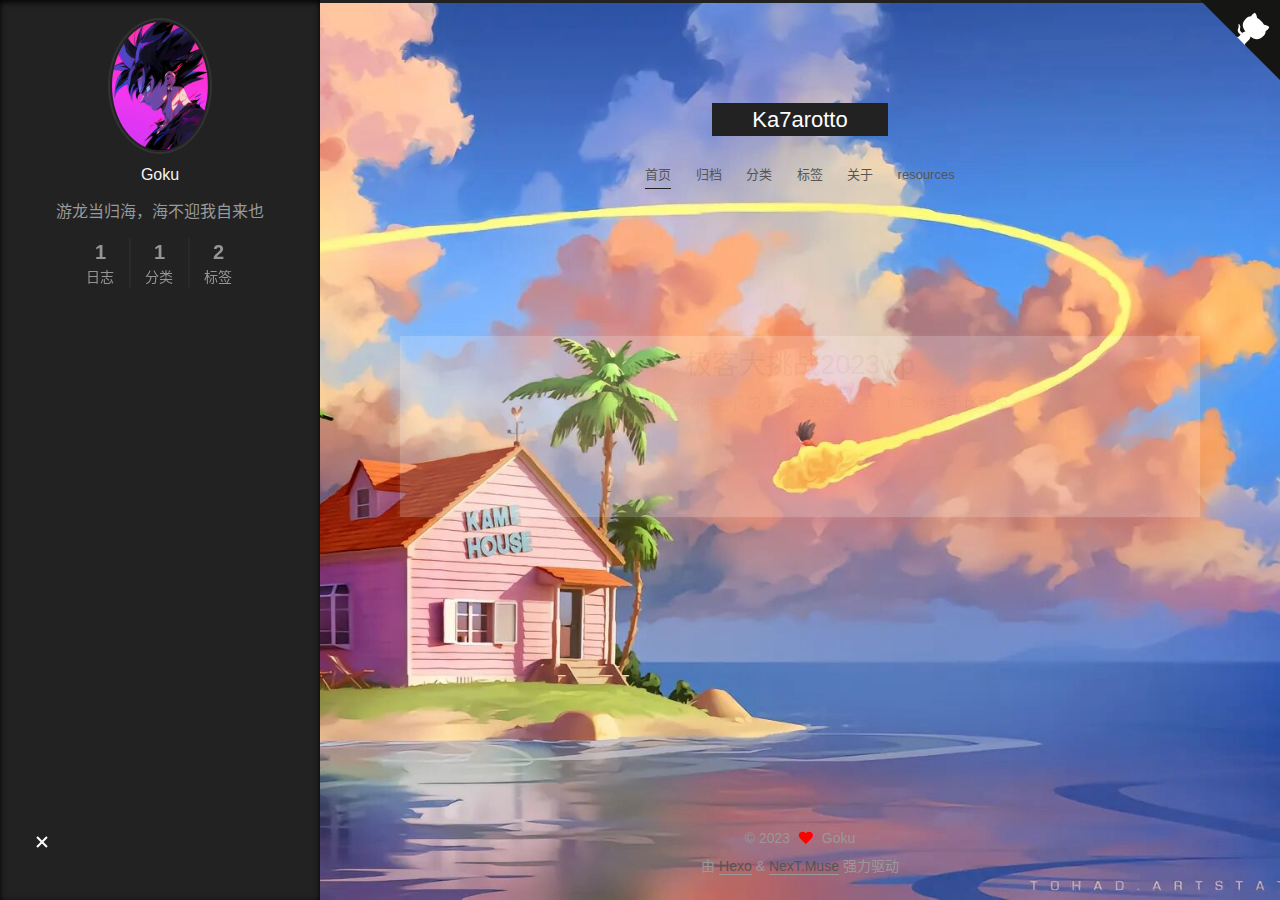
<file: index.html>
<!DOCTYPE html>
<html lang="zh-CN">
<head>
  <meta charset="UTF-8">
<meta name="viewport" content="width=device-width, initial-scale=1, maximum-scale=2">
<meta name="theme-color" content="#222">
<meta name="generator" content="Hexo 7.0.0">
  <link rel="apple-touch-icon" sizes="180x180" href="/images/apple-touch-icon-next.png">
  <link rel="icon" type="image/png" sizes="32x32" href="/images/icon1.jpg">
  <link rel="icon" type="image/png" sizes="16x16" href="/images/icon1.jpg">
  <link rel="mask-icon" href="/images/logo.svg" color="#222">

<link rel="stylesheet" href="/css/main.css">


<link rel="stylesheet" href="/lib/font-awesome/css/all.min.css">

<script id="hexo-configurations">
    var NexT = window.NexT || {};
    var CONFIG = {"hostname":"example.com","root":"/","scheme":"Muse","version":"7.8.0","exturl":false,"sidebar":{"position":"left","display":"always","padding":18,"offset":12,"onmobile":false},"copycode":{"enable":true,"show_result":true,"style":null},"back2top":{"enable":true,"sidebar":false,"scrollpercent":false},"bookmark":{"enable":false,"color":"#222","save":"auto"},"fancybox":false,"mediumzoom":false,"lazyload":false,"pangu":false,"comments":{"style":"tabs","active":null,"storage":true,"lazyload":false,"nav":null},"algolia":{"hits":{"per_page":10},"labels":{"input_placeholder":"Search for Posts","hits_empty":"We didn't find any results for the search: ${query}","hits_stats":"${hits} results found in ${time} ms"}},"localsearch":{"enable":false,"trigger":"auto","top_n_per_article":1,"unescape":false,"preload":false},"motion":{"enable":true,"async":false,"transition":{"post_block":"fadeIn","post_header":"slideDownIn","post_body":"slideDownIn","coll_header":"slideLeftIn","sidebar":"slideUpIn"}}};
  </script>

  <meta name="description" content="游龙当归海，海不迎我自来也">
<meta property="og:type" content="website">
<meta property="og:title" content="Ka7arotto">
<meta property="og:url" content="http://example.com/index.html">
<meta property="og:site_name" content="Ka7arotto">
<meta property="og:description" content="游龙当归海，海不迎我自来也">
<meta property="og:locale" content="zh_CN">
<meta property="article:author" content="Goku">
<meta name="twitter:card" content="summary">

<link rel="canonical" href="http://example.com/">


<script id="page-configurations">
  // https://hexo.io/docs/variables.html
  CONFIG.page = {
    sidebar: "",
    isHome : true,
    isPost : false,
    lang   : 'zh-CN'
  };
</script>

  <title>Ka7arotto</title>
  






  <noscript>
  <style>
  .use-motion .brand,
  .use-motion .menu-item,
  .sidebar-inner,
  .use-motion .post-block,
  .use-motion .pagination,
  .use-motion .comments,
  .use-motion .post-header,
  .use-motion .post-body,
  .use-motion .collection-header { opacity: initial; }

  .use-motion .site-title,
  .use-motion .site-subtitle {
    opacity: initial;
    top: initial;
  }

  .use-motion .logo-line-before i { left: initial; }
  .use-motion .logo-line-after i { right: initial; }
  </style>
</noscript>

<link rel="alternate" href="/rss2.xml" title="Ka7arotto" type="application/rss+xml">
</head>

<body itemscope itemtype="http://schema.org/WebPage">
  <div class="container use-motion">
    <div class="headband"></div>
    <a target="_blank" rel="noopener" href="https://github.com/Ka7arotto" class="github-corner" aria-label="View source on GitHub"><svg width="80" height="80" viewBox="0 0 250 250" style="fill:#151513; color:#fff; position: absolute; top: 0; border: 0; right: 0;" aria-hidden="true"><path d="M0,0 L115,115 L130,115 L142,142 L250,250 L250,0 Z"></path><path d="M128.3,109.0 C113.8,99.7 119.0,89.6 119.0,89.6 C122.0,82.7 120.5,78.6 120.5,78.6 C119.2,72.0 123.4,76.3 123.4,76.3 C127.3,80.9 125.5,87.3 125.5,87.3 C122.9,97.6 130.6,101.9 134.4,103.2" fill="currentColor" style="transform-origin: 130px 106px;" class="octo-arm"></path><path d="M115.0,115.0 C114.9,115.1 118.7,116.5 119.8,115.4 L133.7,101.6 C136.9,99.2 139.9,98.4 142.2,98.6 C133.8,88.0 127.5,74.4 143.8,58.0 C148.5,53.4 154.0,51.2 159.7,51.0 C160.3,49.4 163.2,43.6 171.4,40.1 C171.4,40.1 176.1,42.5 178.8,56.2 C183.1,58.6 187.2,61.8 190.9,65.4 C194.5,69.0 197.7,73.2 200.1,77.6 C213.8,80.2 216.3,84.9 216.3,84.9 C212.7,93.1 206.9,96.0 205.4,96.6 C205.1,102.4 203.0,107.8 198.3,112.5 C181.9,128.9 168.3,122.5 157.7,114.1 C157.9,116.9 156.7,120.9 152.7,124.9 L141.0,136.5 C139.8,137.7 141.6,141.9 141.8,141.8 Z" fill="currentColor" class="octo-body"></path></svg></a><style>.github-corner:hover .octo-arm{animation:octocat-wave 560ms ease-in-out}@keyframes octocat-wave{0%,100%{transform:rotate(0)}20%,60%{transform:rotate(-25deg)}40%,80%{transform:rotate(10deg)}}@media (max-width:500px){.github-corner:hover .octo-arm{animation:none}.github-corner .octo-arm{animation:octocat-wave 560ms ease-in-out}}</style>
    <header class="header" itemscope itemtype="http://schema.org/WPHeader">
      <div class="header-inner"><div class="site-brand-container">
  <div class="site-nav-toggle">
    <div class="toggle" aria-label="切换导航栏">
      <span class="toggle-line toggle-line-first"></span>
      <span class="toggle-line toggle-line-middle"></span>
      <span class="toggle-line toggle-line-last"></span>
    </div>
  </div>

  <div class="site-meta">

    <a href="/" class="brand" rel="start">
      <span class="logo-line-before"><i></i></span>
      <h1 class="site-title">Ka7arotto</h1>
      <span class="logo-line-after"><i></i></span>
    </a>
  </div>

  <div class="site-nav-right">
    <div class="toggle popup-trigger">
    </div>
  </div>
</div>




<nav class="site-nav">
  <ul id="menu" class="main-menu menu">
        <li class="menu-item menu-item-home">

    <a href="/" rel="section"><i class="home fa-fw"></i>首页</a>

  </li>
        <li class="menu-item menu-item-archives">

    <a href="/archives/" rel="section"><i class="archive fa-fw"></i>归档</a>

  </li>
        <li class="menu-item menu-item-categories">

    <a href="/categories/" rel="section"><i class="th fa-fw"></i>分类</a>

  </li>
        <li class="menu-item menu-item-tags">

    <a href="/tags/" rel="section"><i class="tags fa-fw"></i>标签</a>

  </li>
        <li class="menu-item menu-item-about">

    <a href="/about/" rel="section"><i class="user fa-fw"></i>关于</a>

  </li>
        <li class="menu-item menu-item-resources">

    <a href="/resources/" rel="section"><i class="download fa-fw"></i>resources</a>

  </li>
  </ul>
</nav>




</div>
    </header>

    
  <div class="back-to-top">
    <i class="fa fa-arrow-up"></i>
    <span>0%</span>
  </div>


    <main class="main">
      <div class="main-inner">
        <div class="content-wrap">
          

          <div class="content index posts-expand">
            
      
  
  
  <article itemscope itemtype="http://schema.org/Article" class="post-block" lang="zh-CN">
    <link itemprop="mainEntityOfPage" href="http://example.com/2023/08/25/1/">

    <span hidden itemprop="author" itemscope itemtype="http://schema.org/Person">
      <meta itemprop="image" content="/images/avatar2.jpg">
      <meta itemprop="name" content="Goku">
      <meta itemprop="description" content="游龙当归海，海不迎我自来也">
    </span>

    <span hidden itemprop="publisher" itemscope itemtype="http://schema.org/Organization">
      <meta itemprop="name" content="Ka7arotto">
    </span>
      <header class="post-header">
        <h2 class="post-title" itemprop="name headline">
          
            <a href="/2023/08/25/1/" class="post-title-link" itemprop="url">极客大挑战2023wp</a>
        </h2>

        <div class="post-meta">
            <span class="post-meta-item">
              <span class="post-meta-item-icon">
                <i class="far fa-calendar"></i>
              </span>
              <span class="post-meta-item-text">发表于</span>

              <time title="创建时间：2023-08-25 18:03:07" itemprop="dateCreated datePublished" datetime="2023-08-25T18:03:07+08:00">2023-08-25</time>
            </span>
              <span class="post-meta-item">
                <span class="post-meta-item-icon">
                  <i class="far fa-calendar-check"></i>
                </span>
                <span class="post-meta-item-text">更新于</span>
                <time title="修改时间：2023-11-11 11:10:45" itemprop="dateModified" datetime="2023-11-11T11:10:45+08:00">2023-11-11</time>
              </span>
            <span class="post-meta-item">
              <span class="post-meta-item-icon">
                <i class="far fa-folder"></i>
              </span>
              <span class="post-meta-item-text">分类于</span>
                <span itemprop="about" itemscope itemtype="http://schema.org/Thing">
                  <a href="/categories/%E6%AF%94%E8%B5%9Bwp/" itemprop="url" rel="index"><span itemprop="name">比赛wp</span></a>
                </span>
            </span>

          

        </div>
      </header>

    
    
    
    <div class="post-body" itemprop="articleBody">

      
          
      
    </div>

    
    
    

    
      <footer class="post-footer">
        <div class="post-eof"></div>
      </footer>
  </article>
  
  
  


  



          </div>
          

<script>
  window.addEventListener('tabs:register', () => {
    let { activeClass } = CONFIG.comments;
    if (CONFIG.comments.storage) {
      activeClass = localStorage.getItem('comments_active') || activeClass;
    }
    if (activeClass) {
      let activeTab = document.querySelector(`a[href="#comment-${activeClass}"]`);
      if (activeTab) {
        activeTab.click();
      }
    }
  });
  if (CONFIG.comments.storage) {
    window.addEventListener('tabs:click', event => {
      if (!event.target.matches('.tabs-comment .tab-content .tab-pane')) return;
      let commentClass = event.target.classList[1];
      localStorage.setItem('comments_active', commentClass);
    });
  }
</script>

        </div>
          
  
  <div class="toggle sidebar-toggle">
    <span class="toggle-line toggle-line-first"></span>
    <span class="toggle-line toggle-line-middle"></span>
    <span class="toggle-line toggle-line-last"></span>
  </div>

  <aside class="sidebar">
    <div class="sidebar-inner">

      <ul class="sidebar-nav motion-element">
        <li class="sidebar-nav-toc">
          文章目录
        </li>
        <li class="sidebar-nav-overview">
          站点概览
        </li>
      </ul>

      <!--noindex-->
      <div class="post-toc-wrap sidebar-panel">
      </div>
      <!--/noindex-->

      <div class="site-overview-wrap sidebar-panel">
        <div class="site-author motion-element" itemprop="author" itemscope itemtype="http://schema.org/Person">
    <img class="site-author-image" itemprop="image" alt="Goku"
      src="/images/avatar2.jpg">
  <p class="site-author-name" itemprop="name">Goku</p>
  <div class="site-description" itemprop="description">游龙当归海，海不迎我自来也</div>
</div>
<div class="site-state-wrap motion-element">
  <nav class="site-state">
      <div class="site-state-item site-state-posts">
          <a href="/archives/">
        
          <span class="site-state-item-count">1</span>
          <span class="site-state-item-name">日志</span>
        </a>
      </div>
      <div class="site-state-item site-state-categories">
            <a href="/categories/">
          
        <span class="site-state-item-count">1</span>
        <span class="site-state-item-name">分类</span></a>
      </div>
      <div class="site-state-item site-state-tags">
            <a href="/tags/">
          
        <span class="site-state-item-count">2</span>
        <span class="site-state-item-name">标签</span></a>
      </div>
  </nav>
</div>



      </div>

    </div>
  </aside>
  <div id="sidebar-dimmer"></div>


      </div>
    </main>

    <footer class="footer">
      <div class="footer-inner">
        

        

<div class="copyright">
  
  &copy; 
  <span itemprop="copyrightYear">2023</span>
  <span class="with-love">
    <i class="fa fa-heart"></i>
  </span>
  <span class="author" itemprop="copyrightHolder">Goku</span>
</div>
  <div class="powered-by">由 <a href="https://hexo.io/" class="theme-link" rel="noopener" target="_blank">Hexo</a> & <a href="https://muse.theme-next.org/" class="theme-link" rel="noopener" target="_blank">NexT.Muse</a> 强力驱动
  </div>

        








      </div>
    </footer>
  </div>

  
  <script src="/lib/anime.min.js"></script>
  <script src="/lib/velocity/velocity.min.js"></script>
  <script src="/lib/velocity/velocity.ui.min.js"></script>

<script src="/js/utils.js"></script>

<script src="/js/motion.js"></script>


<script src="/js/schemes/muse.js"></script>


<script src="/js/next-boot.js"></script>




  















  

  

</body>
</html>
</file>
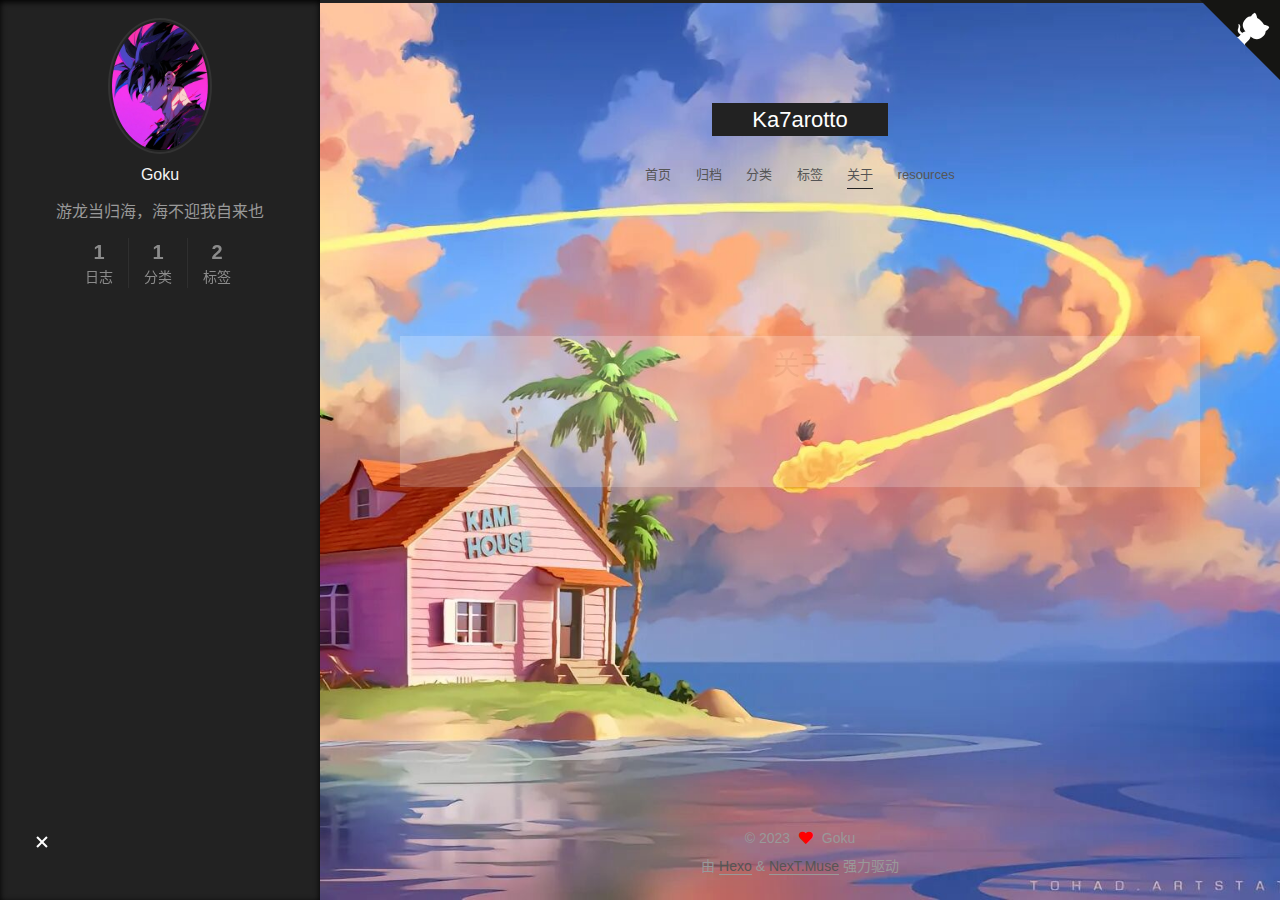
<file: about/index.html>
<!DOCTYPE html>
<html lang="zh-CN">
<head>
  <meta charset="UTF-8">
<meta name="viewport" content="width=device-width, initial-scale=1, maximum-scale=2">
<meta name="theme-color" content="#222">
<meta name="generator" content="Hexo 7.0.0">
  <link rel="apple-touch-icon" sizes="180x180" href="/images/apple-touch-icon-next.png">
  <link rel="icon" type="image/png" sizes="32x32" href="/images/icon1.jpg">
  <link rel="icon" type="image/png" sizes="16x16" href="/images/icon1.jpg">
  <link rel="mask-icon" href="/images/logo.svg" color="#222">

<link rel="stylesheet" href="/css/main.css">


<link rel="stylesheet" href="/lib/font-awesome/css/all.min.css">

<script id="hexo-configurations">
    var NexT = window.NexT || {};
    var CONFIG = {"hostname":"example.com","root":"/","scheme":"Muse","version":"7.8.0","exturl":false,"sidebar":{"position":"left","display":"always","padding":18,"offset":12,"onmobile":false},"copycode":{"enable":true,"show_result":true,"style":null},"back2top":{"enable":true,"sidebar":false,"scrollpercent":false},"bookmark":{"enable":false,"color":"#222","save":"auto"},"fancybox":false,"mediumzoom":false,"lazyload":false,"pangu":false,"comments":{"style":"tabs","active":null,"storage":true,"lazyload":false,"nav":null},"algolia":{"hits":{"per_page":10},"labels":{"input_placeholder":"Search for Posts","hits_empty":"We didn't find any results for the search: ${query}","hits_stats":"${hits} results found in ${time} ms"}},"localsearch":{"enable":false,"trigger":"auto","top_n_per_article":1,"unescape":false,"preload":false},"motion":{"enable":true,"async":false,"transition":{"post_block":"fadeIn","post_header":"slideDownIn","post_body":"slideDownIn","coll_header":"slideLeftIn","sidebar":"slideUpIn"}}};
  </script>

  <meta name="description" content="游龙当归海，海不迎我自来也">
<meta property="og:type" content="website">
<meta property="og:title" content="关于">
<meta property="og:url" content="http://example.com/about/index.html">
<meta property="og:site_name" content="Ka7arotto">
<meta property="og:description" content="游龙当归海，海不迎我自来也">
<meta property="og:locale" content="zh_CN">
<meta property="article:published_time" content="2023-11-09T10:23:41.000Z">
<meta property="article:modified_time" content="2023-11-09T10:26:01.047Z">
<meta property="article:author" content="Goku">
<meta name="twitter:card" content="summary">

<link rel="canonical" href="http://example.com/about/">


<script id="page-configurations">
  // https://hexo.io/docs/variables.html
  CONFIG.page = {
    sidebar: "",
    isHome : false,
    isPost : false,
    lang   : 'zh-CN'
  };
</script>

  <title>关于 | Ka7arotto
</title>
  






  <noscript>
  <style>
  .use-motion .brand,
  .use-motion .menu-item,
  .sidebar-inner,
  .use-motion .post-block,
  .use-motion .pagination,
  .use-motion .comments,
  .use-motion .post-header,
  .use-motion .post-body,
  .use-motion .collection-header { opacity: initial; }

  .use-motion .site-title,
  .use-motion .site-subtitle {
    opacity: initial;
    top: initial;
  }

  .use-motion .logo-line-before i { left: initial; }
  .use-motion .logo-line-after i { right: initial; }
  </style>
</noscript>

<link rel="alternate" href="/rss2.xml" title="Ka7arotto" type="application/rss+xml">
</head>

<body itemscope itemtype="http://schema.org/WebPage">
  <div class="container use-motion">
    <div class="headband"></div>
    <a target="_blank" rel="noopener" href="https://github.com/Ka7arotto" class="github-corner" aria-label="View source on GitHub"><svg width="80" height="80" viewBox="0 0 250 250" style="fill:#151513; color:#fff; position: absolute; top: 0; border: 0; right: 0;" aria-hidden="true"><path d="M0,0 L115,115 L130,115 L142,142 L250,250 L250,0 Z"></path><path d="M128.3,109.0 C113.8,99.7 119.0,89.6 119.0,89.6 C122.0,82.7 120.5,78.6 120.5,78.6 C119.2,72.0 123.4,76.3 123.4,76.3 C127.3,80.9 125.5,87.3 125.5,87.3 C122.9,97.6 130.6,101.9 134.4,103.2" fill="currentColor" style="transform-origin: 130px 106px;" class="octo-arm"></path><path d="M115.0,115.0 C114.9,115.1 118.7,116.5 119.8,115.4 L133.7,101.6 C136.9,99.2 139.9,98.4 142.2,98.6 C133.8,88.0 127.5,74.4 143.8,58.0 C148.5,53.4 154.0,51.2 159.7,51.0 C160.3,49.4 163.2,43.6 171.4,40.1 C171.4,40.1 176.1,42.5 178.8,56.2 C183.1,58.6 187.2,61.8 190.9,65.4 C194.5,69.0 197.7,73.2 200.1,77.6 C213.8,80.2 216.3,84.9 216.3,84.9 C212.7,93.1 206.9,96.0 205.4,96.6 C205.1,102.4 203.0,107.8 198.3,112.5 C181.9,128.9 168.3,122.5 157.7,114.1 C157.9,116.9 156.7,120.9 152.7,124.9 L141.0,136.5 C139.8,137.7 141.6,141.9 141.8,141.8 Z" fill="currentColor" class="octo-body"></path></svg></a><style>.github-corner:hover .octo-arm{animation:octocat-wave 560ms ease-in-out}@keyframes octocat-wave{0%,100%{transform:rotate(0)}20%,60%{transform:rotate(-25deg)}40%,80%{transform:rotate(10deg)}}@media (max-width:500px){.github-corner:hover .octo-arm{animation:none}.github-corner .octo-arm{animation:octocat-wave 560ms ease-in-out}}</style>
    <header class="header" itemscope itemtype="http://schema.org/WPHeader">
      <div class="header-inner"><div class="site-brand-container">
  <div class="site-nav-toggle">
    <div class="toggle" aria-label="切换导航栏">
      <span class="toggle-line toggle-line-first"></span>
      <span class="toggle-line toggle-line-middle"></span>
      <span class="toggle-line toggle-line-last"></span>
    </div>
  </div>

  <div class="site-meta">

    <a href="/" class="brand" rel="start">
      <span class="logo-line-before"><i></i></span>
      <h1 class="site-title">Ka7arotto</h1>
      <span class="logo-line-after"><i></i></span>
    </a>
  </div>

  <div class="site-nav-right">
    <div class="toggle popup-trigger">
    </div>
  </div>
</div>




<nav class="site-nav">
  <ul id="menu" class="main-menu menu">
        <li class="menu-item menu-item-home">

    <a href="/" rel="section"><i class="home fa-fw"></i>首页</a>

  </li>
        <li class="menu-item menu-item-archives">

    <a href="/archives/" rel="section"><i class="archive fa-fw"></i>归档</a>

  </li>
        <li class="menu-item menu-item-categories">

    <a href="/categories/" rel="section"><i class="th fa-fw"></i>分类</a>

  </li>
        <li class="menu-item menu-item-tags">

    <a href="/tags/" rel="section"><i class="tags fa-fw"></i>标签</a>

  </li>
        <li class="menu-item menu-item-about">

    <a href="/about/" rel="section"><i class="user fa-fw"></i>关于</a>

  </li>
        <li class="menu-item menu-item-resources">

    <a href="/resources/" rel="section"><i class="download fa-fw"></i>resources</a>

  </li>
  </ul>
</nav>




</div>
    </header>

    
  <div class="back-to-top">
    <i class="fa fa-arrow-up"></i>
    <span>0%</span>
  </div>


    <main class="main">
      <div class="main-inner">
        <div class="content-wrap">
          
  
  

          <div class="content page posts-expand">
            

    
    
    
    <div class="post-block" lang="zh-CN">
      <header class="post-header">

<h1 class="post-title" itemprop="name headline">关于
</h1>

<div class="post-meta">
  

</div>

</header>

      
      
      
      <div class="post-body">
          
      </div>
      
      
      
    </div>
    

    
    
    


          </div>
          

<script>
  window.addEventListener('tabs:register', () => {
    let { activeClass } = CONFIG.comments;
    if (CONFIG.comments.storage) {
      activeClass = localStorage.getItem('comments_active') || activeClass;
    }
    if (activeClass) {
      let activeTab = document.querySelector(`a[href="#comment-${activeClass}"]`);
      if (activeTab) {
        activeTab.click();
      }
    }
  });
  if (CONFIG.comments.storage) {
    window.addEventListener('tabs:click', event => {
      if (!event.target.matches('.tabs-comment .tab-content .tab-pane')) return;
      let commentClass = event.target.classList[1];
      localStorage.setItem('comments_active', commentClass);
    });
  }
</script>

        </div>
          
  
  <div class="toggle sidebar-toggle">
    <span class="toggle-line toggle-line-first"></span>
    <span class="toggle-line toggle-line-middle"></span>
    <span class="toggle-line toggle-line-last"></span>
  </div>

  <aside class="sidebar">
    <div class="sidebar-inner">

      <ul class="sidebar-nav motion-element">
        <li class="sidebar-nav-toc">
          文章目录
        </li>
        <li class="sidebar-nav-overview">
          站点概览
        </li>
      </ul>

      <!--noindex-->
      <div class="post-toc-wrap sidebar-panel">
      </div>
      <!--/noindex-->

      <div class="site-overview-wrap sidebar-panel">
        <div class="site-author motion-element" itemprop="author" itemscope itemtype="http://schema.org/Person">
    <img class="site-author-image" itemprop="image" alt="Goku"
      src="/images/avatar2.jpg">
  <p class="site-author-name" itemprop="name">Goku</p>
  <div class="site-description" itemprop="description">游龙当归海，海不迎我自来也</div>
</div>
<div class="site-state-wrap motion-element">
  <nav class="site-state">
      <div class="site-state-item site-state-posts">
          <a href="/archives/">
        
          <span class="site-state-item-count">1</span>
          <span class="site-state-item-name">日志</span>
        </a>
      </div>
      <div class="site-state-item site-state-categories">
            <a href="/categories/">
          
        <span class="site-state-item-count">1</span>
        <span class="site-state-item-name">分类</span></a>
      </div>
      <div class="site-state-item site-state-tags">
            <a href="/tags/">
          
        <span class="site-state-item-count">2</span>
        <span class="site-state-item-name">标签</span></a>
      </div>
  </nav>
</div>



      </div>

    </div>
  </aside>
  <div id="sidebar-dimmer"></div>


      </div>
    </main>

    <footer class="footer">
      <div class="footer-inner">
        

        

<div class="copyright">
  
  &copy; 
  <span itemprop="copyrightYear">2023</span>
  <span class="with-love">
    <i class="fa fa-heart"></i>
  </span>
  <span class="author" itemprop="copyrightHolder">Goku</span>
</div>
  <div class="powered-by">由 <a href="https://hexo.io/" class="theme-link" rel="noopener" target="_blank">Hexo</a> & <a href="https://muse.theme-next.org/" class="theme-link" rel="noopener" target="_blank">NexT.Muse</a> 强力驱动
  </div>

        








      </div>
    </footer>
  </div>

  
  <script src="/lib/anime.min.js"></script>
  <script src="/lib/velocity/velocity.min.js"></script>
  <script src="/lib/velocity/velocity.ui.min.js"></script>

<script src="/js/utils.js"></script>

<script src="/js/motion.js"></script>


<script src="/js/schemes/muse.js"></script>


<script src="/js/next-boot.js"></script>




  















  

  

</body>
</html>
</file>
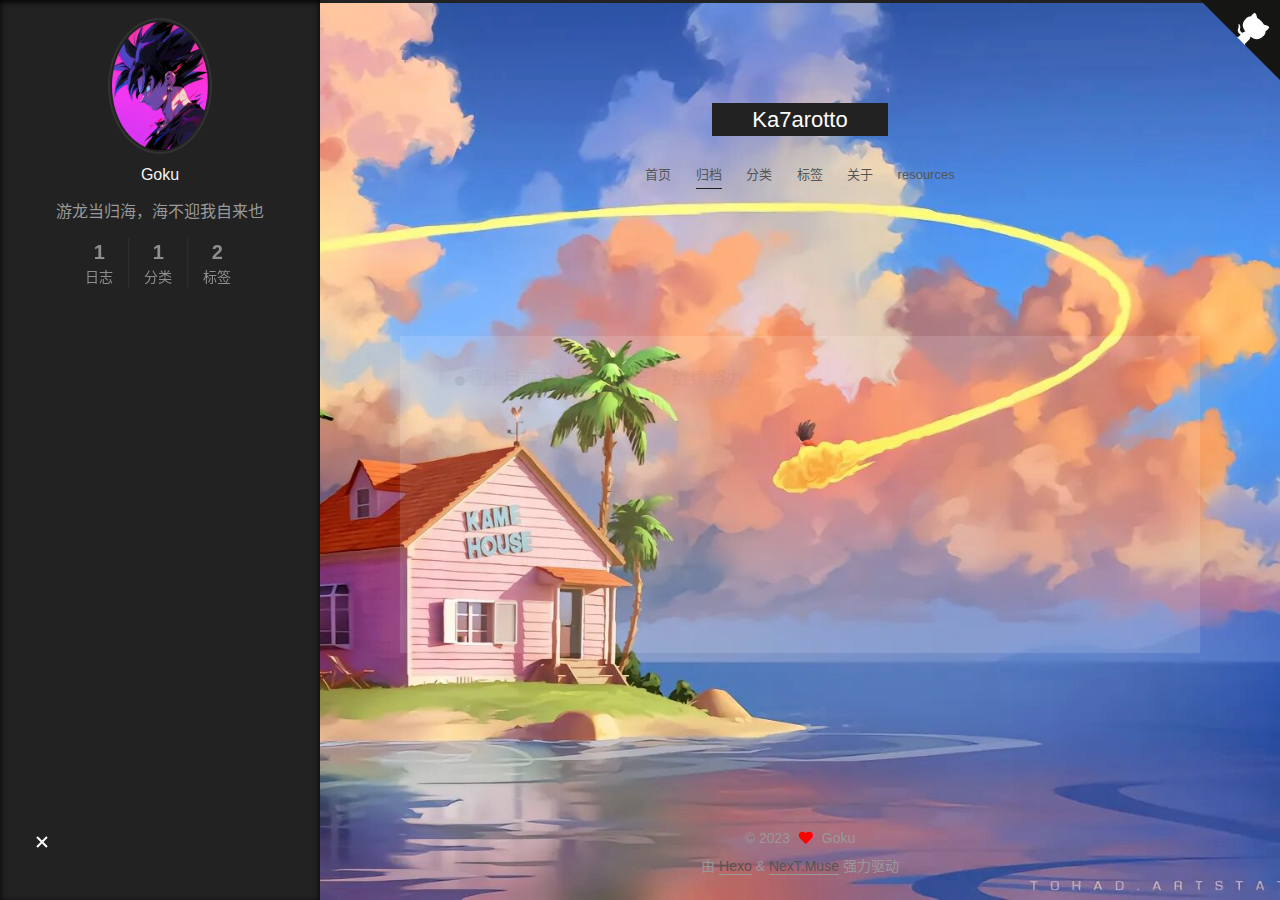
<file: archives/index.html>
<!DOCTYPE html>
<html lang="zh-CN">
<head>
  <meta charset="UTF-8">
<meta name="viewport" content="width=device-width, initial-scale=1, maximum-scale=2">
<meta name="theme-color" content="#222">
<meta name="generator" content="Hexo 7.0.0">
  <link rel="apple-touch-icon" sizes="180x180" href="/images/apple-touch-icon-next.png">
  <link rel="icon" type="image/png" sizes="32x32" href="/images/icon1.jpg">
  <link rel="icon" type="image/png" sizes="16x16" href="/images/icon1.jpg">
  <link rel="mask-icon" href="/images/logo.svg" color="#222">

<link rel="stylesheet" href="/css/main.css">


<link rel="stylesheet" href="/lib/font-awesome/css/all.min.css">

<script id="hexo-configurations">
    var NexT = window.NexT || {};
    var CONFIG = {"hostname":"example.com","root":"/","scheme":"Muse","version":"7.8.0","exturl":false,"sidebar":{"position":"left","display":"always","padding":18,"offset":12,"onmobile":false},"copycode":{"enable":true,"show_result":true,"style":null},"back2top":{"enable":true,"sidebar":false,"scrollpercent":false},"bookmark":{"enable":false,"color":"#222","save":"auto"},"fancybox":false,"mediumzoom":false,"lazyload":false,"pangu":false,"comments":{"style":"tabs","active":null,"storage":true,"lazyload":false,"nav":null},"algolia":{"hits":{"per_page":10},"labels":{"input_placeholder":"Search for Posts","hits_empty":"We didn't find any results for the search: ${query}","hits_stats":"${hits} results found in ${time} ms"}},"localsearch":{"enable":false,"trigger":"auto","top_n_per_article":1,"unescape":false,"preload":false},"motion":{"enable":true,"async":false,"transition":{"post_block":"fadeIn","post_header":"slideDownIn","post_body":"slideDownIn","coll_header":"slideLeftIn","sidebar":"slideUpIn"}}};
  </script>

  <meta name="description" content="游龙当归海，海不迎我自来也">
<meta property="og:type" content="website">
<meta property="og:title" content="Ka7arotto">
<meta property="og:url" content="http://example.com/archives/index.html">
<meta property="og:site_name" content="Ka7arotto">
<meta property="og:description" content="游龙当归海，海不迎我自来也">
<meta property="og:locale" content="zh_CN">
<meta property="article:author" content="Goku">
<meta name="twitter:card" content="summary">

<link rel="canonical" href="http://example.com/archives/">


<script id="page-configurations">
  // https://hexo.io/docs/variables.html
  CONFIG.page = {
    sidebar: "",
    isHome : false,
    isPost : false,
    lang   : 'zh-CN'
  };
</script>

  <title>归档 | Ka7arotto</title>
  






  <noscript>
  <style>
  .use-motion .brand,
  .use-motion .menu-item,
  .sidebar-inner,
  .use-motion .post-block,
  .use-motion .pagination,
  .use-motion .comments,
  .use-motion .post-header,
  .use-motion .post-body,
  .use-motion .collection-header { opacity: initial; }

  .use-motion .site-title,
  .use-motion .site-subtitle {
    opacity: initial;
    top: initial;
  }

  .use-motion .logo-line-before i { left: initial; }
  .use-motion .logo-line-after i { right: initial; }
  </style>
</noscript>

<link rel="alternate" href="/rss2.xml" title="Ka7arotto" type="application/rss+xml">
</head>

<body itemscope itemtype="http://schema.org/WebPage">
  <div class="container use-motion">
    <div class="headband"></div>
    <a target="_blank" rel="noopener" href="https://github.com/Ka7arotto" class="github-corner" aria-label="View source on GitHub"><svg width="80" height="80" viewBox="0 0 250 250" style="fill:#151513; color:#fff; position: absolute; top: 0; border: 0; right: 0;" aria-hidden="true"><path d="M0,0 L115,115 L130,115 L142,142 L250,250 L250,0 Z"></path><path d="M128.3,109.0 C113.8,99.7 119.0,89.6 119.0,89.6 C122.0,82.7 120.5,78.6 120.5,78.6 C119.2,72.0 123.4,76.3 123.4,76.3 C127.3,80.9 125.5,87.3 125.5,87.3 C122.9,97.6 130.6,101.9 134.4,103.2" fill="currentColor" style="transform-origin: 130px 106px;" class="octo-arm"></path><path d="M115.0,115.0 C114.9,115.1 118.7,116.5 119.8,115.4 L133.7,101.6 C136.9,99.2 139.9,98.4 142.2,98.6 C133.8,88.0 127.5,74.4 143.8,58.0 C148.5,53.4 154.0,51.2 159.7,51.0 C160.3,49.4 163.2,43.6 171.4,40.1 C171.4,40.1 176.1,42.5 178.8,56.2 C183.1,58.6 187.2,61.8 190.9,65.4 C194.5,69.0 197.7,73.2 200.1,77.6 C213.8,80.2 216.3,84.9 216.3,84.9 C212.7,93.1 206.9,96.0 205.4,96.6 C205.1,102.4 203.0,107.8 198.3,112.5 C181.9,128.9 168.3,122.5 157.7,114.1 C157.9,116.9 156.7,120.9 152.7,124.9 L141.0,136.5 C139.8,137.7 141.6,141.9 141.8,141.8 Z" fill="currentColor" class="octo-body"></path></svg></a><style>.github-corner:hover .octo-arm{animation:octocat-wave 560ms ease-in-out}@keyframes octocat-wave{0%,100%{transform:rotate(0)}20%,60%{transform:rotate(-25deg)}40%,80%{transform:rotate(10deg)}}@media (max-width:500px){.github-corner:hover .octo-arm{animation:none}.github-corner .octo-arm{animation:octocat-wave 560ms ease-in-out}}</style>
    <header class="header" itemscope itemtype="http://schema.org/WPHeader">
      <div class="header-inner"><div class="site-brand-container">
  <div class="site-nav-toggle">
    <div class="toggle" aria-label="切换导航栏">
      <span class="toggle-line toggle-line-first"></span>
      <span class="toggle-line toggle-line-middle"></span>
      <span class="toggle-line toggle-line-last"></span>
    </div>
  </div>

  <div class="site-meta">

    <a href="/" class="brand" rel="start">
      <span class="logo-line-before"><i></i></span>
      <h1 class="site-title">Ka7arotto</h1>
      <span class="logo-line-after"><i></i></span>
    </a>
  </div>

  <div class="site-nav-right">
    <div class="toggle popup-trigger">
    </div>
  </div>
</div>




<nav class="site-nav">
  <ul id="menu" class="main-menu menu">
        <li class="menu-item menu-item-home">

    <a href="/" rel="section"><i class="home fa-fw"></i>首页</a>

  </li>
        <li class="menu-item menu-item-archives">

    <a href="/archives/" rel="section"><i class="archive fa-fw"></i>归档</a>

  </li>
        <li class="menu-item menu-item-categories">

    <a href="/categories/" rel="section"><i class="th fa-fw"></i>分类</a>

  </li>
        <li class="menu-item menu-item-tags">

    <a href="/tags/" rel="section"><i class="tags fa-fw"></i>标签</a>

  </li>
        <li class="menu-item menu-item-about">

    <a href="/about/" rel="section"><i class="user fa-fw"></i>关于</a>

  </li>
        <li class="menu-item menu-item-resources">

    <a href="/resources/" rel="section"><i class="download fa-fw"></i>resources</a>

  </li>
  </ul>
</nav>




</div>
    </header>

    
  <div class="back-to-top">
    <i class="fa fa-arrow-up"></i>
    <span>0%</span>
  </div>


    <main class="main">
      <div class="main-inner">
        <div class="content-wrap">
          

          <div class="content archive">
            

  
  
  
  <div class="post-block">
    <div class="posts-collapse">
      <div class="collection-title">
        <span class="collection-header">嗯..! 目前共计 1 篇日志。 继续努力。</span>
      </div>

      
    <div class="collection-year">
      <span class="collection-header">2023</span>
    </div>

  <article itemscope itemtype="http://schema.org/Article">
    <header class="post-header">

      <div class="post-meta">
        <time itemprop="dateCreated"
              datetime="2023-08-25T18:03:07+08:00"
              content="2023-08-25">
          08-25
        </time>
      </div>

      <div class="post-title">
          <a class="post-title-link" href="/2023/08/25/1/" itemprop="url">
            <span itemprop="name">极客大挑战2023wp</span>
          </a>
      </div>

    </header>
  </article>


    </div>
  </div>
  
  
  

  



          </div>
          

<script>
  window.addEventListener('tabs:register', () => {
    let { activeClass } = CONFIG.comments;
    if (CONFIG.comments.storage) {
      activeClass = localStorage.getItem('comments_active') || activeClass;
    }
    if (activeClass) {
      let activeTab = document.querySelector(`a[href="#comment-${activeClass}"]`);
      if (activeTab) {
        activeTab.click();
      }
    }
  });
  if (CONFIG.comments.storage) {
    window.addEventListener('tabs:click', event => {
      if (!event.target.matches('.tabs-comment .tab-content .tab-pane')) return;
      let commentClass = event.target.classList[1];
      localStorage.setItem('comments_active', commentClass);
    });
  }
</script>

        </div>
          
  
  <div class="toggle sidebar-toggle">
    <span class="toggle-line toggle-line-first"></span>
    <span class="toggle-line toggle-line-middle"></span>
    <span class="toggle-line toggle-line-last"></span>
  </div>

  <aside class="sidebar">
    <div class="sidebar-inner">

      <ul class="sidebar-nav motion-element">
        <li class="sidebar-nav-toc">
          文章目录
        </li>
        <li class="sidebar-nav-overview">
          站点概览
        </li>
      </ul>

      <!--noindex-->
      <div class="post-toc-wrap sidebar-panel">
      </div>
      <!--/noindex-->

      <div class="site-overview-wrap sidebar-panel">
        <div class="site-author motion-element" itemprop="author" itemscope itemtype="http://schema.org/Person">
    <img class="site-author-image" itemprop="image" alt="Goku"
      src="/images/avatar2.jpg">
  <p class="site-author-name" itemprop="name">Goku</p>
  <div class="site-description" itemprop="description">游龙当归海，海不迎我自来也</div>
</div>
<div class="site-state-wrap motion-element">
  <nav class="site-state">
      <div class="site-state-item site-state-posts">
          <a href="/archives/">
        
          <span class="site-state-item-count">1</span>
          <span class="site-state-item-name">日志</span>
        </a>
      </div>
      <div class="site-state-item site-state-categories">
            <a href="/categories/">
          
        <span class="site-state-item-count">1</span>
        <span class="site-state-item-name">分类</span></a>
      </div>
      <div class="site-state-item site-state-tags">
            <a href="/tags/">
          
        <span class="site-state-item-count">2</span>
        <span class="site-state-item-name">标签</span></a>
      </div>
  </nav>
</div>



      </div>

    </div>
  </aside>
  <div id="sidebar-dimmer"></div>


      </div>
    </main>

    <footer class="footer">
      <div class="footer-inner">
        

        

<div class="copyright">
  
  &copy; 
  <span itemprop="copyrightYear">2023</span>
  <span class="with-love">
    <i class="fa fa-heart"></i>
  </span>
  <span class="author" itemprop="copyrightHolder">Goku</span>
</div>
  <div class="powered-by">由 <a href="https://hexo.io/" class="theme-link" rel="noopener" target="_blank">Hexo</a> & <a href="https://muse.theme-next.org/" class="theme-link" rel="noopener" target="_blank">NexT.Muse</a> 强力驱动
  </div>

        








      </div>
    </footer>
  </div>

  
  <script src="/lib/anime.min.js"></script>
  <script src="/lib/velocity/velocity.min.js"></script>
  <script src="/lib/velocity/velocity.ui.min.js"></script>

<script src="/js/utils.js"></script>

<script src="/js/motion.js"></script>


<script src="/js/schemes/muse.js"></script>


<script src="/js/next-boot.js"></script>




  















  

  

</body>
</html>
</file>
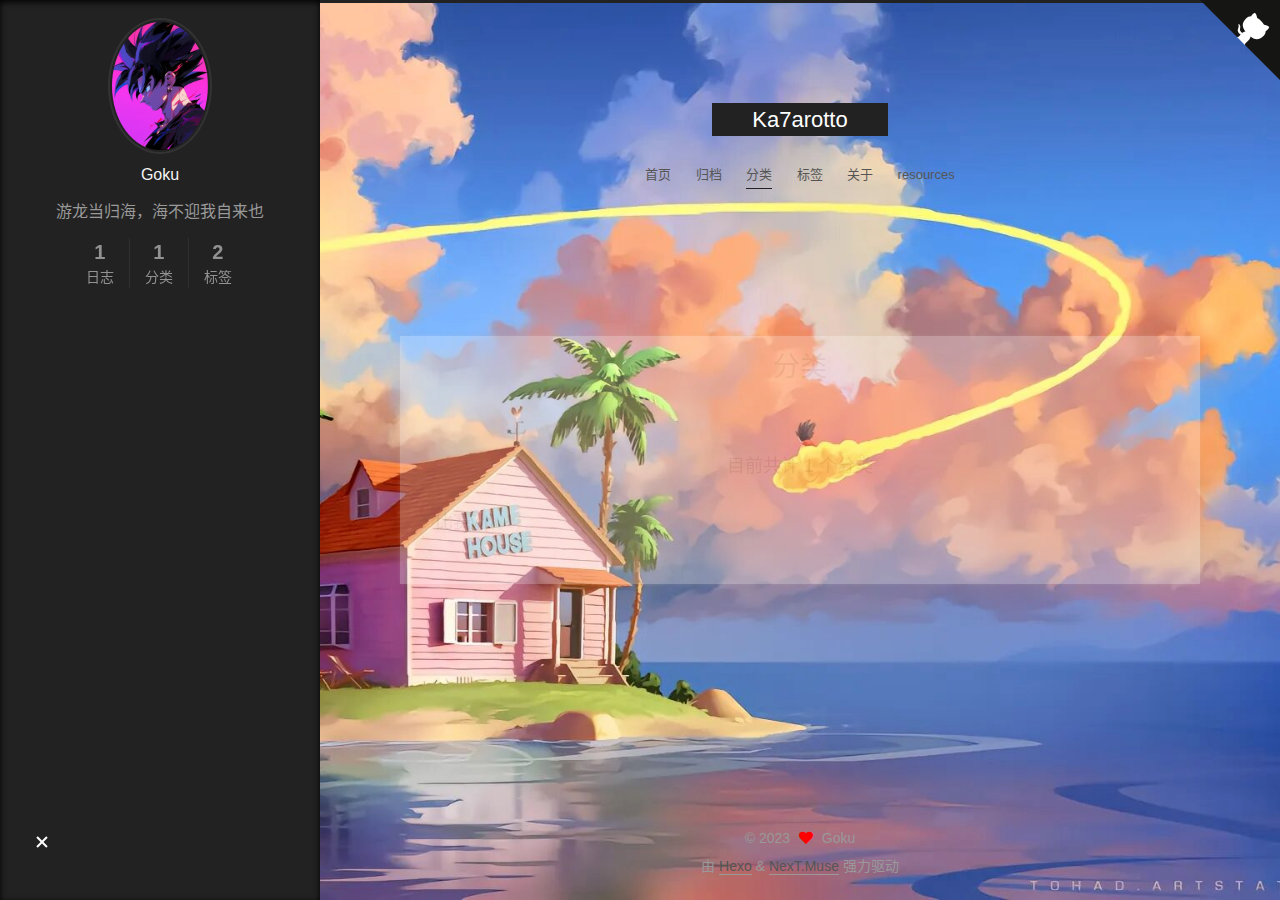
<file: categories/index.html>
<!DOCTYPE html>
<html lang="zh-CN">
<head>
  <meta charset="UTF-8">
<meta name="viewport" content="width=device-width, initial-scale=1, maximum-scale=2">
<meta name="theme-color" content="#222">
<meta name="generator" content="Hexo 7.0.0">
  <link rel="apple-touch-icon" sizes="180x180" href="/images/apple-touch-icon-next.png">
  <link rel="icon" type="image/png" sizes="32x32" href="/images/icon1.jpg">
  <link rel="icon" type="image/png" sizes="16x16" href="/images/icon1.jpg">
  <link rel="mask-icon" href="/images/logo.svg" color="#222">

<link rel="stylesheet" href="/css/main.css">


<link rel="stylesheet" href="/lib/font-awesome/css/all.min.css">

<script id="hexo-configurations">
    var NexT = window.NexT || {};
    var CONFIG = {"hostname":"example.com","root":"/","scheme":"Muse","version":"7.8.0","exturl":false,"sidebar":{"position":"left","display":"always","padding":18,"offset":12,"onmobile":false},"copycode":{"enable":true,"show_result":true,"style":null},"back2top":{"enable":true,"sidebar":false,"scrollpercent":false},"bookmark":{"enable":false,"color":"#222","save":"auto"},"fancybox":false,"mediumzoom":false,"lazyload":false,"pangu":false,"comments":{"style":"tabs","active":null,"storage":true,"lazyload":false,"nav":null},"algolia":{"hits":{"per_page":10},"labels":{"input_placeholder":"Search for Posts","hits_empty":"We didn't find any results for the search: ${query}","hits_stats":"${hits} results found in ${time} ms"}},"localsearch":{"enable":false,"trigger":"auto","top_n_per_article":1,"unescape":false,"preload":false},"motion":{"enable":true,"async":false,"transition":{"post_block":"fadeIn","post_header":"slideDownIn","post_body":"slideDownIn","coll_header":"slideLeftIn","sidebar":"slideUpIn"}}};
  </script>

  <meta name="description" content="游龙当归海，海不迎我自来也">
<meta property="og:type" content="website">
<meta property="og:title" content="分类">
<meta property="og:url" content="http://example.com/categories/index.html">
<meta property="og:site_name" content="Ka7arotto">
<meta property="og:description" content="游龙当归海，海不迎我自来也">
<meta property="og:locale" content="zh_CN">
<meta property="article:published_time" content="2023-11-09T10:23:37.000Z">
<meta property="article:modified_time" content="2023-11-09T10:24:29.205Z">
<meta property="article:author" content="Goku">
<meta name="twitter:card" content="summary">

<link rel="canonical" href="http://example.com/categories/">


<script id="page-configurations">
  // https://hexo.io/docs/variables.html
  CONFIG.page = {
    sidebar: "",
    isHome : false,
    isPost : false,
    lang   : 'zh-CN'
  };
</script>

  <title>分类 | Ka7arotto
</title>
  






  <noscript>
  <style>
  .use-motion .brand,
  .use-motion .menu-item,
  .sidebar-inner,
  .use-motion .post-block,
  .use-motion .pagination,
  .use-motion .comments,
  .use-motion .post-header,
  .use-motion .post-body,
  .use-motion .collection-header { opacity: initial; }

  .use-motion .site-title,
  .use-motion .site-subtitle {
    opacity: initial;
    top: initial;
  }

  .use-motion .logo-line-before i { left: initial; }
  .use-motion .logo-line-after i { right: initial; }
  </style>
</noscript>

<link rel="alternate" href="/rss2.xml" title="Ka7arotto" type="application/rss+xml">
</head>

<body itemscope itemtype="http://schema.org/WebPage">
  <div class="container use-motion">
    <div class="headband"></div>
    <a target="_blank" rel="noopener" href="https://github.com/Ka7arotto" class="github-corner" aria-label="View source on GitHub"><svg width="80" height="80" viewBox="0 0 250 250" style="fill:#151513; color:#fff; position: absolute; top: 0; border: 0; right: 0;" aria-hidden="true"><path d="M0,0 L115,115 L130,115 L142,142 L250,250 L250,0 Z"></path><path d="M128.3,109.0 C113.8,99.7 119.0,89.6 119.0,89.6 C122.0,82.7 120.5,78.6 120.5,78.6 C119.2,72.0 123.4,76.3 123.4,76.3 C127.3,80.9 125.5,87.3 125.5,87.3 C122.9,97.6 130.6,101.9 134.4,103.2" fill="currentColor" style="transform-origin: 130px 106px;" class="octo-arm"></path><path d="M115.0,115.0 C114.9,115.1 118.7,116.5 119.8,115.4 L133.7,101.6 C136.9,99.2 139.9,98.4 142.2,98.6 C133.8,88.0 127.5,74.4 143.8,58.0 C148.5,53.4 154.0,51.2 159.7,51.0 C160.3,49.4 163.2,43.6 171.4,40.1 C171.4,40.1 176.1,42.5 178.8,56.2 C183.1,58.6 187.2,61.8 190.9,65.4 C194.5,69.0 197.7,73.2 200.1,77.6 C213.8,80.2 216.3,84.9 216.3,84.9 C212.7,93.1 206.9,96.0 205.4,96.6 C205.1,102.4 203.0,107.8 198.3,112.5 C181.9,128.9 168.3,122.5 157.7,114.1 C157.9,116.9 156.7,120.9 152.7,124.9 L141.0,136.5 C139.8,137.7 141.6,141.9 141.8,141.8 Z" fill="currentColor" class="octo-body"></path></svg></a><style>.github-corner:hover .octo-arm{animation:octocat-wave 560ms ease-in-out}@keyframes octocat-wave{0%,100%{transform:rotate(0)}20%,60%{transform:rotate(-25deg)}40%,80%{transform:rotate(10deg)}}@media (max-width:500px){.github-corner:hover .octo-arm{animation:none}.github-corner .octo-arm{animation:octocat-wave 560ms ease-in-out}}</style>
    <header class="header" itemscope itemtype="http://schema.org/WPHeader">
      <div class="header-inner"><div class="site-brand-container">
  <div class="site-nav-toggle">
    <div class="toggle" aria-label="切换导航栏">
      <span class="toggle-line toggle-line-first"></span>
      <span class="toggle-line toggle-line-middle"></span>
      <span class="toggle-line toggle-line-last"></span>
    </div>
  </div>

  <div class="site-meta">

    <a href="/" class="brand" rel="start">
      <span class="logo-line-before"><i></i></span>
      <h1 class="site-title">Ka7arotto</h1>
      <span class="logo-line-after"><i></i></span>
    </a>
  </div>

  <div class="site-nav-right">
    <div class="toggle popup-trigger">
    </div>
  </div>
</div>




<nav class="site-nav">
  <ul id="menu" class="main-menu menu">
        <li class="menu-item menu-item-home">

    <a href="/" rel="section"><i class="home fa-fw"></i>首页</a>

  </li>
        <li class="menu-item menu-item-archives">

    <a href="/archives/" rel="section"><i class="archive fa-fw"></i>归档</a>

  </li>
        <li class="menu-item menu-item-categories">

    <a href="/categories/" rel="section"><i class="th fa-fw"></i>分类</a>

  </li>
        <li class="menu-item menu-item-tags">

    <a href="/tags/" rel="section"><i class="tags fa-fw"></i>标签</a>

  </li>
        <li class="menu-item menu-item-about">

    <a href="/about/" rel="section"><i class="user fa-fw"></i>关于</a>

  </li>
        <li class="menu-item menu-item-resources">

    <a href="/resources/" rel="section"><i class="download fa-fw"></i>resources</a>

  </li>
  </ul>
</nav>




</div>
    </header>

    
  <div class="back-to-top">
    <i class="fa fa-arrow-up"></i>
    <span>0%</span>
  </div>


    <main class="main">
      <div class="main-inner">
        <div class="content-wrap">
          
  
  

          <div class="content page posts-expand">
            

    
    
    
    <div class="post-block" lang="zh-CN">
      <header class="post-header">

<h1 class="post-title" itemprop="name headline">分类
</h1>

<div class="post-meta">
  

</div>

</header>

      
      
      
      <div class="post-body">
          <div class="category-all-page">
            <div class="category-all-title">
              目前共计 1 个分类
            </div>
            <div class="category-all">
              <ul class="category-list"><li class="category-list-item"><a class="category-list-link" href="/categories/%E6%AF%94%E8%B5%9Bwp/">比赛wp</a><span class="category-list-count">1</span></li></ul>
            </div>
          </div>
        
      </div>
      
      
      
    </div>
    

    
    
    


          </div>
          

<script>
  window.addEventListener('tabs:register', () => {
    let { activeClass } = CONFIG.comments;
    if (CONFIG.comments.storage) {
      activeClass = localStorage.getItem('comments_active') || activeClass;
    }
    if (activeClass) {
      let activeTab = document.querySelector(`a[href="#comment-${activeClass}"]`);
      if (activeTab) {
        activeTab.click();
      }
    }
  });
  if (CONFIG.comments.storage) {
    window.addEventListener('tabs:click', event => {
      if (!event.target.matches('.tabs-comment .tab-content .tab-pane')) return;
      let commentClass = event.target.classList[1];
      localStorage.setItem('comments_active', commentClass);
    });
  }
</script>

        </div>
          
  
  <div class="toggle sidebar-toggle">
    <span class="toggle-line toggle-line-first"></span>
    <span class="toggle-line toggle-line-middle"></span>
    <span class="toggle-line toggle-line-last"></span>
  </div>

  <aside class="sidebar">
    <div class="sidebar-inner">

      <ul class="sidebar-nav motion-element">
        <li class="sidebar-nav-toc">
          文章目录
        </li>
        <li class="sidebar-nav-overview">
          站点概览
        </li>
      </ul>

      <!--noindex-->
      <div class="post-toc-wrap sidebar-panel">
      </div>
      <!--/noindex-->

      <div class="site-overview-wrap sidebar-panel">
        <div class="site-author motion-element" itemprop="author" itemscope itemtype="http://schema.org/Person">
    <img class="site-author-image" itemprop="image" alt="Goku"
      src="/images/avatar2.jpg">
  <p class="site-author-name" itemprop="name">Goku</p>
  <div class="site-description" itemprop="description">游龙当归海，海不迎我自来也</div>
</div>
<div class="site-state-wrap motion-element">
  <nav class="site-state">
      <div class="site-state-item site-state-posts">
          <a href="/archives/">
        
          <span class="site-state-item-count">1</span>
          <span class="site-state-item-name">日志</span>
        </a>
      </div>
      <div class="site-state-item site-state-categories">
            <a href="/categories/">
          
        <span class="site-state-item-count">1</span>
        <span class="site-state-item-name">分类</span></a>
      </div>
      <div class="site-state-item site-state-tags">
            <a href="/tags/">
          
        <span class="site-state-item-count">2</span>
        <span class="site-state-item-name">标签</span></a>
      </div>
  </nav>
</div>



      </div>

    </div>
  </aside>
  <div id="sidebar-dimmer"></div>


      </div>
    </main>

    <footer class="footer">
      <div class="footer-inner">
        

        

<div class="copyright">
  
  &copy; 
  <span itemprop="copyrightYear">2023</span>
  <span class="with-love">
    <i class="fa fa-heart"></i>
  </span>
  <span class="author" itemprop="copyrightHolder">Goku</span>
</div>
  <div class="powered-by">由 <a href="https://hexo.io/" class="theme-link" rel="noopener" target="_blank">Hexo</a> & <a href="https://muse.theme-next.org/" class="theme-link" rel="noopener" target="_blank">NexT.Muse</a> 强力驱动
  </div>

        








      </div>
    </footer>
  </div>

  
  <script src="/lib/anime.min.js"></script>
  <script src="/lib/velocity/velocity.min.js"></script>
  <script src="/lib/velocity/velocity.ui.min.js"></script>

<script src="/js/utils.js"></script>

<script src="/js/motion.js"></script>


<script src="/js/schemes/muse.js"></script>


<script src="/js/next-boot.js"></script>




  















  

  

</body>
</html>
</file>
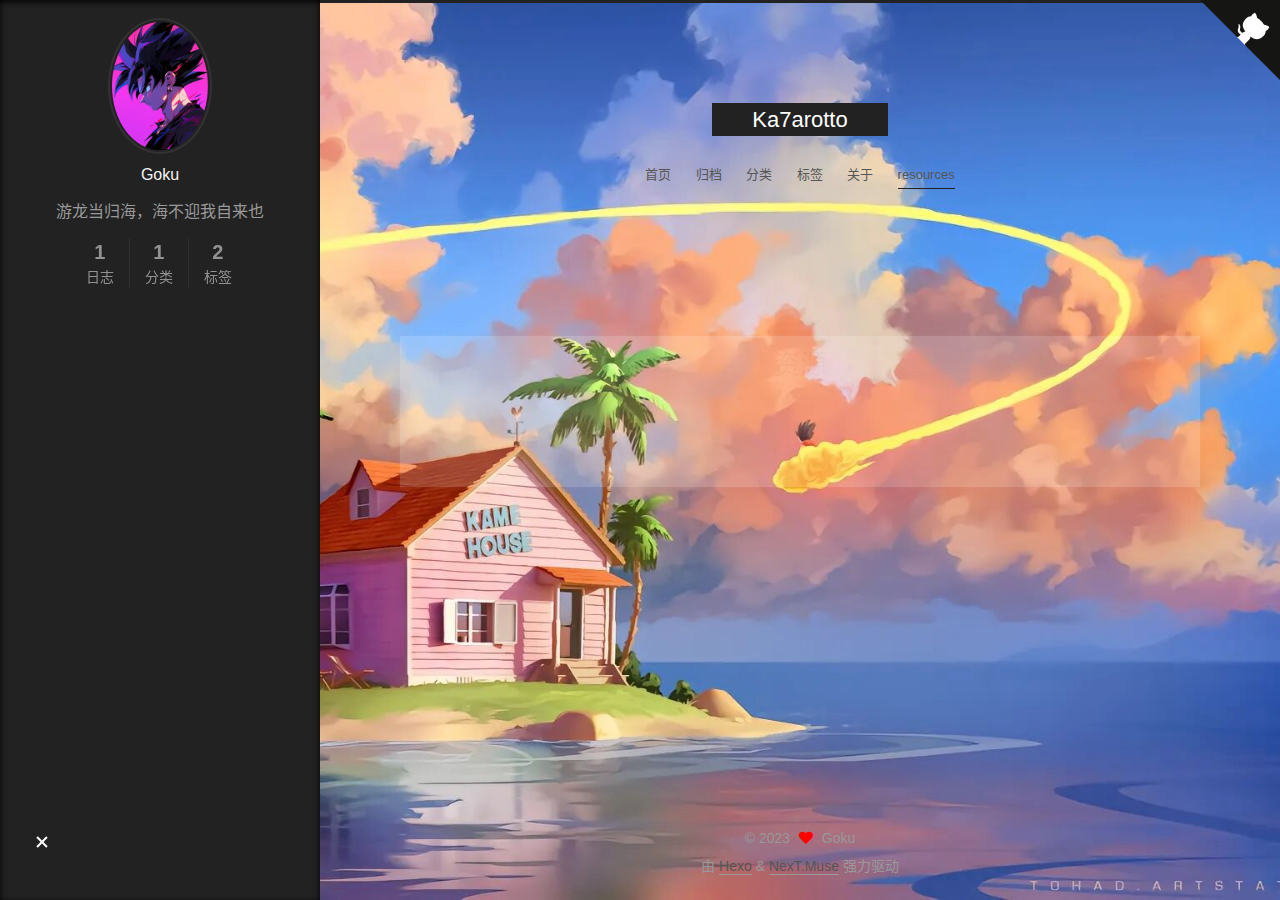
<file: resources/index.html>
<!DOCTYPE html>
<html lang="zh-CN">
<head>
  <meta charset="UTF-8">
<meta name="viewport" content="width=device-width, initial-scale=1, maximum-scale=2">
<meta name="theme-color" content="#222">
<meta name="generator" content="Hexo 7.0.0">
  <link rel="apple-touch-icon" sizes="180x180" href="/images/apple-touch-icon-next.png">
  <link rel="icon" type="image/png" sizes="32x32" href="/images/icon1.jpg">
  <link rel="icon" type="image/png" sizes="16x16" href="/images/icon1.jpg">
  <link rel="mask-icon" href="/images/logo.svg" color="#222">

<link rel="stylesheet" href="/css/main.css">


<link rel="stylesheet" href="/lib/font-awesome/css/all.min.css">

<script id="hexo-configurations">
    var NexT = window.NexT || {};
    var CONFIG = {"hostname":"example.com","root":"/","scheme":"Muse","version":"7.8.0","exturl":false,"sidebar":{"position":"left","display":"always","padding":18,"offset":12,"onmobile":false},"copycode":{"enable":true,"show_result":true,"style":null},"back2top":{"enable":true,"sidebar":false,"scrollpercent":false},"bookmark":{"enable":false,"color":"#222","save":"auto"},"fancybox":false,"mediumzoom":false,"lazyload":false,"pangu":false,"comments":{"style":"tabs","active":null,"storage":true,"lazyload":false,"nav":null},"algolia":{"hits":{"per_page":10},"labels":{"input_placeholder":"Search for Posts","hits_empty":"We didn't find any results for the search: ${query}","hits_stats":"${hits} results found in ${time} ms"}},"localsearch":{"enable":false,"trigger":"auto","top_n_per_article":1,"unescape":false,"preload":false},"motion":{"enable":true,"async":false,"transition":{"post_block":"fadeIn","post_header":"slideDownIn","post_body":"slideDownIn","coll_header":"slideLeftIn","sidebar":"slideUpIn"}}};
  </script>

  <meta name="description" content="游龙当归海，海不迎我自来也">
<meta property="og:type" content="website">
<meta property="og:title" content="资源">
<meta property="og:url" content="http://example.com/resources/index.html">
<meta property="og:site_name" content="Ka7arotto">
<meta property="og:description" content="游龙当归海，海不迎我自来也">
<meta property="og:locale" content="zh_CN">
<meta property="article:published_time" content="2023-11-09T10:23:43.000Z">
<meta property="article:modified_time" content="2023-11-09T10:26:48.820Z">
<meta property="article:author" content="Goku">
<meta name="twitter:card" content="summary">

<link rel="canonical" href="http://example.com/resources/">


<script id="page-configurations">
  // https://hexo.io/docs/variables.html
  CONFIG.page = {
    sidebar: "",
    isHome : false,
    isPost : false,
    lang   : 'zh-CN'
  };
</script>

  <title>资源 | Ka7arotto
</title>
  






  <noscript>
  <style>
  .use-motion .brand,
  .use-motion .menu-item,
  .sidebar-inner,
  .use-motion .post-block,
  .use-motion .pagination,
  .use-motion .comments,
  .use-motion .post-header,
  .use-motion .post-body,
  .use-motion .collection-header { opacity: initial; }

  .use-motion .site-title,
  .use-motion .site-subtitle {
    opacity: initial;
    top: initial;
  }

  .use-motion .logo-line-before i { left: initial; }
  .use-motion .logo-line-after i { right: initial; }
  </style>
</noscript>

<link rel="alternate" href="/rss2.xml" title="Ka7arotto" type="application/rss+xml">
</head>

<body itemscope itemtype="http://schema.org/WebPage">
  <div class="container use-motion">
    <div class="headband"></div>
    <a target="_blank" rel="noopener" href="https://github.com/Ka7arotto" class="github-corner" aria-label="View source on GitHub"><svg width="80" height="80" viewBox="0 0 250 250" style="fill:#151513; color:#fff; position: absolute; top: 0; border: 0; right: 0;" aria-hidden="true"><path d="M0,0 L115,115 L130,115 L142,142 L250,250 L250,0 Z"></path><path d="M128.3,109.0 C113.8,99.7 119.0,89.6 119.0,89.6 C122.0,82.7 120.5,78.6 120.5,78.6 C119.2,72.0 123.4,76.3 123.4,76.3 C127.3,80.9 125.5,87.3 125.5,87.3 C122.9,97.6 130.6,101.9 134.4,103.2" fill="currentColor" style="transform-origin: 130px 106px;" class="octo-arm"></path><path d="M115.0,115.0 C114.9,115.1 118.7,116.5 119.8,115.4 L133.7,101.6 C136.9,99.2 139.9,98.4 142.2,98.6 C133.8,88.0 127.5,74.4 143.8,58.0 C148.5,53.4 154.0,51.2 159.7,51.0 C160.3,49.4 163.2,43.6 171.4,40.1 C171.4,40.1 176.1,42.5 178.8,56.2 C183.1,58.6 187.2,61.8 190.9,65.4 C194.5,69.0 197.7,73.2 200.1,77.6 C213.8,80.2 216.3,84.9 216.3,84.9 C212.7,93.1 206.9,96.0 205.4,96.6 C205.1,102.4 203.0,107.8 198.3,112.5 C181.9,128.9 168.3,122.5 157.7,114.1 C157.9,116.9 156.7,120.9 152.7,124.9 L141.0,136.5 C139.8,137.7 141.6,141.9 141.8,141.8 Z" fill="currentColor" class="octo-body"></path></svg></a><style>.github-corner:hover .octo-arm{animation:octocat-wave 560ms ease-in-out}@keyframes octocat-wave{0%,100%{transform:rotate(0)}20%,60%{transform:rotate(-25deg)}40%,80%{transform:rotate(10deg)}}@media (max-width:500px){.github-corner:hover .octo-arm{animation:none}.github-corner .octo-arm{animation:octocat-wave 560ms ease-in-out}}</style>
    <header class="header" itemscope itemtype="http://schema.org/WPHeader">
      <div class="header-inner"><div class="site-brand-container">
  <div class="site-nav-toggle">
    <div class="toggle" aria-label="切换导航栏">
      <span class="toggle-line toggle-line-first"></span>
      <span class="toggle-line toggle-line-middle"></span>
      <span class="toggle-line toggle-line-last"></span>
    </div>
  </div>

  <div class="site-meta">

    <a href="/" class="brand" rel="start">
      <span class="logo-line-before"><i></i></span>
      <h1 class="site-title">Ka7arotto</h1>
      <span class="logo-line-after"><i></i></span>
    </a>
  </div>

  <div class="site-nav-right">
    <div class="toggle popup-trigger">
    </div>
  </div>
</div>




<nav class="site-nav">
  <ul id="menu" class="main-menu menu">
        <li class="menu-item menu-item-home">

    <a href="/" rel="section"><i class="home fa-fw"></i>首页</a>

  </li>
        <li class="menu-item menu-item-archives">

    <a href="/archives/" rel="section"><i class="archive fa-fw"></i>归档</a>

  </li>
        <li class="menu-item menu-item-categories">

    <a href="/categories/" rel="section"><i class="th fa-fw"></i>分类</a>

  </li>
        <li class="menu-item menu-item-tags">

    <a href="/tags/" rel="section"><i class="tags fa-fw"></i>标签</a>

  </li>
        <li class="menu-item menu-item-about">

    <a href="/about/" rel="section"><i class="user fa-fw"></i>关于</a>

  </li>
        <li class="menu-item menu-item-resources">

    <a href="/resources/" rel="section"><i class="download fa-fw"></i>resources</a>

  </li>
  </ul>
</nav>




</div>
    </header>

    
  <div class="back-to-top">
    <i class="fa fa-arrow-up"></i>
    <span>0%</span>
  </div>


    <main class="main">
      <div class="main-inner">
        <div class="content-wrap">
          
  
  

          <div class="content page posts-expand">
            

    
    
    
    <div class="post-block" lang="zh-CN">
      <header class="post-header">

<h1 class="post-title" itemprop="name headline">资源
</h1>

<div class="post-meta">
  

</div>

</header>

      
      
      
      <div class="post-body">
          
      </div>
      
      
      
    </div>
    

    
    
    


          </div>
          

<script>
  window.addEventListener('tabs:register', () => {
    let { activeClass } = CONFIG.comments;
    if (CONFIG.comments.storage) {
      activeClass = localStorage.getItem('comments_active') || activeClass;
    }
    if (activeClass) {
      let activeTab = document.querySelector(`a[href="#comment-${activeClass}"]`);
      if (activeTab) {
        activeTab.click();
      }
    }
  });
  if (CONFIG.comments.storage) {
    window.addEventListener('tabs:click', event => {
      if (!event.target.matches('.tabs-comment .tab-content .tab-pane')) return;
      let commentClass = event.target.classList[1];
      localStorage.setItem('comments_active', commentClass);
    });
  }
</script>

        </div>
          
  
  <div class="toggle sidebar-toggle">
    <span class="toggle-line toggle-line-first"></span>
    <span class="toggle-line toggle-line-middle"></span>
    <span class="toggle-line toggle-line-last"></span>
  </div>

  <aside class="sidebar">
    <div class="sidebar-inner">

      <ul class="sidebar-nav motion-element">
        <li class="sidebar-nav-toc">
          文章目录
        </li>
        <li class="sidebar-nav-overview">
          站点概览
        </li>
      </ul>

      <!--noindex-->
      <div class="post-toc-wrap sidebar-panel">
      </div>
      <!--/noindex-->

      <div class="site-overview-wrap sidebar-panel">
        <div class="site-author motion-element" itemprop="author" itemscope itemtype="http://schema.org/Person">
    <img class="site-author-image" itemprop="image" alt="Goku"
      src="/images/avatar2.jpg">
  <p class="site-author-name" itemprop="name">Goku</p>
  <div class="site-description" itemprop="description">游龙当归海，海不迎我自来也</div>
</div>
<div class="site-state-wrap motion-element">
  <nav class="site-state">
      <div class="site-state-item site-state-posts">
          <a href="/archives/">
        
          <span class="site-state-item-count">1</span>
          <span class="site-state-item-name">日志</span>
        </a>
      </div>
      <div class="site-state-item site-state-categories">
            <a href="/categories/">
          
        <span class="site-state-item-count">1</span>
        <span class="site-state-item-name">分类</span></a>
      </div>
      <div class="site-state-item site-state-tags">
            <a href="/tags/">
          
        <span class="site-state-item-count">2</span>
        <span class="site-state-item-name">标签</span></a>
      </div>
  </nav>
</div>



      </div>

    </div>
  </aside>
  <div id="sidebar-dimmer"></div>


      </div>
    </main>

    <footer class="footer">
      <div class="footer-inner">
        

        

<div class="copyright">
  
  &copy; 
  <span itemprop="copyrightYear">2023</span>
  <span class="with-love">
    <i class="fa fa-heart"></i>
  </span>
  <span class="author" itemprop="copyrightHolder">Goku</span>
</div>
  <div class="powered-by">由 <a href="https://hexo.io/" class="theme-link" rel="noopener" target="_blank">Hexo</a> & <a href="https://muse.theme-next.org/" class="theme-link" rel="noopener" target="_blank">NexT.Muse</a> 强力驱动
  </div>

        








      </div>
    </footer>
  </div>

  
  <script src="/lib/anime.min.js"></script>
  <script src="/lib/velocity/velocity.min.js"></script>
  <script src="/lib/velocity/velocity.ui.min.js"></script>

<script src="/js/utils.js"></script>

<script src="/js/motion.js"></script>


<script src="/js/schemes/muse.js"></script>


<script src="/js/next-boot.js"></script>




  















  

  

</body>
</html>
</file>
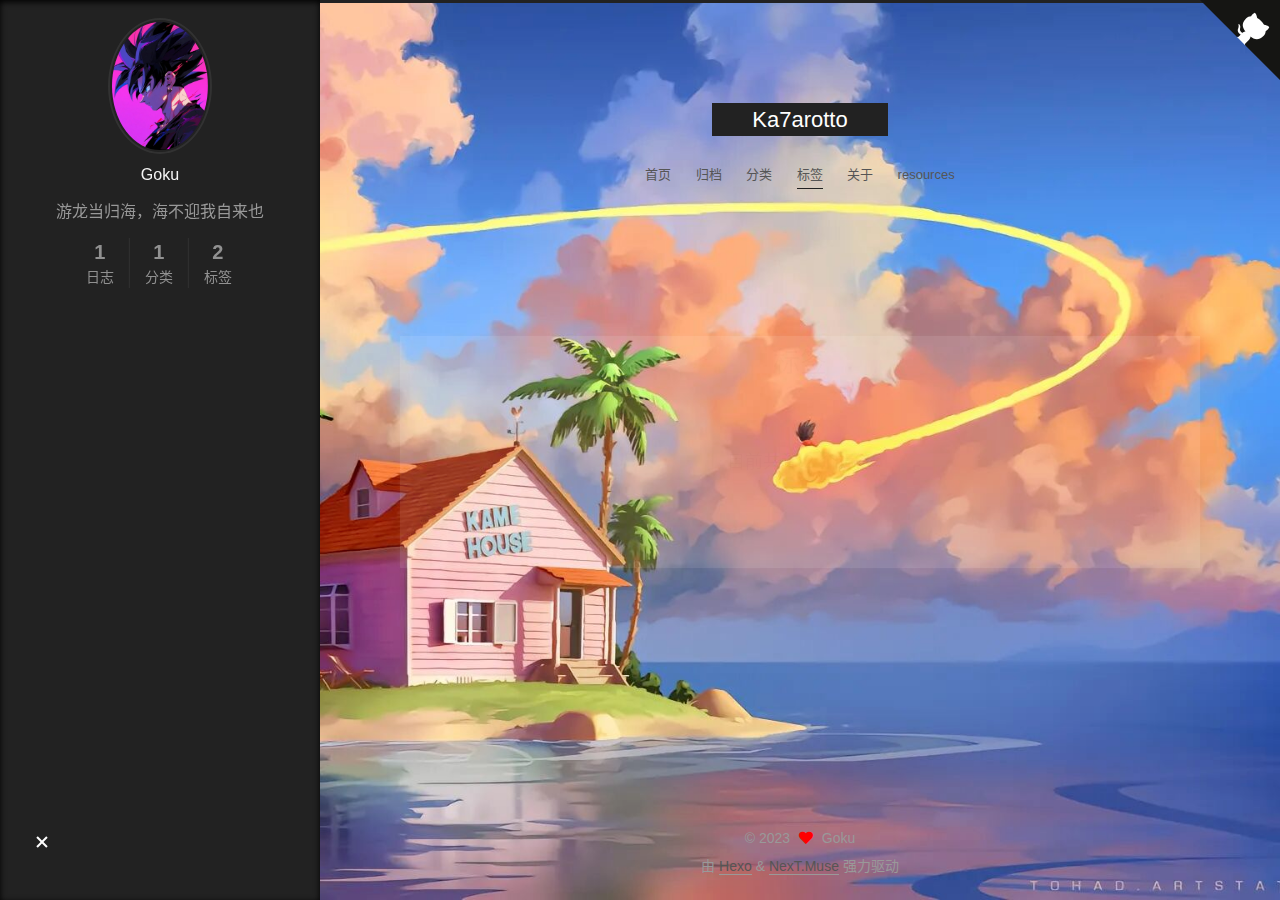
<file: tags/index.html>
<!DOCTYPE html>
<html lang="zh-CN">
<head>
  <meta charset="UTF-8">
<meta name="viewport" content="width=device-width, initial-scale=1, maximum-scale=2">
<meta name="theme-color" content="#222">
<meta name="generator" content="Hexo 7.0.0">
  <link rel="apple-touch-icon" sizes="180x180" href="/images/apple-touch-icon-next.png">
  <link rel="icon" type="image/png" sizes="32x32" href="/images/icon1.jpg">
  <link rel="icon" type="image/png" sizes="16x16" href="/images/icon1.jpg">
  <link rel="mask-icon" href="/images/logo.svg" color="#222">

<link rel="stylesheet" href="/css/main.css">


<link rel="stylesheet" href="/lib/font-awesome/css/all.min.css">

<script id="hexo-configurations">
    var NexT = window.NexT || {};
    var CONFIG = {"hostname":"example.com","root":"/","scheme":"Muse","version":"7.8.0","exturl":false,"sidebar":{"position":"left","display":"always","padding":18,"offset":12,"onmobile":false},"copycode":{"enable":true,"show_result":true,"style":null},"back2top":{"enable":true,"sidebar":false,"scrollpercent":false},"bookmark":{"enable":false,"color":"#222","save":"auto"},"fancybox":false,"mediumzoom":false,"lazyload":false,"pangu":false,"comments":{"style":"tabs","active":null,"storage":true,"lazyload":false,"nav":null},"algolia":{"hits":{"per_page":10},"labels":{"input_placeholder":"Search for Posts","hits_empty":"We didn't find any results for the search: ${query}","hits_stats":"${hits} results found in ${time} ms"}},"localsearch":{"enable":false,"trigger":"auto","top_n_per_article":1,"unescape":false,"preload":false},"motion":{"enable":true,"async":false,"transition":{"post_block":"fadeIn","post_header":"slideDownIn","post_body":"slideDownIn","coll_header":"slideLeftIn","sidebar":"slideUpIn"}}};
  </script>

  <meta name="description" content="游龙当归海，海不迎我自来也">
<meta property="og:type" content="website">
<meta property="og:title" content="标签">
<meta property="og:url" content="http://example.com/tags/index.html">
<meta property="og:site_name" content="Ka7arotto">
<meta property="og:description" content="游龙当归海，海不迎我自来也">
<meta property="og:locale" content="zh_CN">
<meta property="article:published_time" content="2023-11-09T10:23:39.000Z">
<meta property="article:modified_time" content="2023-11-09T10:24:56.602Z">
<meta property="article:author" content="Goku">
<meta name="twitter:card" content="summary">

<link rel="canonical" href="http://example.com/tags/">


<script id="page-configurations">
  // https://hexo.io/docs/variables.html
  CONFIG.page = {
    sidebar: "",
    isHome : false,
    isPost : false,
    lang   : 'zh-CN'
  };
</script>

  <title>标签 | Ka7arotto
</title>
  






  <noscript>
  <style>
  .use-motion .brand,
  .use-motion .menu-item,
  .sidebar-inner,
  .use-motion .post-block,
  .use-motion .pagination,
  .use-motion .comments,
  .use-motion .post-header,
  .use-motion .post-body,
  .use-motion .collection-header { opacity: initial; }

  .use-motion .site-title,
  .use-motion .site-subtitle {
    opacity: initial;
    top: initial;
  }

  .use-motion .logo-line-before i { left: initial; }
  .use-motion .logo-line-after i { right: initial; }
  </style>
</noscript>

<link rel="alternate" href="/rss2.xml" title="Ka7arotto" type="application/rss+xml">
</head>

<body itemscope itemtype="http://schema.org/WebPage">
  <div class="container use-motion">
    <div class="headband"></div>
    <a target="_blank" rel="noopener" href="https://github.com/Ka7arotto" class="github-corner" aria-label="View source on GitHub"><svg width="80" height="80" viewBox="0 0 250 250" style="fill:#151513; color:#fff; position: absolute; top: 0; border: 0; right: 0;" aria-hidden="true"><path d="M0,0 L115,115 L130,115 L142,142 L250,250 L250,0 Z"></path><path d="M128.3,109.0 C113.8,99.7 119.0,89.6 119.0,89.6 C122.0,82.7 120.5,78.6 120.5,78.6 C119.2,72.0 123.4,76.3 123.4,76.3 C127.3,80.9 125.5,87.3 125.5,87.3 C122.9,97.6 130.6,101.9 134.4,103.2" fill="currentColor" style="transform-origin: 130px 106px;" class="octo-arm"></path><path d="M115.0,115.0 C114.9,115.1 118.7,116.5 119.8,115.4 L133.7,101.6 C136.9,99.2 139.9,98.4 142.2,98.6 C133.8,88.0 127.5,74.4 143.8,58.0 C148.5,53.4 154.0,51.2 159.7,51.0 C160.3,49.4 163.2,43.6 171.4,40.1 C171.4,40.1 176.1,42.5 178.8,56.2 C183.1,58.6 187.2,61.8 190.9,65.4 C194.5,69.0 197.7,73.2 200.1,77.6 C213.8,80.2 216.3,84.9 216.3,84.9 C212.7,93.1 206.9,96.0 205.4,96.6 C205.1,102.4 203.0,107.8 198.3,112.5 C181.9,128.9 168.3,122.5 157.7,114.1 C157.9,116.9 156.7,120.9 152.7,124.9 L141.0,136.5 C139.8,137.7 141.6,141.9 141.8,141.8 Z" fill="currentColor" class="octo-body"></path></svg></a><style>.github-corner:hover .octo-arm{animation:octocat-wave 560ms ease-in-out}@keyframes octocat-wave{0%,100%{transform:rotate(0)}20%,60%{transform:rotate(-25deg)}40%,80%{transform:rotate(10deg)}}@media (max-width:500px){.github-corner:hover .octo-arm{animation:none}.github-corner .octo-arm{animation:octocat-wave 560ms ease-in-out}}</style>
    <header class="header" itemscope itemtype="http://schema.org/WPHeader">
      <div class="header-inner"><div class="site-brand-container">
  <div class="site-nav-toggle">
    <div class="toggle" aria-label="切换导航栏">
      <span class="toggle-line toggle-line-first"></span>
      <span class="toggle-line toggle-line-middle"></span>
      <span class="toggle-line toggle-line-last"></span>
    </div>
  </div>

  <div class="site-meta">

    <a href="/" class="brand" rel="start">
      <span class="logo-line-before"><i></i></span>
      <h1 class="site-title">Ka7arotto</h1>
      <span class="logo-line-after"><i></i></span>
    </a>
  </div>

  <div class="site-nav-right">
    <div class="toggle popup-trigger">
    </div>
  </div>
</div>




<nav class="site-nav">
  <ul id="menu" class="main-menu menu">
        <li class="menu-item menu-item-home">

    <a href="/" rel="section"><i class="home fa-fw"></i>首页</a>

  </li>
        <li class="menu-item menu-item-archives">

    <a href="/archives/" rel="section"><i class="archive fa-fw"></i>归档</a>

  </li>
        <li class="menu-item menu-item-categories">

    <a href="/categories/" rel="section"><i class="th fa-fw"></i>分类</a>

  </li>
        <li class="menu-item menu-item-tags">

    <a href="/tags/" rel="section"><i class="tags fa-fw"></i>标签</a>

  </li>
        <li class="menu-item menu-item-about">

    <a href="/about/" rel="section"><i class="user fa-fw"></i>关于</a>

  </li>
        <li class="menu-item menu-item-resources">

    <a href="/resources/" rel="section"><i class="download fa-fw"></i>resources</a>

  </li>
  </ul>
</nav>




</div>
    </header>

    
  <div class="back-to-top">
    <i class="fa fa-arrow-up"></i>
    <span>0%</span>
  </div>


    <main class="main">
      <div class="main-inner">
        <div class="content-wrap">
          
  
  

          <div class="content page posts-expand">
            

    
    
    
    <div class="post-block" lang="zh-CN">
      <header class="post-header">

<h1 class="post-title" itemprop="name headline">标签
</h1>

<div class="post-meta">
  

</div>

</header>

      
      
      
      <div class="post-body">
          <div class="tag-cloud">
            <div class="tag-cloud-title">
              目前共计 2 个标签
            </div>
            <div class="tag-cloud-tags">
              <a href="/tags/%E6%A0%87%E7%AD%BE1/" style="font-size: 12px; color: #ccc">标签1</a> <a href="/tags/%E6%A0%87%E7%AD%BE2/" style="font-size: 12px; color: #ccc">标签2</a>
            </div>
          </div>
        
      </div>
      
      
      
    </div>
    

    
    
    


          </div>
          

<script>
  window.addEventListener('tabs:register', () => {
    let { activeClass } = CONFIG.comments;
    if (CONFIG.comments.storage) {
      activeClass = localStorage.getItem('comments_active') || activeClass;
    }
    if (activeClass) {
      let activeTab = document.querySelector(`a[href="#comment-${activeClass}"]`);
      if (activeTab) {
        activeTab.click();
      }
    }
  });
  if (CONFIG.comments.storage) {
    window.addEventListener('tabs:click', event => {
      if (!event.target.matches('.tabs-comment .tab-content .tab-pane')) return;
      let commentClass = event.target.classList[1];
      localStorage.setItem('comments_active', commentClass);
    });
  }
</script>

        </div>
          
  
  <div class="toggle sidebar-toggle">
    <span class="toggle-line toggle-line-first"></span>
    <span class="toggle-line toggle-line-middle"></span>
    <span class="toggle-line toggle-line-last"></span>
  </div>

  <aside class="sidebar">
    <div class="sidebar-inner">

      <ul class="sidebar-nav motion-element">
        <li class="sidebar-nav-toc">
          文章目录
        </li>
        <li class="sidebar-nav-overview">
          站点概览
        </li>
      </ul>

      <!--noindex-->
      <div class="post-toc-wrap sidebar-panel">
      </div>
      <!--/noindex-->

      <div class="site-overview-wrap sidebar-panel">
        <div class="site-author motion-element" itemprop="author" itemscope itemtype="http://schema.org/Person">
    <img class="site-author-image" itemprop="image" alt="Goku"
      src="/images/avatar2.jpg">
  <p class="site-author-name" itemprop="name">Goku</p>
  <div class="site-description" itemprop="description">游龙当归海，海不迎我自来也</div>
</div>
<div class="site-state-wrap motion-element">
  <nav class="site-state">
      <div class="site-state-item site-state-posts">
          <a href="/archives/">
        
          <span class="site-state-item-count">1</span>
          <span class="site-state-item-name">日志</span>
        </a>
      </div>
      <div class="site-state-item site-state-categories">
            <a href="/categories/">
          
        <span class="site-state-item-count">1</span>
        <span class="site-state-item-name">分类</span></a>
      </div>
      <div class="site-state-item site-state-tags">
            <a href="/tags/">
          
        <span class="site-state-item-count">2</span>
        <span class="site-state-item-name">标签</span></a>
      </div>
  </nav>
</div>



      </div>

    </div>
  </aside>
  <div id="sidebar-dimmer"></div>


      </div>
    </main>

    <footer class="footer">
      <div class="footer-inner">
        

        

<div class="copyright">
  
  &copy; 
  <span itemprop="copyrightYear">2023</span>
  <span class="with-love">
    <i class="fa fa-heart"></i>
  </span>
  <span class="author" itemprop="copyrightHolder">Goku</span>
</div>
  <div class="powered-by">由 <a href="https://hexo.io/" class="theme-link" rel="noopener" target="_blank">Hexo</a> & <a href="https://muse.theme-next.org/" class="theme-link" rel="noopener" target="_blank">NexT.Muse</a> 强力驱动
  </div>

        








      </div>
    </footer>
  </div>

  
  <script src="/lib/anime.min.js"></script>
  <script src="/lib/velocity/velocity.min.js"></script>
  <script src="/lib/velocity/velocity.ui.min.js"></script>

<script src="/js/utils.js"></script>

<script src="/js/motion.js"></script>


<script src="/js/schemes/muse.js"></script>


<script src="/js/next-boot.js"></script>




  















  

  

</body>
</html>
</file>
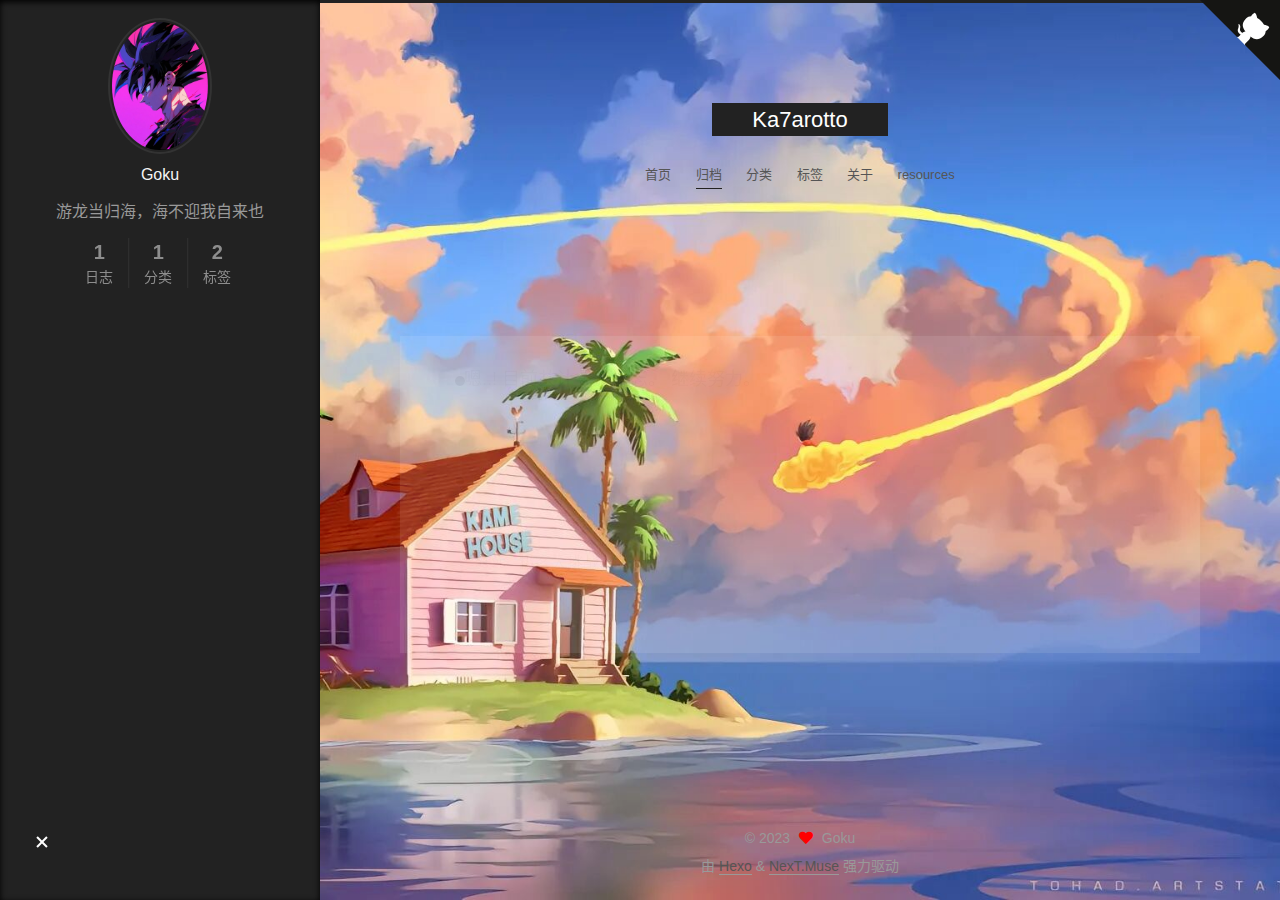
<file: archives/2023/index.html>
<!DOCTYPE html>
<html lang="zh-CN">
<head>
  <meta charset="UTF-8">
<meta name="viewport" content="width=device-width, initial-scale=1, maximum-scale=2">
<meta name="theme-color" content="#222">
<meta name="generator" content="Hexo 7.0.0">
  <link rel="apple-touch-icon" sizes="180x180" href="/images/apple-touch-icon-next.png">
  <link rel="icon" type="image/png" sizes="32x32" href="/images/icon1.jpg">
  <link rel="icon" type="image/png" sizes="16x16" href="/images/icon1.jpg">
  <link rel="mask-icon" href="/images/logo.svg" color="#222">

<link rel="stylesheet" href="/css/main.css">


<link rel="stylesheet" href="/lib/font-awesome/css/all.min.css">

<script id="hexo-configurations">
    var NexT = window.NexT || {};
    var CONFIG = {"hostname":"example.com","root":"/","scheme":"Muse","version":"7.8.0","exturl":false,"sidebar":{"position":"left","display":"always","padding":18,"offset":12,"onmobile":false},"copycode":{"enable":true,"show_result":true,"style":null},"back2top":{"enable":true,"sidebar":false,"scrollpercent":false},"bookmark":{"enable":false,"color":"#222","save":"auto"},"fancybox":false,"mediumzoom":false,"lazyload":false,"pangu":false,"comments":{"style":"tabs","active":null,"storage":true,"lazyload":false,"nav":null},"algolia":{"hits":{"per_page":10},"labels":{"input_placeholder":"Search for Posts","hits_empty":"We didn't find any results for the search: ${query}","hits_stats":"${hits} results found in ${time} ms"}},"localsearch":{"enable":false,"trigger":"auto","top_n_per_article":1,"unescape":false,"preload":false},"motion":{"enable":true,"async":false,"transition":{"post_block":"fadeIn","post_header":"slideDownIn","post_body":"slideDownIn","coll_header":"slideLeftIn","sidebar":"slideUpIn"}}};
  </script>

  <meta name="description" content="游龙当归海，海不迎我自来也">
<meta property="og:type" content="website">
<meta property="og:title" content="Ka7arotto">
<meta property="og:url" content="http://example.com/archives/2023/index.html">
<meta property="og:site_name" content="Ka7arotto">
<meta property="og:description" content="游龙当归海，海不迎我自来也">
<meta property="og:locale" content="zh_CN">
<meta property="article:author" content="Goku">
<meta name="twitter:card" content="summary">

<link rel="canonical" href="http://example.com/archives/2023/">


<script id="page-configurations">
  // https://hexo.io/docs/variables.html
  CONFIG.page = {
    sidebar: "",
    isHome : false,
    isPost : false,
    lang   : 'zh-CN'
  };
</script>

  <title>归档 | Ka7arotto</title>
  






  <noscript>
  <style>
  .use-motion .brand,
  .use-motion .menu-item,
  .sidebar-inner,
  .use-motion .post-block,
  .use-motion .pagination,
  .use-motion .comments,
  .use-motion .post-header,
  .use-motion .post-body,
  .use-motion .collection-header { opacity: initial; }

  .use-motion .site-title,
  .use-motion .site-subtitle {
    opacity: initial;
    top: initial;
  }

  .use-motion .logo-line-before i { left: initial; }
  .use-motion .logo-line-after i { right: initial; }
  </style>
</noscript>

<link rel="alternate" href="/rss2.xml" title="Ka7arotto" type="application/rss+xml">
</head>

<body itemscope itemtype="http://schema.org/WebPage">
  <div class="container use-motion">
    <div class="headband"></div>
    <a target="_blank" rel="noopener" href="https://github.com/Ka7arotto" class="github-corner" aria-label="View source on GitHub"><svg width="80" height="80" viewBox="0 0 250 250" style="fill:#151513; color:#fff; position: absolute; top: 0; border: 0; right: 0;" aria-hidden="true"><path d="M0,0 L115,115 L130,115 L142,142 L250,250 L250,0 Z"></path><path d="M128.3,109.0 C113.8,99.7 119.0,89.6 119.0,89.6 C122.0,82.7 120.5,78.6 120.5,78.6 C119.2,72.0 123.4,76.3 123.4,76.3 C127.3,80.9 125.5,87.3 125.5,87.3 C122.9,97.6 130.6,101.9 134.4,103.2" fill="currentColor" style="transform-origin: 130px 106px;" class="octo-arm"></path><path d="M115.0,115.0 C114.9,115.1 118.7,116.5 119.8,115.4 L133.7,101.6 C136.9,99.2 139.9,98.4 142.2,98.6 C133.8,88.0 127.5,74.4 143.8,58.0 C148.5,53.4 154.0,51.2 159.7,51.0 C160.3,49.4 163.2,43.6 171.4,40.1 C171.4,40.1 176.1,42.5 178.8,56.2 C183.1,58.6 187.2,61.8 190.9,65.4 C194.5,69.0 197.7,73.2 200.1,77.6 C213.8,80.2 216.3,84.9 216.3,84.9 C212.7,93.1 206.9,96.0 205.4,96.6 C205.1,102.4 203.0,107.8 198.3,112.5 C181.9,128.9 168.3,122.5 157.7,114.1 C157.9,116.9 156.7,120.9 152.7,124.9 L141.0,136.5 C139.8,137.7 141.6,141.9 141.8,141.8 Z" fill="currentColor" class="octo-body"></path></svg></a><style>.github-corner:hover .octo-arm{animation:octocat-wave 560ms ease-in-out}@keyframes octocat-wave{0%,100%{transform:rotate(0)}20%,60%{transform:rotate(-25deg)}40%,80%{transform:rotate(10deg)}}@media (max-width:500px){.github-corner:hover .octo-arm{animation:none}.github-corner .octo-arm{animation:octocat-wave 560ms ease-in-out}}</style>
    <header class="header" itemscope itemtype="http://schema.org/WPHeader">
      <div class="header-inner"><div class="site-brand-container">
  <div class="site-nav-toggle">
    <div class="toggle" aria-label="切换导航栏">
      <span class="toggle-line toggle-line-first"></span>
      <span class="toggle-line toggle-line-middle"></span>
      <span class="toggle-line toggle-line-last"></span>
    </div>
  </div>

  <div class="site-meta">

    <a href="/" class="brand" rel="start">
      <span class="logo-line-before"><i></i></span>
      <h1 class="site-title">Ka7arotto</h1>
      <span class="logo-line-after"><i></i></span>
    </a>
  </div>

  <div class="site-nav-right">
    <div class="toggle popup-trigger">
    </div>
  </div>
</div>




<nav class="site-nav">
  <ul id="menu" class="main-menu menu">
        <li class="menu-item menu-item-home">

    <a href="/" rel="section"><i class="home fa-fw"></i>首页</a>

  </li>
        <li class="menu-item menu-item-archives">

    <a href="/archives/" rel="section"><i class="archive fa-fw"></i>归档</a>

  </li>
        <li class="menu-item menu-item-categories">

    <a href="/categories/" rel="section"><i class="th fa-fw"></i>分类</a>

  </li>
        <li class="menu-item menu-item-tags">

    <a href="/tags/" rel="section"><i class="tags fa-fw"></i>标签</a>

  </li>
        <li class="menu-item menu-item-about">

    <a href="/about/" rel="section"><i class="user fa-fw"></i>关于</a>

  </li>
        <li class="menu-item menu-item-resources">

    <a href="/resources/" rel="section"><i class="download fa-fw"></i>resources</a>

  </li>
  </ul>
</nav>




</div>
    </header>

    
  <div class="back-to-top">
    <i class="fa fa-arrow-up"></i>
    <span>0%</span>
  </div>


    <main class="main">
      <div class="main-inner">
        <div class="content-wrap">
          

          <div class="content archive">
            

  
  
  
  <div class="post-block">
    <div class="posts-collapse">
      <div class="collection-title">
        <span class="collection-header">嗯..! 目前共计 1 篇日志。 继续努力。</span>
      </div>

      
    <div class="collection-year">
      <span class="collection-header">2023</span>
    </div>

  <article itemscope itemtype="http://schema.org/Article">
    <header class="post-header">

      <div class="post-meta">
        <time itemprop="dateCreated"
              datetime="2023-08-25T18:03:07+08:00"
              content="2023-08-25">
          08-25
        </time>
      </div>

      <div class="post-title">
          <a class="post-title-link" href="/2023/08/25/1/" itemprop="url">
            <span itemprop="name">极客大挑战2023wp</span>
          </a>
      </div>

    </header>
  </article>


    </div>
  </div>
  
  
  

  



          </div>
          

<script>
  window.addEventListener('tabs:register', () => {
    let { activeClass } = CONFIG.comments;
    if (CONFIG.comments.storage) {
      activeClass = localStorage.getItem('comments_active') || activeClass;
    }
    if (activeClass) {
      let activeTab = document.querySelector(`a[href="#comment-${activeClass}"]`);
      if (activeTab) {
        activeTab.click();
      }
    }
  });
  if (CONFIG.comments.storage) {
    window.addEventListener('tabs:click', event => {
      if (!event.target.matches('.tabs-comment .tab-content .tab-pane')) return;
      let commentClass = event.target.classList[1];
      localStorage.setItem('comments_active', commentClass);
    });
  }
</script>

        </div>
          
  
  <div class="toggle sidebar-toggle">
    <span class="toggle-line toggle-line-first"></span>
    <span class="toggle-line toggle-line-middle"></span>
    <span class="toggle-line toggle-line-last"></span>
  </div>

  <aside class="sidebar">
    <div class="sidebar-inner">

      <ul class="sidebar-nav motion-element">
        <li class="sidebar-nav-toc">
          文章目录
        </li>
        <li class="sidebar-nav-overview">
          站点概览
        </li>
      </ul>

      <!--noindex-->
      <div class="post-toc-wrap sidebar-panel">
      </div>
      <!--/noindex-->

      <div class="site-overview-wrap sidebar-panel">
        <div class="site-author motion-element" itemprop="author" itemscope itemtype="http://schema.org/Person">
    <img class="site-author-image" itemprop="image" alt="Goku"
      src="/images/avatar2.jpg">
  <p class="site-author-name" itemprop="name">Goku</p>
  <div class="site-description" itemprop="description">游龙当归海，海不迎我自来也</div>
</div>
<div class="site-state-wrap motion-element">
  <nav class="site-state">
      <div class="site-state-item site-state-posts">
          <a href="/archives/">
        
          <span class="site-state-item-count">1</span>
          <span class="site-state-item-name">日志</span>
        </a>
      </div>
      <div class="site-state-item site-state-categories">
            <a href="/categories/">
          
        <span class="site-state-item-count">1</span>
        <span class="site-state-item-name">分类</span></a>
      </div>
      <div class="site-state-item site-state-tags">
            <a href="/tags/">
          
        <span class="site-state-item-count">2</span>
        <span class="site-state-item-name">标签</span></a>
      </div>
  </nav>
</div>



      </div>

    </div>
  </aside>
  <div id="sidebar-dimmer"></div>


      </div>
    </main>

    <footer class="footer">
      <div class="footer-inner">
        

        

<div class="copyright">
  
  &copy; 
  <span itemprop="copyrightYear">2023</span>
  <span class="with-love">
    <i class="fa fa-heart"></i>
  </span>
  <span class="author" itemprop="copyrightHolder">Goku</span>
</div>
  <div class="powered-by">由 <a href="https://hexo.io/" class="theme-link" rel="noopener" target="_blank">Hexo</a> & <a href="https://muse.theme-next.org/" class="theme-link" rel="noopener" target="_blank">NexT.Muse</a> 强力驱动
  </div>

        








      </div>
    </footer>
  </div>

  
  <script src="/lib/anime.min.js"></script>
  <script src="/lib/velocity/velocity.min.js"></script>
  <script src="/lib/velocity/velocity.ui.min.js"></script>

<script src="/js/utils.js"></script>

<script src="/js/motion.js"></script>


<script src="/js/schemes/muse.js"></script>


<script src="/js/next-boot.js"></script>




  















  

  

</body>
</html>
</file>
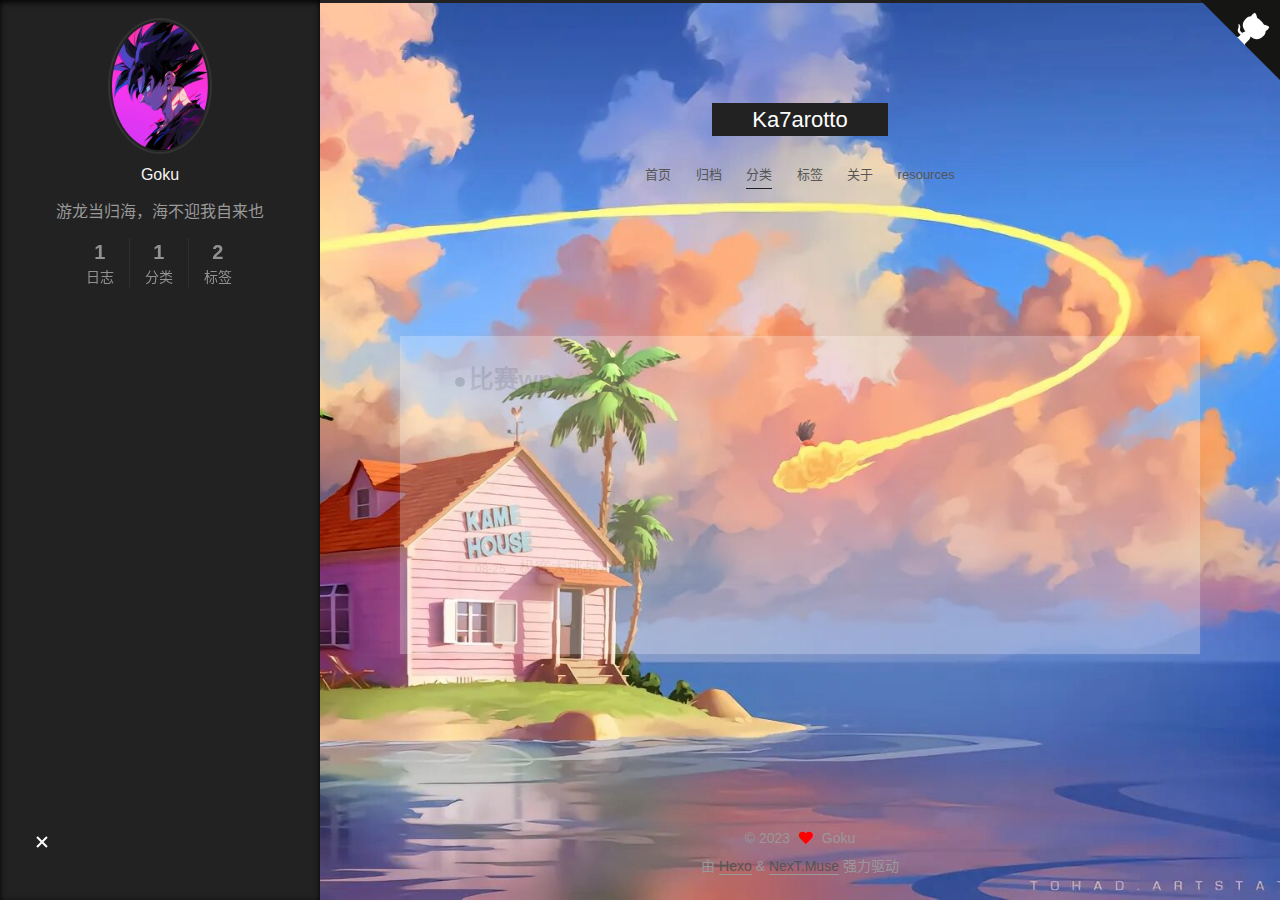
<file: categories/比赛wp/index.html>
<!DOCTYPE html>
<html lang="zh-CN">
<head>
  <meta charset="UTF-8">
<meta name="viewport" content="width=device-width, initial-scale=1, maximum-scale=2">
<meta name="theme-color" content="#222">
<meta name="generator" content="Hexo 7.0.0">
  <link rel="apple-touch-icon" sizes="180x180" href="/images/apple-touch-icon-next.png">
  <link rel="icon" type="image/png" sizes="32x32" href="/images/icon1.jpg">
  <link rel="icon" type="image/png" sizes="16x16" href="/images/icon1.jpg">
  <link rel="mask-icon" href="/images/logo.svg" color="#222">

<link rel="stylesheet" href="/css/main.css">


<link rel="stylesheet" href="/lib/font-awesome/css/all.min.css">

<script id="hexo-configurations">
    var NexT = window.NexT || {};
    var CONFIG = {"hostname":"example.com","root":"/","scheme":"Muse","version":"7.8.0","exturl":false,"sidebar":{"position":"left","display":"always","padding":18,"offset":12,"onmobile":false},"copycode":{"enable":true,"show_result":true,"style":null},"back2top":{"enable":true,"sidebar":false,"scrollpercent":false},"bookmark":{"enable":false,"color":"#222","save":"auto"},"fancybox":false,"mediumzoom":false,"lazyload":false,"pangu":false,"comments":{"style":"tabs","active":null,"storage":true,"lazyload":false,"nav":null},"algolia":{"hits":{"per_page":10},"labels":{"input_placeholder":"Search for Posts","hits_empty":"We didn't find any results for the search: ${query}","hits_stats":"${hits} results found in ${time} ms"}},"localsearch":{"enable":false,"trigger":"auto","top_n_per_article":1,"unescape":false,"preload":false},"motion":{"enable":true,"async":false,"transition":{"post_block":"fadeIn","post_header":"slideDownIn","post_body":"slideDownIn","coll_header":"slideLeftIn","sidebar":"slideUpIn"}}};
  </script>

  <meta name="description" content="游龙当归海，海不迎我自来也">
<meta property="og:type" content="website">
<meta property="og:title" content="Ka7arotto">
<meta property="og:url" content="http://example.com/categories/%E6%AF%94%E8%B5%9Bwp/index.html">
<meta property="og:site_name" content="Ka7arotto">
<meta property="og:description" content="游龙当归海，海不迎我自来也">
<meta property="og:locale" content="zh_CN">
<meta property="article:author" content="Goku">
<meta name="twitter:card" content="summary">

<link rel="canonical" href="http://example.com/categories/%E6%AF%94%E8%B5%9Bwp/">


<script id="page-configurations">
  // https://hexo.io/docs/variables.html
  CONFIG.page = {
    sidebar: "",
    isHome : false,
    isPost : false,
    lang   : 'zh-CN'
  };
</script>

  <title>分类: 比赛wp | Ka7arotto</title>
  






  <noscript>
  <style>
  .use-motion .brand,
  .use-motion .menu-item,
  .sidebar-inner,
  .use-motion .post-block,
  .use-motion .pagination,
  .use-motion .comments,
  .use-motion .post-header,
  .use-motion .post-body,
  .use-motion .collection-header { opacity: initial; }

  .use-motion .site-title,
  .use-motion .site-subtitle {
    opacity: initial;
    top: initial;
  }

  .use-motion .logo-line-before i { left: initial; }
  .use-motion .logo-line-after i { right: initial; }
  </style>
</noscript>

<link rel="alternate" href="/rss2.xml" title="Ka7arotto" type="application/rss+xml">
</head>

<body itemscope itemtype="http://schema.org/WebPage">
  <div class="container use-motion">
    <div class="headband"></div>
    <a target="_blank" rel="noopener" href="https://github.com/Ka7arotto" class="github-corner" aria-label="View source on GitHub"><svg width="80" height="80" viewBox="0 0 250 250" style="fill:#151513; color:#fff; position: absolute; top: 0; border: 0; right: 0;" aria-hidden="true"><path d="M0,0 L115,115 L130,115 L142,142 L250,250 L250,0 Z"></path><path d="M128.3,109.0 C113.8,99.7 119.0,89.6 119.0,89.6 C122.0,82.7 120.5,78.6 120.5,78.6 C119.2,72.0 123.4,76.3 123.4,76.3 C127.3,80.9 125.5,87.3 125.5,87.3 C122.9,97.6 130.6,101.9 134.4,103.2" fill="currentColor" style="transform-origin: 130px 106px;" class="octo-arm"></path><path d="M115.0,115.0 C114.9,115.1 118.7,116.5 119.8,115.4 L133.7,101.6 C136.9,99.2 139.9,98.4 142.2,98.6 C133.8,88.0 127.5,74.4 143.8,58.0 C148.5,53.4 154.0,51.2 159.7,51.0 C160.3,49.4 163.2,43.6 171.4,40.1 C171.4,40.1 176.1,42.5 178.8,56.2 C183.1,58.6 187.2,61.8 190.9,65.4 C194.5,69.0 197.7,73.2 200.1,77.6 C213.8,80.2 216.3,84.9 216.3,84.9 C212.7,93.1 206.9,96.0 205.4,96.6 C205.1,102.4 203.0,107.8 198.3,112.5 C181.9,128.9 168.3,122.5 157.7,114.1 C157.9,116.9 156.7,120.9 152.7,124.9 L141.0,136.5 C139.8,137.7 141.6,141.9 141.8,141.8 Z" fill="currentColor" class="octo-body"></path></svg></a><style>.github-corner:hover .octo-arm{animation:octocat-wave 560ms ease-in-out}@keyframes octocat-wave{0%,100%{transform:rotate(0)}20%,60%{transform:rotate(-25deg)}40%,80%{transform:rotate(10deg)}}@media (max-width:500px){.github-corner:hover .octo-arm{animation:none}.github-corner .octo-arm{animation:octocat-wave 560ms ease-in-out}}</style>
    <header class="header" itemscope itemtype="http://schema.org/WPHeader">
      <div class="header-inner"><div class="site-brand-container">
  <div class="site-nav-toggle">
    <div class="toggle" aria-label="切换导航栏">
      <span class="toggle-line toggle-line-first"></span>
      <span class="toggle-line toggle-line-middle"></span>
      <span class="toggle-line toggle-line-last"></span>
    </div>
  </div>

  <div class="site-meta">

    <a href="/" class="brand" rel="start">
      <span class="logo-line-before"><i></i></span>
      <h1 class="site-title">Ka7arotto</h1>
      <span class="logo-line-after"><i></i></span>
    </a>
  </div>

  <div class="site-nav-right">
    <div class="toggle popup-trigger">
    </div>
  </div>
</div>




<nav class="site-nav">
  <ul id="menu" class="main-menu menu">
        <li class="menu-item menu-item-home">

    <a href="/" rel="section"><i class="home fa-fw"></i>首页</a>

  </li>
        <li class="menu-item menu-item-archives">

    <a href="/archives/" rel="section"><i class="archive fa-fw"></i>归档</a>

  </li>
        <li class="menu-item menu-item-categories">

    <a href="/categories/" rel="section"><i class="th fa-fw"></i>分类</a>

  </li>
        <li class="menu-item menu-item-tags">

    <a href="/tags/" rel="section"><i class="tags fa-fw"></i>标签</a>

  </li>
        <li class="menu-item menu-item-about">

    <a href="/about/" rel="section"><i class="user fa-fw"></i>关于</a>

  </li>
        <li class="menu-item menu-item-resources">

    <a href="/resources/" rel="section"><i class="download fa-fw"></i>resources</a>

  </li>
  </ul>
</nav>




</div>
    </header>

    
  <div class="back-to-top">
    <i class="fa fa-arrow-up"></i>
    <span>0%</span>
  </div>


    <main class="main">
      <div class="main-inner">
        <div class="content-wrap">
          

          <div class="content category">
            

  
  
  
  <div class="post-block">
    <div class="posts-collapse">
      <div class="collection-title">
        <h2 class="collection-header">比赛wp
          <small>分类</small>
        </h2>
      </div>

      
    <div class="collection-year">
      <span class="collection-header">2023</span>
    </div>

  <article itemscope itemtype="http://schema.org/Article">
    <header class="post-header">

      <div class="post-meta">
        <time itemprop="dateCreated"
              datetime="2023-08-25T18:03:07+08:00"
              content="2023-08-25">
          08-25
        </time>
      </div>

      <div class="post-title">
          <a class="post-title-link" href="/2023/08/25/1/" itemprop="url">
            <span itemprop="name">极客大挑战2023wp</span>
          </a>
      </div>

    </header>
  </article>

    </div>
  </div>
  
  
  

  



          </div>
          

<script>
  window.addEventListener('tabs:register', () => {
    let { activeClass } = CONFIG.comments;
    if (CONFIG.comments.storage) {
      activeClass = localStorage.getItem('comments_active') || activeClass;
    }
    if (activeClass) {
      let activeTab = document.querySelector(`a[href="#comment-${activeClass}"]`);
      if (activeTab) {
        activeTab.click();
      }
    }
  });
  if (CONFIG.comments.storage) {
    window.addEventListener('tabs:click', event => {
      if (!event.target.matches('.tabs-comment .tab-content .tab-pane')) return;
      let commentClass = event.target.classList[1];
      localStorage.setItem('comments_active', commentClass);
    });
  }
</script>

        </div>
          
  
  <div class="toggle sidebar-toggle">
    <span class="toggle-line toggle-line-first"></span>
    <span class="toggle-line toggle-line-middle"></span>
    <span class="toggle-line toggle-line-last"></span>
  </div>

  <aside class="sidebar">
    <div class="sidebar-inner">

      <ul class="sidebar-nav motion-element">
        <li class="sidebar-nav-toc">
          文章目录
        </li>
        <li class="sidebar-nav-overview">
          站点概览
        </li>
      </ul>

      <!--noindex-->
      <div class="post-toc-wrap sidebar-panel">
      </div>
      <!--/noindex-->

      <div class="site-overview-wrap sidebar-panel">
        <div class="site-author motion-element" itemprop="author" itemscope itemtype="http://schema.org/Person">
    <img class="site-author-image" itemprop="image" alt="Goku"
      src="/images/avatar2.jpg">
  <p class="site-author-name" itemprop="name">Goku</p>
  <div class="site-description" itemprop="description">游龙当归海，海不迎我自来也</div>
</div>
<div class="site-state-wrap motion-element">
  <nav class="site-state">
      <div class="site-state-item site-state-posts">
          <a href="/archives/">
        
          <span class="site-state-item-count">1</span>
          <span class="site-state-item-name">日志</span>
        </a>
      </div>
      <div class="site-state-item site-state-categories">
            <a href="/categories/">
          
        <span class="site-state-item-count">1</span>
        <span class="site-state-item-name">分类</span></a>
      </div>
      <div class="site-state-item site-state-tags">
            <a href="/tags/">
          
        <span class="site-state-item-count">2</span>
        <span class="site-state-item-name">标签</span></a>
      </div>
  </nav>
</div>



      </div>

    </div>
  </aside>
  <div id="sidebar-dimmer"></div>


      </div>
    </main>

    <footer class="footer">
      <div class="footer-inner">
        

        

<div class="copyright">
  
  &copy; 
  <span itemprop="copyrightYear">2023</span>
  <span class="with-love">
    <i class="fa fa-heart"></i>
  </span>
  <span class="author" itemprop="copyrightHolder">Goku</span>
</div>
  <div class="powered-by">由 <a href="https://hexo.io/" class="theme-link" rel="noopener" target="_blank">Hexo</a> & <a href="https://muse.theme-next.org/" class="theme-link" rel="noopener" target="_blank">NexT.Muse</a> 强力驱动
  </div>

        








      </div>
    </footer>
  </div>

  
  <script src="/lib/anime.min.js"></script>
  <script src="/lib/velocity/velocity.min.js"></script>
  <script src="/lib/velocity/velocity.ui.min.js"></script>

<script src="/js/utils.js"></script>

<script src="/js/motion.js"></script>


<script src="/js/schemes/muse.js"></script>


<script src="/js/next-boot.js"></script>




  















  

  

</body>
</html>
</file>
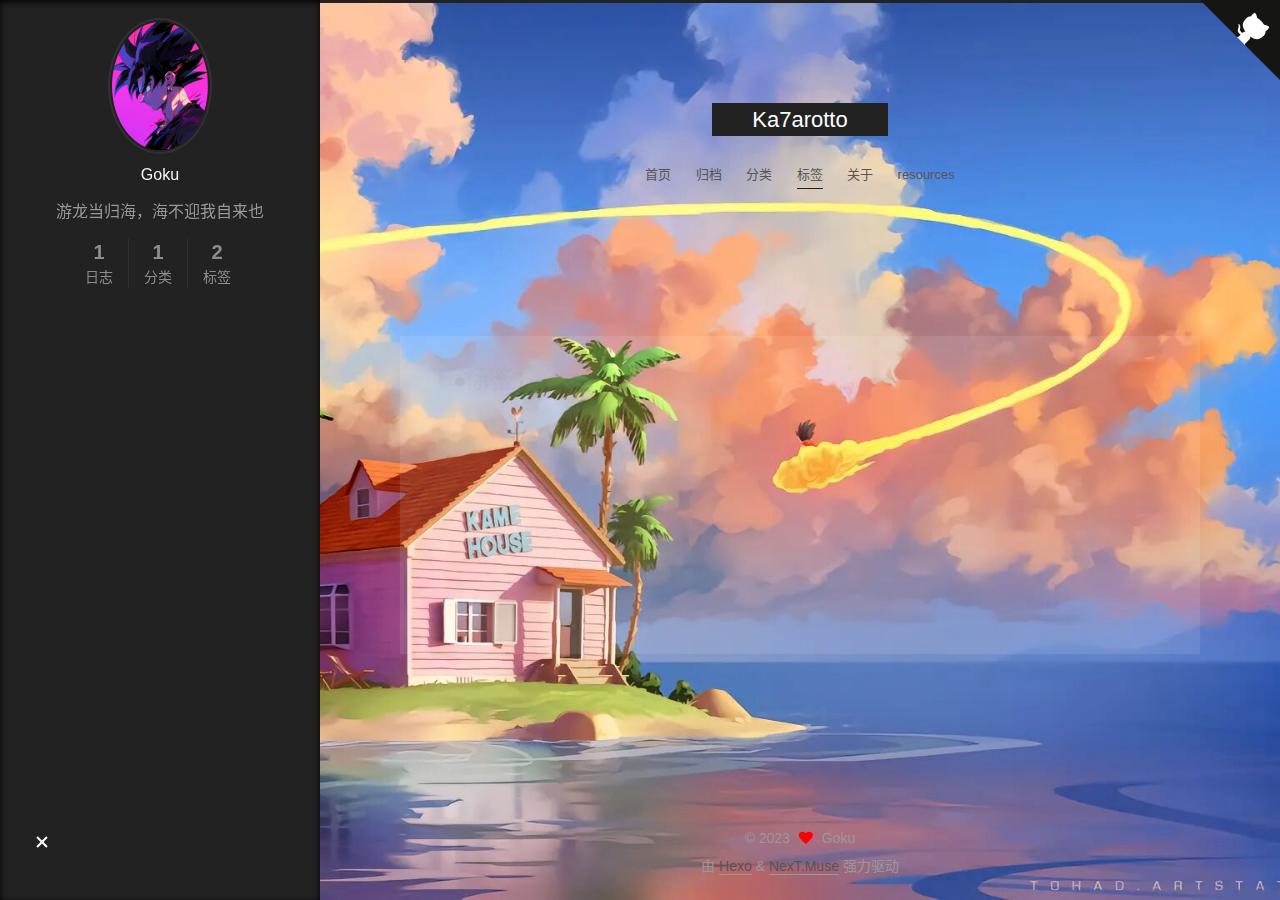
<file: tags/标签1/index.html>
<!DOCTYPE html>
<html lang="zh-CN">
<head>
  <meta charset="UTF-8">
<meta name="viewport" content="width=device-width, initial-scale=1, maximum-scale=2">
<meta name="theme-color" content="#222">
<meta name="generator" content="Hexo 7.0.0">
  <link rel="apple-touch-icon" sizes="180x180" href="/images/apple-touch-icon-next.png">
  <link rel="icon" type="image/png" sizes="32x32" href="/images/icon1.jpg">
  <link rel="icon" type="image/png" sizes="16x16" href="/images/icon1.jpg">
  <link rel="mask-icon" href="/images/logo.svg" color="#222">

<link rel="stylesheet" href="/css/main.css">


<link rel="stylesheet" href="/lib/font-awesome/css/all.min.css">

<script id="hexo-configurations">
    var NexT = window.NexT || {};
    var CONFIG = {"hostname":"example.com","root":"/","scheme":"Muse","version":"7.8.0","exturl":false,"sidebar":{"position":"left","display":"always","padding":18,"offset":12,"onmobile":false},"copycode":{"enable":true,"show_result":true,"style":null},"back2top":{"enable":true,"sidebar":false,"scrollpercent":false},"bookmark":{"enable":false,"color":"#222","save":"auto"},"fancybox":false,"mediumzoom":false,"lazyload":false,"pangu":false,"comments":{"style":"tabs","active":null,"storage":true,"lazyload":false,"nav":null},"algolia":{"hits":{"per_page":10},"labels":{"input_placeholder":"Search for Posts","hits_empty":"We didn't find any results for the search: ${query}","hits_stats":"${hits} results found in ${time} ms"}},"localsearch":{"enable":false,"trigger":"auto","top_n_per_article":1,"unescape":false,"preload":false},"motion":{"enable":true,"async":false,"transition":{"post_block":"fadeIn","post_header":"slideDownIn","post_body":"slideDownIn","coll_header":"slideLeftIn","sidebar":"slideUpIn"}}};
  </script>

  <meta name="description" content="游龙当归海，海不迎我自来也">
<meta property="og:type" content="website">
<meta property="og:title" content="Ka7arotto">
<meta property="og:url" content="http://example.com/tags/%E6%A0%87%E7%AD%BE1/index.html">
<meta property="og:site_name" content="Ka7arotto">
<meta property="og:description" content="游龙当归海，海不迎我自来也">
<meta property="og:locale" content="zh_CN">
<meta property="article:author" content="Goku">
<meta name="twitter:card" content="summary">

<link rel="canonical" href="http://example.com/tags/%E6%A0%87%E7%AD%BE1/">


<script id="page-configurations">
  // https://hexo.io/docs/variables.html
  CONFIG.page = {
    sidebar: "",
    isHome : false,
    isPost : false,
    lang   : 'zh-CN'
  };
</script>

  <title>标签: 标签1 | Ka7arotto</title>
  






  <noscript>
  <style>
  .use-motion .brand,
  .use-motion .menu-item,
  .sidebar-inner,
  .use-motion .post-block,
  .use-motion .pagination,
  .use-motion .comments,
  .use-motion .post-header,
  .use-motion .post-body,
  .use-motion .collection-header { opacity: initial; }

  .use-motion .site-title,
  .use-motion .site-subtitle {
    opacity: initial;
    top: initial;
  }

  .use-motion .logo-line-before i { left: initial; }
  .use-motion .logo-line-after i { right: initial; }
  </style>
</noscript>

<link rel="alternate" href="/rss2.xml" title="Ka7arotto" type="application/rss+xml">
</head>

<body itemscope itemtype="http://schema.org/WebPage">
  <div class="container use-motion">
    <div class="headband"></div>
    <a target="_blank" rel="noopener" href="https://github.com/Ka7arotto" class="github-corner" aria-label="View source on GitHub"><svg width="80" height="80" viewBox="0 0 250 250" style="fill:#151513; color:#fff; position: absolute; top: 0; border: 0; right: 0;" aria-hidden="true"><path d="M0,0 L115,115 L130,115 L142,142 L250,250 L250,0 Z"></path><path d="M128.3,109.0 C113.8,99.7 119.0,89.6 119.0,89.6 C122.0,82.7 120.5,78.6 120.5,78.6 C119.2,72.0 123.4,76.3 123.4,76.3 C127.3,80.9 125.5,87.3 125.5,87.3 C122.9,97.6 130.6,101.9 134.4,103.2" fill="currentColor" style="transform-origin: 130px 106px;" class="octo-arm"></path><path d="M115.0,115.0 C114.9,115.1 118.7,116.5 119.8,115.4 L133.7,101.6 C136.9,99.2 139.9,98.4 142.2,98.6 C133.8,88.0 127.5,74.4 143.8,58.0 C148.5,53.4 154.0,51.2 159.7,51.0 C160.3,49.4 163.2,43.6 171.4,40.1 C171.4,40.1 176.1,42.5 178.8,56.2 C183.1,58.6 187.2,61.8 190.9,65.4 C194.5,69.0 197.7,73.2 200.1,77.6 C213.8,80.2 216.3,84.9 216.3,84.9 C212.7,93.1 206.9,96.0 205.4,96.6 C205.1,102.4 203.0,107.8 198.3,112.5 C181.9,128.9 168.3,122.5 157.7,114.1 C157.9,116.9 156.7,120.9 152.7,124.9 L141.0,136.5 C139.8,137.7 141.6,141.9 141.8,141.8 Z" fill="currentColor" class="octo-body"></path></svg></a><style>.github-corner:hover .octo-arm{animation:octocat-wave 560ms ease-in-out}@keyframes octocat-wave{0%,100%{transform:rotate(0)}20%,60%{transform:rotate(-25deg)}40%,80%{transform:rotate(10deg)}}@media (max-width:500px){.github-corner:hover .octo-arm{animation:none}.github-corner .octo-arm{animation:octocat-wave 560ms ease-in-out}}</style>
    <header class="header" itemscope itemtype="http://schema.org/WPHeader">
      <div class="header-inner"><div class="site-brand-container">
  <div class="site-nav-toggle">
    <div class="toggle" aria-label="切换导航栏">
      <span class="toggle-line toggle-line-first"></span>
      <span class="toggle-line toggle-line-middle"></span>
      <span class="toggle-line toggle-line-last"></span>
    </div>
  </div>

  <div class="site-meta">

    <a href="/" class="brand" rel="start">
      <span class="logo-line-before"><i></i></span>
      <h1 class="site-title">Ka7arotto</h1>
      <span class="logo-line-after"><i></i></span>
    </a>
  </div>

  <div class="site-nav-right">
    <div class="toggle popup-trigger">
    </div>
  </div>
</div>




<nav class="site-nav">
  <ul id="menu" class="main-menu menu">
        <li class="menu-item menu-item-home">

    <a href="/" rel="section"><i class="home fa-fw"></i>首页</a>

  </li>
        <li class="menu-item menu-item-archives">

    <a href="/archives/" rel="section"><i class="archive fa-fw"></i>归档</a>

  </li>
        <li class="menu-item menu-item-categories">

    <a href="/categories/" rel="section"><i class="th fa-fw"></i>分类</a>

  </li>
        <li class="menu-item menu-item-tags">

    <a href="/tags/" rel="section"><i class="tags fa-fw"></i>标签</a>

  </li>
        <li class="menu-item menu-item-about">

    <a href="/about/" rel="section"><i class="user fa-fw"></i>关于</a>

  </li>
        <li class="menu-item menu-item-resources">

    <a href="/resources/" rel="section"><i class="download fa-fw"></i>resources</a>

  </li>
  </ul>
</nav>




</div>
    </header>

    
  <div class="back-to-top">
    <i class="fa fa-arrow-up"></i>
    <span>0%</span>
  </div>


    <main class="main">
      <div class="main-inner">
        <div class="content-wrap">
          

          <div class="content tag">
            

  
  
  
  <div class="post-block">
    <div class="posts-collapse">
      <div class="collection-title">
        <h2 class="collection-header">标签1
          <small>标签</small>
        </h2>
      </div>

      
    <div class="collection-year">
      <span class="collection-header">2023</span>
    </div>

  <article itemscope itemtype="http://schema.org/Article">
    <header class="post-header">

      <div class="post-meta">
        <time itemprop="dateCreated"
              datetime="2023-08-25T18:03:07+08:00"
              content="2023-08-25">
          08-25
        </time>
      </div>

      <div class="post-title">
          <a class="post-title-link" href="/2023/08/25/1/" itemprop="url">
            <span itemprop="name">极客大挑战2023wp</span>
          </a>
      </div>

    </header>
  </article>

    </div>
  </div>
  
  
  

  



          </div>
          

<script>
  window.addEventListener('tabs:register', () => {
    let { activeClass } = CONFIG.comments;
    if (CONFIG.comments.storage) {
      activeClass = localStorage.getItem('comments_active') || activeClass;
    }
    if (activeClass) {
      let activeTab = document.querySelector(`a[href="#comment-${activeClass}"]`);
      if (activeTab) {
        activeTab.click();
      }
    }
  });
  if (CONFIG.comments.storage) {
    window.addEventListener('tabs:click', event => {
      if (!event.target.matches('.tabs-comment .tab-content .tab-pane')) return;
      let commentClass = event.target.classList[1];
      localStorage.setItem('comments_active', commentClass);
    });
  }
</script>

        </div>
          
  
  <div class="toggle sidebar-toggle">
    <span class="toggle-line toggle-line-first"></span>
    <span class="toggle-line toggle-line-middle"></span>
    <span class="toggle-line toggle-line-last"></span>
  </div>

  <aside class="sidebar">
    <div class="sidebar-inner">

      <ul class="sidebar-nav motion-element">
        <li class="sidebar-nav-toc">
          文章目录
        </li>
        <li class="sidebar-nav-overview">
          站点概览
        </li>
      </ul>

      <!--noindex-->
      <div class="post-toc-wrap sidebar-panel">
      </div>
      <!--/noindex-->

      <div class="site-overview-wrap sidebar-panel">
        <div class="site-author motion-element" itemprop="author" itemscope itemtype="http://schema.org/Person">
    <img class="site-author-image" itemprop="image" alt="Goku"
      src="/images/avatar2.jpg">
  <p class="site-author-name" itemprop="name">Goku</p>
  <div class="site-description" itemprop="description">游龙当归海，海不迎我自来也</div>
</div>
<div class="site-state-wrap motion-element">
  <nav class="site-state">
      <div class="site-state-item site-state-posts">
          <a href="/archives/">
        
          <span class="site-state-item-count">1</span>
          <span class="site-state-item-name">日志</span>
        </a>
      </div>
      <div class="site-state-item site-state-categories">
            <a href="/categories/">
          
        <span class="site-state-item-count">1</span>
        <span class="site-state-item-name">分类</span></a>
      </div>
      <div class="site-state-item site-state-tags">
            <a href="/tags/">
          
        <span class="site-state-item-count">2</span>
        <span class="site-state-item-name">标签</span></a>
      </div>
  </nav>
</div>



      </div>

    </div>
  </aside>
  <div id="sidebar-dimmer"></div>


      </div>
    </main>

    <footer class="footer">
      <div class="footer-inner">
        

        

<div class="copyright">
  
  &copy; 
  <span itemprop="copyrightYear">2023</span>
  <span class="with-love">
    <i class="fa fa-heart"></i>
  </span>
  <span class="author" itemprop="copyrightHolder">Goku</span>
</div>
  <div class="powered-by">由 <a href="https://hexo.io/" class="theme-link" rel="noopener" target="_blank">Hexo</a> & <a href="https://muse.theme-next.org/" class="theme-link" rel="noopener" target="_blank">NexT.Muse</a> 强力驱动
  </div>

        








      </div>
    </footer>
  </div>

  
  <script src="/lib/anime.min.js"></script>
  <script src="/lib/velocity/velocity.min.js"></script>
  <script src="/lib/velocity/velocity.ui.min.js"></script>

<script src="/js/utils.js"></script>

<script src="/js/motion.js"></script>


<script src="/js/schemes/muse.js"></script>


<script src="/js/next-boot.js"></script>




  















  

  

</body>
</html>
</file>
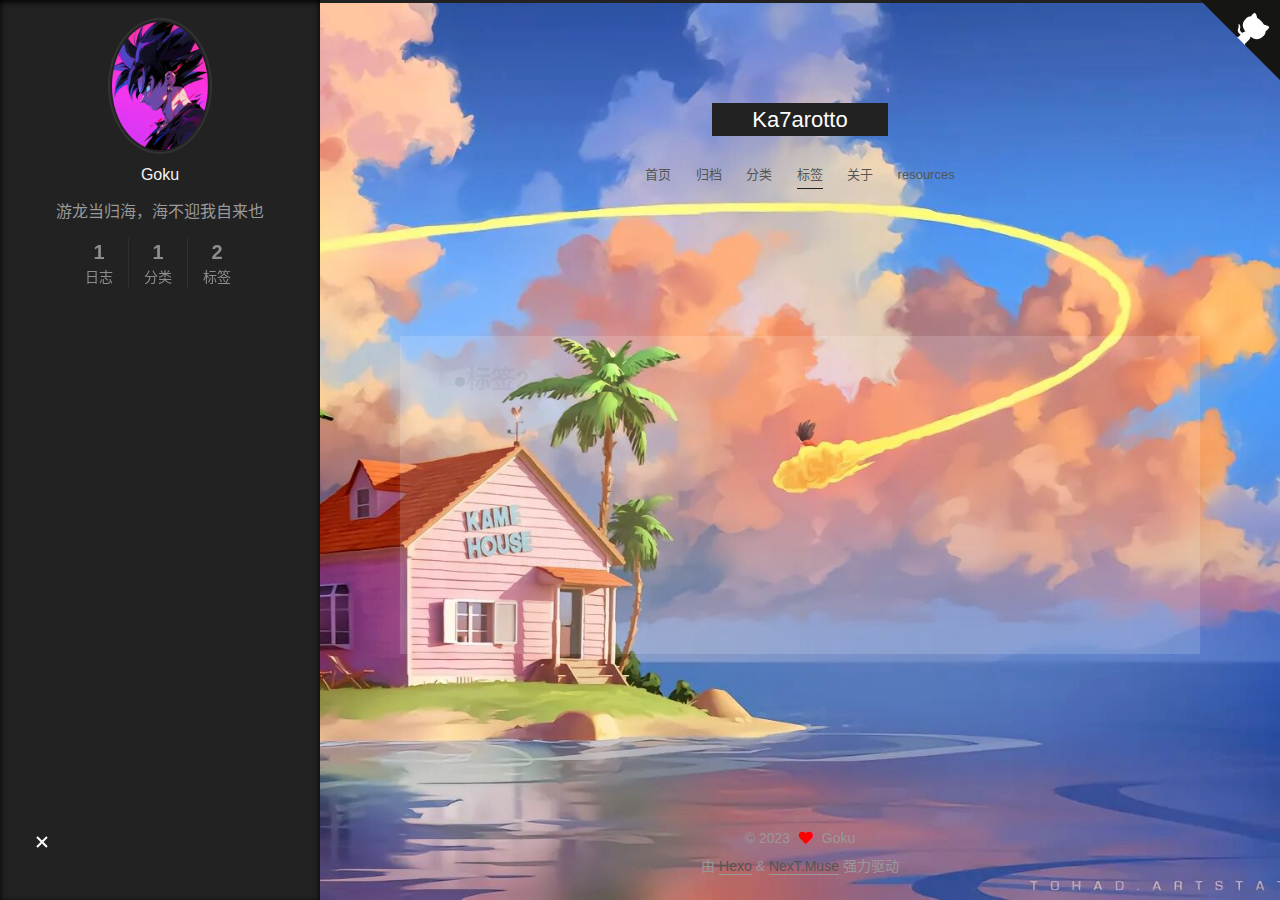
<file: tags/标签2/index.html>
<!DOCTYPE html>
<html lang="zh-CN">
<head>
  <meta charset="UTF-8">
<meta name="viewport" content="width=device-width, initial-scale=1, maximum-scale=2">
<meta name="theme-color" content="#222">
<meta name="generator" content="Hexo 7.0.0">
  <link rel="apple-touch-icon" sizes="180x180" href="/images/apple-touch-icon-next.png">
  <link rel="icon" type="image/png" sizes="32x32" href="/images/icon1.jpg">
  <link rel="icon" type="image/png" sizes="16x16" href="/images/icon1.jpg">
  <link rel="mask-icon" href="/images/logo.svg" color="#222">

<link rel="stylesheet" href="/css/main.css">


<link rel="stylesheet" href="/lib/font-awesome/css/all.min.css">

<script id="hexo-configurations">
    var NexT = window.NexT || {};
    var CONFIG = {"hostname":"example.com","root":"/","scheme":"Muse","version":"7.8.0","exturl":false,"sidebar":{"position":"left","display":"always","padding":18,"offset":12,"onmobile":false},"copycode":{"enable":true,"show_result":true,"style":null},"back2top":{"enable":true,"sidebar":false,"scrollpercent":false},"bookmark":{"enable":false,"color":"#222","save":"auto"},"fancybox":false,"mediumzoom":false,"lazyload":false,"pangu":false,"comments":{"style":"tabs","active":null,"storage":true,"lazyload":false,"nav":null},"algolia":{"hits":{"per_page":10},"labels":{"input_placeholder":"Search for Posts","hits_empty":"We didn't find any results for the search: ${query}","hits_stats":"${hits} results found in ${time} ms"}},"localsearch":{"enable":false,"trigger":"auto","top_n_per_article":1,"unescape":false,"preload":false},"motion":{"enable":true,"async":false,"transition":{"post_block":"fadeIn","post_header":"slideDownIn","post_body":"slideDownIn","coll_header":"slideLeftIn","sidebar":"slideUpIn"}}};
  </script>

  <meta name="description" content="游龙当归海，海不迎我自来也">
<meta property="og:type" content="website">
<meta property="og:title" content="Ka7arotto">
<meta property="og:url" content="http://example.com/tags/%E6%A0%87%E7%AD%BE2/index.html">
<meta property="og:site_name" content="Ka7arotto">
<meta property="og:description" content="游龙当归海，海不迎我自来也">
<meta property="og:locale" content="zh_CN">
<meta property="article:author" content="Goku">
<meta name="twitter:card" content="summary">

<link rel="canonical" href="http://example.com/tags/%E6%A0%87%E7%AD%BE2/">


<script id="page-configurations">
  // https://hexo.io/docs/variables.html
  CONFIG.page = {
    sidebar: "",
    isHome : false,
    isPost : false,
    lang   : 'zh-CN'
  };
</script>

  <title>标签: 标签2 | Ka7arotto</title>
  






  <noscript>
  <style>
  .use-motion .brand,
  .use-motion .menu-item,
  .sidebar-inner,
  .use-motion .post-block,
  .use-motion .pagination,
  .use-motion .comments,
  .use-motion .post-header,
  .use-motion .post-body,
  .use-motion .collection-header { opacity: initial; }

  .use-motion .site-title,
  .use-motion .site-subtitle {
    opacity: initial;
    top: initial;
  }

  .use-motion .logo-line-before i { left: initial; }
  .use-motion .logo-line-after i { right: initial; }
  </style>
</noscript>

<link rel="alternate" href="/rss2.xml" title="Ka7arotto" type="application/rss+xml">
</head>

<body itemscope itemtype="http://schema.org/WebPage">
  <div class="container use-motion">
    <div class="headband"></div>
    <a target="_blank" rel="noopener" href="https://github.com/Ka7arotto" class="github-corner" aria-label="View source on GitHub"><svg width="80" height="80" viewBox="0 0 250 250" style="fill:#151513; color:#fff; position: absolute; top: 0; border: 0; right: 0;" aria-hidden="true"><path d="M0,0 L115,115 L130,115 L142,142 L250,250 L250,0 Z"></path><path d="M128.3,109.0 C113.8,99.7 119.0,89.6 119.0,89.6 C122.0,82.7 120.5,78.6 120.5,78.6 C119.2,72.0 123.4,76.3 123.4,76.3 C127.3,80.9 125.5,87.3 125.5,87.3 C122.9,97.6 130.6,101.9 134.4,103.2" fill="currentColor" style="transform-origin: 130px 106px;" class="octo-arm"></path><path d="M115.0,115.0 C114.9,115.1 118.7,116.5 119.8,115.4 L133.7,101.6 C136.9,99.2 139.9,98.4 142.2,98.6 C133.8,88.0 127.5,74.4 143.8,58.0 C148.5,53.4 154.0,51.2 159.7,51.0 C160.3,49.4 163.2,43.6 171.4,40.1 C171.4,40.1 176.1,42.5 178.8,56.2 C183.1,58.6 187.2,61.8 190.9,65.4 C194.5,69.0 197.7,73.2 200.1,77.6 C213.8,80.2 216.3,84.9 216.3,84.9 C212.7,93.1 206.9,96.0 205.4,96.6 C205.1,102.4 203.0,107.8 198.3,112.5 C181.9,128.9 168.3,122.5 157.7,114.1 C157.9,116.9 156.7,120.9 152.7,124.9 L141.0,136.5 C139.8,137.7 141.6,141.9 141.8,141.8 Z" fill="currentColor" class="octo-body"></path></svg></a><style>.github-corner:hover .octo-arm{animation:octocat-wave 560ms ease-in-out}@keyframes octocat-wave{0%,100%{transform:rotate(0)}20%,60%{transform:rotate(-25deg)}40%,80%{transform:rotate(10deg)}}@media (max-width:500px){.github-corner:hover .octo-arm{animation:none}.github-corner .octo-arm{animation:octocat-wave 560ms ease-in-out}}</style>
    <header class="header" itemscope itemtype="http://schema.org/WPHeader">
      <div class="header-inner"><div class="site-brand-container">
  <div class="site-nav-toggle">
    <div class="toggle" aria-label="切换导航栏">
      <span class="toggle-line toggle-line-first"></span>
      <span class="toggle-line toggle-line-middle"></span>
      <span class="toggle-line toggle-line-last"></span>
    </div>
  </div>

  <div class="site-meta">

    <a href="/" class="brand" rel="start">
      <span class="logo-line-before"><i></i></span>
      <h1 class="site-title">Ka7arotto</h1>
      <span class="logo-line-after"><i></i></span>
    </a>
  </div>

  <div class="site-nav-right">
    <div class="toggle popup-trigger">
    </div>
  </div>
</div>




<nav class="site-nav">
  <ul id="menu" class="main-menu menu">
        <li class="menu-item menu-item-home">

    <a href="/" rel="section"><i class="home fa-fw"></i>首页</a>

  </li>
        <li class="menu-item menu-item-archives">

    <a href="/archives/" rel="section"><i class="archive fa-fw"></i>归档</a>

  </li>
        <li class="menu-item menu-item-categories">

    <a href="/categories/" rel="section"><i class="th fa-fw"></i>分类</a>

  </li>
        <li class="menu-item menu-item-tags">

    <a href="/tags/" rel="section"><i class="tags fa-fw"></i>标签</a>

  </li>
        <li class="menu-item menu-item-about">

    <a href="/about/" rel="section"><i class="user fa-fw"></i>关于</a>

  </li>
        <li class="menu-item menu-item-resources">

    <a href="/resources/" rel="section"><i class="download fa-fw"></i>resources</a>

  </li>
  </ul>
</nav>




</div>
    </header>

    
  <div class="back-to-top">
    <i class="fa fa-arrow-up"></i>
    <span>0%</span>
  </div>


    <main class="main">
      <div class="main-inner">
        <div class="content-wrap">
          

          <div class="content tag">
            

  
  
  
  <div class="post-block">
    <div class="posts-collapse">
      <div class="collection-title">
        <h2 class="collection-header">标签2
          <small>标签</small>
        </h2>
      </div>

      
    <div class="collection-year">
      <span class="collection-header">2023</span>
    </div>

  <article itemscope itemtype="http://schema.org/Article">
    <header class="post-header">

      <div class="post-meta">
        <time itemprop="dateCreated"
              datetime="2023-08-25T18:03:07+08:00"
              content="2023-08-25">
          08-25
        </time>
      </div>

      <div class="post-title">
          <a class="post-title-link" href="/2023/08/25/1/" itemprop="url">
            <span itemprop="name">极客大挑战2023wp</span>
          </a>
      </div>

    </header>
  </article>

    </div>
  </div>
  
  
  

  



          </div>
          

<script>
  window.addEventListener('tabs:register', () => {
    let { activeClass } = CONFIG.comments;
    if (CONFIG.comments.storage) {
      activeClass = localStorage.getItem('comments_active') || activeClass;
    }
    if (activeClass) {
      let activeTab = document.querySelector(`a[href="#comment-${activeClass}"]`);
      if (activeTab) {
        activeTab.click();
      }
    }
  });
  if (CONFIG.comments.storage) {
    window.addEventListener('tabs:click', event => {
      if (!event.target.matches('.tabs-comment .tab-content .tab-pane')) return;
      let commentClass = event.target.classList[1];
      localStorage.setItem('comments_active', commentClass);
    });
  }
</script>

        </div>
          
  
  <div class="toggle sidebar-toggle">
    <span class="toggle-line toggle-line-first"></span>
    <span class="toggle-line toggle-line-middle"></span>
    <span class="toggle-line toggle-line-last"></span>
  </div>

  <aside class="sidebar">
    <div class="sidebar-inner">

      <ul class="sidebar-nav motion-element">
        <li class="sidebar-nav-toc">
          文章目录
        </li>
        <li class="sidebar-nav-overview">
          站点概览
        </li>
      </ul>

      <!--noindex-->
      <div class="post-toc-wrap sidebar-panel">
      </div>
      <!--/noindex-->

      <div class="site-overview-wrap sidebar-panel">
        <div class="site-author motion-element" itemprop="author" itemscope itemtype="http://schema.org/Person">
    <img class="site-author-image" itemprop="image" alt="Goku"
      src="/images/avatar2.jpg">
  <p class="site-author-name" itemprop="name">Goku</p>
  <div class="site-description" itemprop="description">游龙当归海，海不迎我自来也</div>
</div>
<div class="site-state-wrap motion-element">
  <nav class="site-state">
      <div class="site-state-item site-state-posts">
          <a href="/archives/">
        
          <span class="site-state-item-count">1</span>
          <span class="site-state-item-name">日志</span>
        </a>
      </div>
      <div class="site-state-item site-state-categories">
            <a href="/categories/">
          
        <span class="site-state-item-count">1</span>
        <span class="site-state-item-name">分类</span></a>
      </div>
      <div class="site-state-item site-state-tags">
            <a href="/tags/">
          
        <span class="site-state-item-count">2</span>
        <span class="site-state-item-name">标签</span></a>
      </div>
  </nav>
</div>



      </div>

    </div>
  </aside>
  <div id="sidebar-dimmer"></div>


      </div>
    </main>

    <footer class="footer">
      <div class="footer-inner">
        

        

<div class="copyright">
  
  &copy; 
  <span itemprop="copyrightYear">2023</span>
  <span class="with-love">
    <i class="fa fa-heart"></i>
  </span>
  <span class="author" itemprop="copyrightHolder">Goku</span>
</div>
  <div class="powered-by">由 <a href="https://hexo.io/" class="theme-link" rel="noopener" target="_blank">Hexo</a> & <a href="https://muse.theme-next.org/" class="theme-link" rel="noopener" target="_blank">NexT.Muse</a> 强力驱动
  </div>

        








      </div>
    </footer>
  </div>

  
  <script src="/lib/anime.min.js"></script>
  <script src="/lib/velocity/velocity.min.js"></script>
  <script src="/lib/velocity/velocity.ui.min.js"></script>

<script src="/js/utils.js"></script>

<script src="/js/motion.js"></script>


<script src="/js/schemes/muse.js"></script>


<script src="/js/next-boot.js"></script>




  















  

  

</body>
</html>
</file>
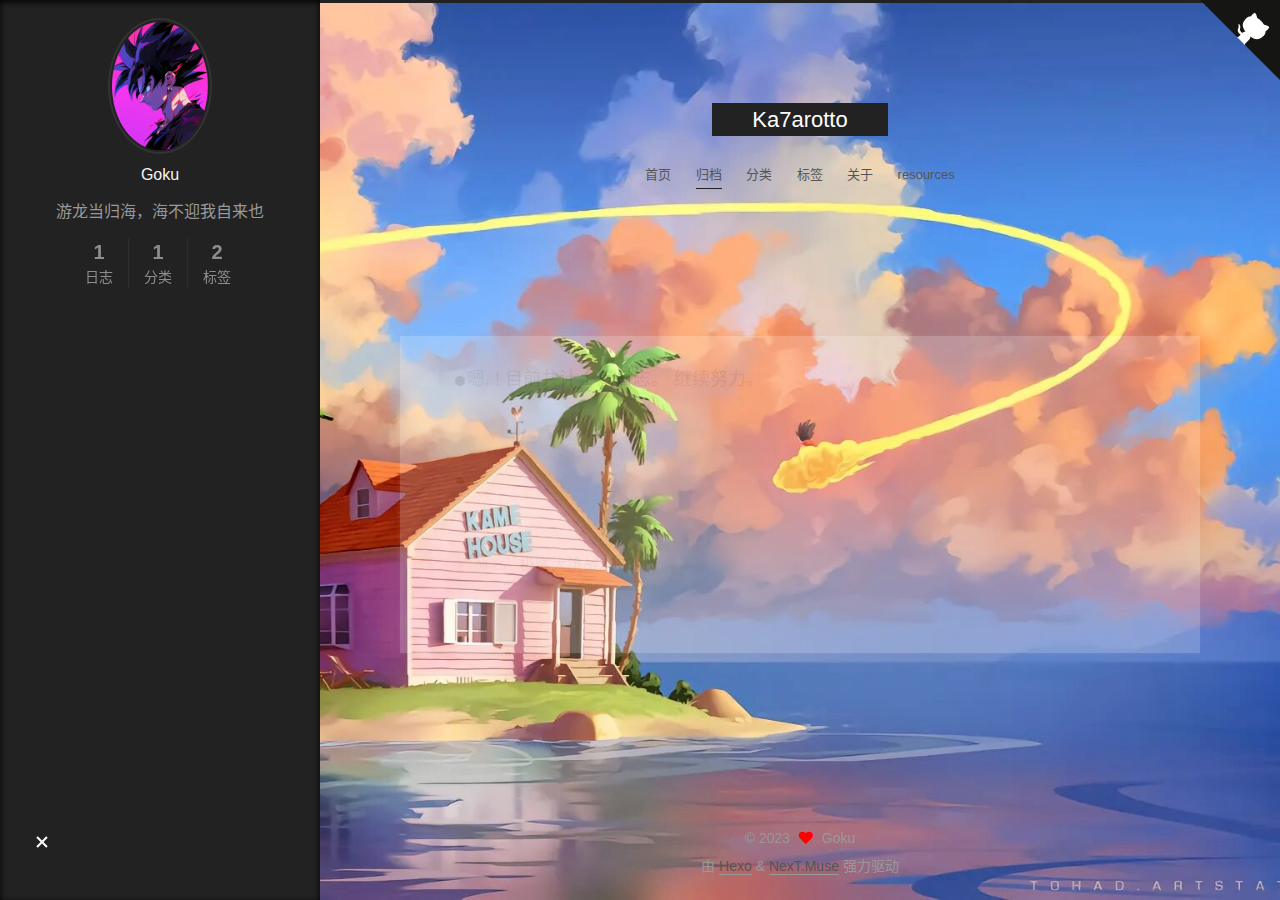
<file: archives/2023/08/index.html>
<!DOCTYPE html>
<html lang="zh-CN">
<head>
  <meta charset="UTF-8">
<meta name="viewport" content="width=device-width, initial-scale=1, maximum-scale=2">
<meta name="theme-color" content="#222">
<meta name="generator" content="Hexo 7.0.0">
  <link rel="apple-touch-icon" sizes="180x180" href="/images/apple-touch-icon-next.png">
  <link rel="icon" type="image/png" sizes="32x32" href="/images/icon1.jpg">
  <link rel="icon" type="image/png" sizes="16x16" href="/images/icon1.jpg">
  <link rel="mask-icon" href="/images/logo.svg" color="#222">

<link rel="stylesheet" href="/css/main.css">


<link rel="stylesheet" href="/lib/font-awesome/css/all.min.css">

<script id="hexo-configurations">
    var NexT = window.NexT || {};
    var CONFIG = {"hostname":"example.com","root":"/","scheme":"Muse","version":"7.8.0","exturl":false,"sidebar":{"position":"left","display":"always","padding":18,"offset":12,"onmobile":false},"copycode":{"enable":true,"show_result":true,"style":null},"back2top":{"enable":true,"sidebar":false,"scrollpercent":false},"bookmark":{"enable":false,"color":"#222","save":"auto"},"fancybox":false,"mediumzoom":false,"lazyload":false,"pangu":false,"comments":{"style":"tabs","active":null,"storage":true,"lazyload":false,"nav":null},"algolia":{"hits":{"per_page":10},"labels":{"input_placeholder":"Search for Posts","hits_empty":"We didn't find any results for the search: ${query}","hits_stats":"${hits} results found in ${time} ms"}},"localsearch":{"enable":false,"trigger":"auto","top_n_per_article":1,"unescape":false,"preload":false},"motion":{"enable":true,"async":false,"transition":{"post_block":"fadeIn","post_header":"slideDownIn","post_body":"slideDownIn","coll_header":"slideLeftIn","sidebar":"slideUpIn"}}};
  </script>

  <meta name="description" content="游龙当归海，海不迎我自来也">
<meta property="og:type" content="website">
<meta property="og:title" content="Ka7arotto">
<meta property="og:url" content="http://example.com/archives/2023/08/index.html">
<meta property="og:site_name" content="Ka7arotto">
<meta property="og:description" content="游龙当归海，海不迎我自来也">
<meta property="og:locale" content="zh_CN">
<meta property="article:author" content="Goku">
<meta name="twitter:card" content="summary">

<link rel="canonical" href="http://example.com/archives/2023/08/">


<script id="page-configurations">
  // https://hexo.io/docs/variables.html
  CONFIG.page = {
    sidebar: "",
    isHome : false,
    isPost : false,
    lang   : 'zh-CN'
  };
</script>

  <title>归档 | Ka7arotto</title>
  






  <noscript>
  <style>
  .use-motion .brand,
  .use-motion .menu-item,
  .sidebar-inner,
  .use-motion .post-block,
  .use-motion .pagination,
  .use-motion .comments,
  .use-motion .post-header,
  .use-motion .post-body,
  .use-motion .collection-header { opacity: initial; }

  .use-motion .site-title,
  .use-motion .site-subtitle {
    opacity: initial;
    top: initial;
  }

  .use-motion .logo-line-before i { left: initial; }
  .use-motion .logo-line-after i { right: initial; }
  </style>
</noscript>

<link rel="alternate" href="/rss2.xml" title="Ka7arotto" type="application/rss+xml">
</head>

<body itemscope itemtype="http://schema.org/WebPage">
  <div class="container use-motion">
    <div class="headband"></div>
    <a target="_blank" rel="noopener" href="https://github.com/Ka7arotto" class="github-corner" aria-label="View source on GitHub"><svg width="80" height="80" viewBox="0 0 250 250" style="fill:#151513; color:#fff; position: absolute; top: 0; border: 0; right: 0;" aria-hidden="true"><path d="M0,0 L115,115 L130,115 L142,142 L250,250 L250,0 Z"></path><path d="M128.3,109.0 C113.8,99.7 119.0,89.6 119.0,89.6 C122.0,82.7 120.5,78.6 120.5,78.6 C119.2,72.0 123.4,76.3 123.4,76.3 C127.3,80.9 125.5,87.3 125.5,87.3 C122.9,97.6 130.6,101.9 134.4,103.2" fill="currentColor" style="transform-origin: 130px 106px;" class="octo-arm"></path><path d="M115.0,115.0 C114.9,115.1 118.7,116.5 119.8,115.4 L133.7,101.6 C136.9,99.2 139.9,98.4 142.2,98.6 C133.8,88.0 127.5,74.4 143.8,58.0 C148.5,53.4 154.0,51.2 159.7,51.0 C160.3,49.4 163.2,43.6 171.4,40.1 C171.4,40.1 176.1,42.5 178.8,56.2 C183.1,58.6 187.2,61.8 190.9,65.4 C194.5,69.0 197.7,73.2 200.1,77.6 C213.8,80.2 216.3,84.9 216.3,84.9 C212.7,93.1 206.9,96.0 205.4,96.6 C205.1,102.4 203.0,107.8 198.3,112.5 C181.9,128.9 168.3,122.5 157.7,114.1 C157.9,116.9 156.7,120.9 152.7,124.9 L141.0,136.5 C139.8,137.7 141.6,141.9 141.8,141.8 Z" fill="currentColor" class="octo-body"></path></svg></a><style>.github-corner:hover .octo-arm{animation:octocat-wave 560ms ease-in-out}@keyframes octocat-wave{0%,100%{transform:rotate(0)}20%,60%{transform:rotate(-25deg)}40%,80%{transform:rotate(10deg)}}@media (max-width:500px){.github-corner:hover .octo-arm{animation:none}.github-corner .octo-arm{animation:octocat-wave 560ms ease-in-out}}</style>
    <header class="header" itemscope itemtype="http://schema.org/WPHeader">
      <div class="header-inner"><div class="site-brand-container">
  <div class="site-nav-toggle">
    <div class="toggle" aria-label="切换导航栏">
      <span class="toggle-line toggle-line-first"></span>
      <span class="toggle-line toggle-line-middle"></span>
      <span class="toggle-line toggle-line-last"></span>
    </div>
  </div>

  <div class="site-meta">

    <a href="/" class="brand" rel="start">
      <span class="logo-line-before"><i></i></span>
      <h1 class="site-title">Ka7arotto</h1>
      <span class="logo-line-after"><i></i></span>
    </a>
  </div>

  <div class="site-nav-right">
    <div class="toggle popup-trigger">
    </div>
  </div>
</div>




<nav class="site-nav">
  <ul id="menu" class="main-menu menu">
        <li class="menu-item menu-item-home">

    <a href="/" rel="section"><i class="home fa-fw"></i>首页</a>

  </li>
        <li class="menu-item menu-item-archives">

    <a href="/archives/" rel="section"><i class="archive fa-fw"></i>归档</a>

  </li>
        <li class="menu-item menu-item-categories">

    <a href="/categories/" rel="section"><i class="th fa-fw"></i>分类</a>

  </li>
        <li class="menu-item menu-item-tags">

    <a href="/tags/" rel="section"><i class="tags fa-fw"></i>标签</a>

  </li>
        <li class="menu-item menu-item-about">

    <a href="/about/" rel="section"><i class="user fa-fw"></i>关于</a>

  </li>
        <li class="menu-item menu-item-resources">

    <a href="/resources/" rel="section"><i class="download fa-fw"></i>resources</a>

  </li>
  </ul>
</nav>




</div>
    </header>

    
  <div class="back-to-top">
    <i class="fa fa-arrow-up"></i>
    <span>0%</span>
  </div>


    <main class="main">
      <div class="main-inner">
        <div class="content-wrap">
          

          <div class="content archive">
            

  
  
  
  <div class="post-block">
    <div class="posts-collapse">
      <div class="collection-title">
        <span class="collection-header">嗯..! 目前共计 1 篇日志。 继续努力。</span>
      </div>

      
    <div class="collection-year">
      <span class="collection-header">2023</span>
    </div>

  <article itemscope itemtype="http://schema.org/Article">
    <header class="post-header">

      <div class="post-meta">
        <time itemprop="dateCreated"
              datetime="2023-08-25T18:03:07+08:00"
              content="2023-08-25">
          08-25
        </time>
      </div>

      <div class="post-title">
          <a class="post-title-link" href="/2023/08/25/1/" itemprop="url">
            <span itemprop="name">极客大挑战2023wp</span>
          </a>
      </div>

    </header>
  </article>


    </div>
  </div>
  
  
  

  



          </div>
          

<script>
  window.addEventListener('tabs:register', () => {
    let { activeClass } = CONFIG.comments;
    if (CONFIG.comments.storage) {
      activeClass = localStorage.getItem('comments_active') || activeClass;
    }
    if (activeClass) {
      let activeTab = document.querySelector(`a[href="#comment-${activeClass}"]`);
      if (activeTab) {
        activeTab.click();
      }
    }
  });
  if (CONFIG.comments.storage) {
    window.addEventListener('tabs:click', event => {
      if (!event.target.matches('.tabs-comment .tab-content .tab-pane')) return;
      let commentClass = event.target.classList[1];
      localStorage.setItem('comments_active', commentClass);
    });
  }
</script>

        </div>
          
  
  <div class="toggle sidebar-toggle">
    <span class="toggle-line toggle-line-first"></span>
    <span class="toggle-line toggle-line-middle"></span>
    <span class="toggle-line toggle-line-last"></span>
  </div>

  <aside class="sidebar">
    <div class="sidebar-inner">

      <ul class="sidebar-nav motion-element">
        <li class="sidebar-nav-toc">
          文章目录
        </li>
        <li class="sidebar-nav-overview">
          站点概览
        </li>
      </ul>

      <!--noindex-->
      <div class="post-toc-wrap sidebar-panel">
      </div>
      <!--/noindex-->

      <div class="site-overview-wrap sidebar-panel">
        <div class="site-author motion-element" itemprop="author" itemscope itemtype="http://schema.org/Person">
    <img class="site-author-image" itemprop="image" alt="Goku"
      src="/images/avatar2.jpg">
  <p class="site-author-name" itemprop="name">Goku</p>
  <div class="site-description" itemprop="description">游龙当归海，海不迎我自来也</div>
</div>
<div class="site-state-wrap motion-element">
  <nav class="site-state">
      <div class="site-state-item site-state-posts">
          <a href="/archives/">
        
          <span class="site-state-item-count">1</span>
          <span class="site-state-item-name">日志</span>
        </a>
      </div>
      <div class="site-state-item site-state-categories">
            <a href="/categories/">
          
        <span class="site-state-item-count">1</span>
        <span class="site-state-item-name">分类</span></a>
      </div>
      <div class="site-state-item site-state-tags">
            <a href="/tags/">
          
        <span class="site-state-item-count">2</span>
        <span class="site-state-item-name">标签</span></a>
      </div>
  </nav>
</div>



      </div>

    </div>
  </aside>
  <div id="sidebar-dimmer"></div>


      </div>
    </main>

    <footer class="footer">
      <div class="footer-inner">
        

        

<div class="copyright">
  
  &copy; 
  <span itemprop="copyrightYear">2023</span>
  <span class="with-love">
    <i class="fa fa-heart"></i>
  </span>
  <span class="author" itemprop="copyrightHolder">Goku</span>
</div>
  <div class="powered-by">由 <a href="https://hexo.io/" class="theme-link" rel="noopener" target="_blank">Hexo</a> & <a href="https://muse.theme-next.org/" class="theme-link" rel="noopener" target="_blank">NexT.Muse</a> 强力驱动
  </div>

        








      </div>
    </footer>
  </div>

  
  <script src="/lib/anime.min.js"></script>
  <script src="/lib/velocity/velocity.min.js"></script>
  <script src="/lib/velocity/velocity.ui.min.js"></script>

<script src="/js/utils.js"></script>

<script src="/js/motion.js"></script>


<script src="/js/schemes/muse.js"></script>


<script src="/js/next-boot.js"></script>




  















  

  

</body>
</html>
</file>
<file: css/main.css>
:root {
  --body-bg-color: #fff;
  --content-bg-color: #fff;
  --card-bg-color: #f5f5f5;
  --text-color: #555;
  --blockquote-color: #666;
  --link-color: #555;
  --link-hover-color: #222;
  --brand-color: #fff;
  --brand-hover-color: #fff;
  --table-row-odd-bg-color: #f9f9f9;
  --table-row-hover-bg-color: #f5f5f5;
  --menu-item-bg-color: #f5f5f5;
  --btn-default-bg: #222;
  --btn-default-color: #fff;
  --btn-default-border-color: #222;
  --btn-default-hover-bg: #fff;
  --btn-default-hover-color: #222;
  --btn-default-hover-border-color: #222;
}
html {
  line-height: 1.15; /* 1 */
  -webkit-text-size-adjust: 100%; /* 2 */
}
body {
  margin: 0;
}
main {
  display: block;
}
h1 {
  font-size: 2em;
  margin: 0.67em 0;
}
hr {
  box-sizing: content-box; /* 1 */
  height: 0; /* 1 */
  overflow: visible; /* 2 */
}
pre {
  font-family: monospace, monospace; /* 1 */
  font-size: 1em; /* 2 */
}
a {
  background: transparent;
}
abbr[title] {
  border-bottom: none; /* 1 */
  text-decoration: underline; /* 2 */
  text-decoration: underline dotted; /* 2 */
}
b,
strong {
  font-weight: bolder;
}
code,
kbd,
samp {
  font-family: monospace, monospace; /* 1 */
  font-size: 1em; /* 2 */
}
small {
  font-size: 80%;
}
sub,
sup {
  font-size: 75%;
  line-height: 0;
  position: relative;
  vertical-align: baseline;
}
sub {
  bottom: -0.25em;
}
sup {
  top: -0.5em;
}
img {
  border-style: none;
}
button,
input,
optgroup,
select,
textarea {
  font-family: inherit; /* 1 */
  font-size: 100%; /* 1 */
  line-height: 1.15; /* 1 */
  margin: 0; /* 2 */
}
button,
input {
/* 1 */
  overflow: visible;
}
button,
select {
/* 1 */
  text-transform: none;
}
button,
[type='button'],
[type='reset'],
[type='submit'] {
  -webkit-appearance: button;
}
button::-moz-focus-inner,
[type='button']::-moz-focus-inner,
[type='reset']::-moz-focus-inner,
[type='submit']::-moz-focus-inner {
  border-style: none;
  padding: 0;
}
button:-moz-focusring,
[type='button']:-moz-focusring,
[type='reset']:-moz-focusring,
[type='submit']:-moz-focusring {
  outline: 1px dotted ButtonText;
}
fieldset {
  padding: 0.35em 0.75em 0.625em;
}
legend {
  box-sizing: border-box; /* 1 */
  color: inherit; /* 2 */
  display: table; /* 1 */
  max-width: 100%; /* 1 */
  padding: 0; /* 3 */
  white-space: normal; /* 1 */
}
progress {
  vertical-align: baseline;
}
textarea {
  overflow: auto;
}
[type='checkbox'],
[type='radio'] {
  box-sizing: border-box; /* 1 */
  padding: 0; /* 2 */
}
[type='number']::-webkit-inner-spin-button,
[type='number']::-webkit-outer-spin-button {
  height: auto;
}
[type='search'] {
  outline-offset: -2px; /* 2 */
  -webkit-appearance: textfield; /* 1 */
}
[type='search']::-webkit-search-decoration {
  -webkit-appearance: none;
}
::-webkit-file-upload-button {
  font: inherit; /* 2 */
  -webkit-appearance: button; /* 1 */
}
details {
  display: block;
}
summary {
  display: list-item;
}
template {
  display: none;
}
[hidden] {
  display: none;
}
::selection {
  background: #262a30;
  color: #eee;
}
html,
body {
  height: 100%;
}
body {
  background: var(--body-bg-color);
  color: var(--text-color);
  font-family: 'Lato', "PingFang SC", "Microsoft YaHei", sans-serif;
  font-size: 1em;
  line-height: 2;
}
@media (max-width: 991px) {
  body {
    padding-left: 0 !important;
    padding-right: 0 !important;
  }
}
h1,
h2,
h3,
h4,
h5,
h6 {
  font-family: 'Lato', "PingFang SC", "Microsoft YaHei", sans-serif;
  font-weight: bold;
  line-height: 1.5;
  margin: 20px 0 15px;
}
h1 {
  font-size: 1.5em;
}
h2 {
  font-size: 1.375em;
}
h3 {
  font-size: 1.25em;
}
h4 {
  font-size: 1.125em;
}
h5 {
  font-size: 1em;
}
h6 {
  font-size: 0.875em;
}
p {
  margin: 0 0 20px 0;
}
a,
span.exturl {
  border-bottom: 1px solid #999;
  color: var(--link-color);
  outline: 0;
  text-decoration: none;
  overflow-wrap: break-word;
  word-wrap: break-word;
  cursor: pointer;
}
a:hover,
span.exturl:hover {
  border-bottom-color: var(--link-hover-color);
  color: var(--link-hover-color);
}
iframe,
img,
video {
  display: block;
  margin-left: auto;
  margin-right: auto;
  max-width: 100%;
}
hr {
  background-image: repeating-linear-gradient(-45deg, #ddd, #ddd 4px, transparent 4px, transparent 8px);
  border: 0;
  height: 3px;
  margin: 40px 0;
}
blockquote {
  border-left: 4px solid #ddd;
  color: var(--blockquote-color);
  margin: 0;
  padding: 0 15px;
}
blockquote cite::before {
  content: '-';
  padding: 0 5px;
}
dt {
  font-weight: bold;
}
dd {
  margin: 0;
  padding: 0;
}
kbd {
  background-color: #f5f5f5;
  background-image: linear-gradient(#eee, #fff, #eee);
  border: 1px solid #ccc;
  border-radius: 0.2em;
  box-shadow: 0.1em 0.1em 0.2em rgba(0,0,0,0.1);
  color: #555;
  font-family: inherit;
  padding: 0.1em 0.3em;
  white-space: nowrap;
}
.table-container {
  overflow: auto;
}
table {
  border-collapse: collapse;
  border-spacing: 0;
  font-size: 0.875em;
  margin: 0 0 20px 0;
  width: 100%;
}
tbody tr:nth-of-type(odd) {
  background: var(--table-row-odd-bg-color);
}
tbody tr:hover {
  background: var(--table-row-hover-bg-color);
}
caption,
th,
td {
  font-weight: normal;
  padding: 8px;
  vertical-align: middle;
}
th,
td {
  border: 1px solid #ddd;
  border-bottom: 3px solid #ddd;
}
th {
  font-weight: 700;
  padding-bottom: 10px;
}
td {
  border-bottom-width: 1px;
}
.btn {
  background: var(--btn-default-bg);
  border: 2px solid var(--btn-default-border-color);
  border-radius: 0;
  color: var(--btn-default-color);
  display: inline-block;
  font-size: 0.875em;
  line-height: 2;
  padding: 0 20px;
  text-decoration: none;
  transition-property: background-color;
  transition-delay: 0s;
  transition-duration: 0.2s;
  transition-timing-function: ease-in-out;
}
.btn:hover {
  background: var(--btn-default-hover-bg);
  border-color: var(--btn-default-hover-border-color);
  color: var(--btn-default-hover-color);
}
.btn + .btn {
  margin: 0 0 8px 8px;
}
.btn .fa-fw {
  text-align: left;
  width: 1.285714285714286em;
}
.toggle {
  line-height: 0;
}
.toggle .toggle-line {
  background: #fff;
  display: inline-block;
  height: 2px;
  left: 0;
  position: relative;
  top: 0;
  transition: all 0.4s;
  vertical-align: top;
  width: 100%;
}
.toggle .toggle-line:not(:first-child) {
  margin-top: 3px;
}
.toggle.toggle-arrow .toggle-line-first {
  left: 50%;
  top: 2px;
  transform: rotate(45deg);
  width: 50%;
}
.toggle.toggle-arrow .toggle-line-middle {
  left: 2px;
  width: 90%;
}
.toggle.toggle-arrow .toggle-line-last {
  left: 50%;
  top: -2px;
  transform: rotate(-45deg);
  width: 50%;
}
.toggle.toggle-close .toggle-line-first {
  transform: rotate(-45deg);
  top: 5px;
}
.toggle.toggle-close .toggle-line-middle {
  opacity: 0;
}
.toggle.toggle-close .toggle-line-last {
  transform: rotate(45deg);
  top: -5px;
}
.highlight-container {
  position: relative;
}
.highlight-container:hover .copy-btn,
.highlight-container .copy-btn:focus {
  opacity: 1;
}
.copy-btn {
  color: #333;
  cursor: pointer;
  line-height: 1.6;
  opacity: 0;
  padding: 2px 6px;
  position: absolute;
  transition-delay: 0s;
  transition-duration: 0.2s;
  transition-timing-function: ease-in-out;
  background-color: #eee;
  background-image: linear-gradient(#fcfcfc, #eee);
  border: 1px solid #d5d5d5;
  border-radius: 3px;
  font-size: 0.8125em;
  right: 4px;
  top: 8px;
}
.highlight,
pre {
  background: #1d1f21;
  color: #c5c8c6;
  line-height: 1.6;
  margin: 0 auto 20px;
}
pre,
code {
  font-family: consolas, Menlo, monospace, "PingFang SC", "Microsoft YaHei";
}
code {
  background: #eee;
  border-radius: 3px;
  color: #555;
  padding: 2px 4px;
  overflow-wrap: break-word;
  word-wrap: break-word;
}
.highlight *::selection {
  background: #373b41;
}
.highlight pre {
  border: 0;
  margin: 0;
  padding: 10px 0;
}
.highlight table {
  border: 0;
  margin: 0;
  width: auto;
}
.highlight td {
  border: 0;
  padding: 0;
}
.highlight figcaption {
  background: #000;
  color: #c5c8c6;
  display: flex;
  font-size: 0.875em;
  justify-content: space-between;
  line-height: 1.2;
  padding: 0.5em;
}
.highlight figcaption a {
  color: #c5c8c6;
}
.highlight figcaption a:hover {
  border-bottom-color: #c5c8c6;
}
.highlight .gutter {
  -moz-user-select: none;
  -ms-user-select: none;
  -webkit-user-select: none;
  user-select: none;
}
.highlight .gutter pre {
  background: #000;
  color: #888f96;
  padding-left: 10px;
  padding-right: 10px;
  text-align: right;
}
.highlight .code pre {
  background: #1d1f21;
  padding-left: 10px;
  width: 100%;
}
.gist table {
  width: auto;
}
.gist table td {
  border: 0;
}
pre {
  overflow: auto;
  padding: 10px;
}
pre code {
  background: none;
  color: #c5c8c6;
  font-size: 0.875em;
  padding: 0;
  text-shadow: none;
}
pre .deletion {
  background: #800000;
}
pre .addition {
  background: #008000;
}
pre .meta {
  color: #f0c674;
  -moz-user-select: none;
  -ms-user-select: none;
  -webkit-user-select: none;
  user-select: none;
}
pre .comment {
  color: #969896;
}
pre .variable,
pre .attribute,
pre .tag,
pre .name,
pre .regexp,
pre .ruby .constant,
pre .xml .tag .title,
pre .xml .pi,
pre .xml .doctype,
pre .html .doctype,
pre .css .id,
pre .css .class,
pre .css .pseudo {
  color: #c66;
}
pre .number,
pre .preprocessor,
pre .built_in,
pre .builtin-name,
pre .literal,
pre .params,
pre .constant,
pre .command {
  color: #de935f;
}
pre .ruby .class .title,
pre .css .rules .attribute,
pre .string,
pre .symbol,
pre .value,
pre .inheritance,
pre .header,
pre .ruby .symbol,
pre .xml .cdata,
pre .special,
pre .formula {
  color: #b5bd68;
}
pre .title,
pre .css .hexcolor {
  color: #8abeb7;
}
pre .function,
pre .python .decorator,
pre .python .title,
pre .ruby .function .title,
pre .ruby .title .keyword,
pre .perl .sub,
pre .javascript .title,
pre .coffeescript .title {
  color: #81a2be;
}
pre .keyword,
pre .javascript .function {
  color: #b294bb;
}
.blockquote-center {
  border-left: none;
  margin: 40px 0;
  padding: 0;
  position: relative;
  text-align: center;
}
.blockquote-center .fa {
  display: block;
  opacity: 0.6;
  position: absolute;
  width: 100%;
}
.blockquote-center .fa-quote-left {
  border-top: 1px solid #ccc;
  text-align: left;
  top: -20px;
}
.blockquote-center .fa-quote-right {
  border-bottom: 1px solid #ccc;
  text-align: right;
  bottom: -20px;
}
.blockquote-center p,
.blockquote-center div {
  text-align: center;
}
.post-body .group-picture img {
  margin: 0 auto;
  padding: 0 3px;
}
.group-picture-row {
  margin-bottom: 6px;
  overflow: hidden;
}
.group-picture-column {
  float: left;
  margin-bottom: 10px;
}
.post-body .label {
  color: #555;
  display: inline;
  padding: 0 2px;
}
.post-body .label.default {
  background: #f0f0f0;
}
.post-body .label.primary {
  background: #efe6f7;
}
.post-body .label.info {
  background: #e5f2f8;
}
.post-body .label.success {
  background: #e7f4e9;
}
.post-body .label.warning {
  background: #fcf6e1;
}
.post-body .label.danger {
  background: #fae8eb;
}
.post-body .tabs {
  margin-bottom: 20px;
}
.post-body .tabs,
.tabs-comment {
  display: block;
  padding-top: 10px;
  position: relative;
}
.post-body .tabs ul.nav-tabs,
.tabs-comment ul.nav-tabs {
  display: flex;
  flex-wrap: wrap;
  margin: 0;
  margin-bottom: -1px;
  padding: 0;
}
@media (max-width: 413px) {
  .post-body .tabs ul.nav-tabs,
  .tabs-comment ul.nav-tabs {
    display: block;
    margin-bottom: 5px;
  }
}
.post-body .tabs ul.nav-tabs li.tab,
.tabs-comment ul.nav-tabs li.tab {
  border-bottom: 1px solid #ddd;
  border-left: 1px solid transparent;
  border-right: 1px solid transparent;
  border-top: 3px solid transparent;
  flex-grow: 1;
  list-style-type: none;
  border-radius: 0 0 0 0;
}
@media (max-width: 413px) {
  .post-body .tabs ul.nav-tabs li.tab,
  .tabs-comment ul.nav-tabs li.tab {
    border-bottom: 1px solid transparent;
    border-left: 3px solid transparent;
    border-right: 1px solid transparent;
    border-top: 1px solid transparent;
  }
}
@media (max-width: 413px) {
  .post-body .tabs ul.nav-tabs li.tab,
  .tabs-comment ul.nav-tabs li.tab {
    border-radius: 0;
  }
}
.post-body .tabs ul.nav-tabs li.tab a,
.tabs-comment ul.nav-tabs li.tab a {
  border-bottom: initial;
  display: block;
  line-height: 1.8;
  outline: 0;
  padding: 0.25em 0.75em;
  text-align: center;
  transition-delay: 0s;
  transition-duration: 0.2s;
  transition-timing-function: ease-out;
}
.post-body .tabs ul.nav-tabs li.tab a i,
.tabs-comment ul.nav-tabs li.tab a i {
  width: 1.285714285714286em;
}
.post-body .tabs ul.nav-tabs li.tab.active,
.tabs-comment ul.nav-tabs li.tab.active {
  border-bottom: 1px solid transparent;
  border-left: 1px solid #ddd;
  border-right: 1px solid #ddd;
  border-top: 3px solid #fc6423;
}
@media (max-width: 413px) {
  .post-body .tabs ul.nav-tabs li.tab.active,
  .tabs-comment ul.nav-tabs li.tab.active {
    border-bottom: 1px solid #ddd;
    border-left: 3px solid #fc6423;
    border-right: 1px solid #ddd;
    border-top: 1px solid #ddd;
  }
}
.post-body .tabs ul.nav-tabs li.tab.active a,
.tabs-comment ul.nav-tabs li.tab.active a {
  color: var(--link-color);
  cursor: default;
}
.post-body .tabs .tab-content .tab-pane,
.tabs-comment .tab-content .tab-pane {
  border: 1px solid #ddd;
  border-top: 0;
  padding: 20px 20px 0 20px;
  border-radius: 0;
}
.post-body .tabs .tab-content .tab-pane:not(.active),
.tabs-comment .tab-content .tab-pane:not(.active) {
  display: none;
}
.post-body .tabs .tab-content .tab-pane.active,
.tabs-comment .tab-content .tab-pane.active {
  display: block;
}
.post-body .tabs .tab-content .tab-pane.active:nth-of-type(1),
.tabs-comment .tab-content .tab-pane.active:nth-of-type(1) {
  border-radius: 0 0 0 0;
}
@media (max-width: 413px) {
  .post-body .tabs .tab-content .tab-pane.active:nth-of-type(1),
  .tabs-comment .tab-content .tab-pane.active:nth-of-type(1) {
    border-radius: 0;
  }
}
.post-body .note {
  border-radius: 3px;
  margin-bottom: 20px;
  padding: 1em;
  position: relative;
  border: 1px solid #eee;
  border-left-width: 5px;
}
.post-body .note h2,
.post-body .note h3,
.post-body .note h4,
.post-body .note h5,
.post-body .note h6 {
  margin-top: 0;
  border-bottom: initial;
  margin-bottom: 0;
  padding-top: 0;
}
.post-body .note p:first-child,
.post-body .note ul:first-child,
.post-body .note ol:first-child,
.post-body .note table:first-child,
.post-body .note pre:first-child,
.post-body .note blockquote:first-child,
.post-body .note img:first-child {
  margin-top: 0;
}
.post-body .note p:last-child,
.post-body .note ul:last-child,
.post-body .note ol:last-child,
.post-body .note table:last-child,
.post-body .note pre:last-child,
.post-body .note blockquote:last-child,
.post-body .note img:last-child {
  margin-bottom: 0;
}
.post-body .note.default {
  border-left-color: #777;
}
.post-body .note.default h2,
.post-body .note.default h3,
.post-body .note.default h4,
.post-body .note.default h5,
.post-body .note.default h6 {
  color: #777;
}
.post-body .note.primary {
  border-left-color: #6f42c1;
}
.post-body .note.primary h2,
.post-body .note.primary h3,
.post-body .note.primary h4,
.post-body .note.primary h5,
.post-body .note.primary h6 {
  color: #6f42c1;
}
.post-body .note.info {
  border-left-color: #428bca;
}
.post-body .note.info h2,
.post-body .note.info h3,
.post-body .note.info h4,
.post-body .note.info h5,
.post-body .note.info h6 {
  color: #428bca;
}
.post-body .note.success {
  border-left-color: #5cb85c;
}
.post-body .note.success h2,
.post-body .note.success h3,
.post-body .note.success h4,
.post-body .note.success h5,
.post-body .note.success h6 {
  color: #5cb85c;
}
.post-body .note.warning {
  border-left-color: #f0ad4e;
}
.post-body .note.warning h2,
.post-body .note.warning h3,
.post-body .note.warning h4,
.post-body .note.warning h5,
.post-body .note.warning h6 {
  color: #f0ad4e;
}
.post-body .note.danger {
  border-left-color: #d9534f;
}
.post-body .note.danger h2,
.post-body .note.danger h3,
.post-body .note.danger h4,
.post-body .note.danger h5,
.post-body .note.danger h6 {
  color: #d9534f;
}
.pagination .prev,
.pagination .next,
.pagination .page-number,
.pagination .space {
  display: inline-block;
  margin: 0 10px;
  padding: 0 11px;
  position: relative;
  top: -1px;
}
@media (max-width: 767px) {
  .pagination .prev,
  .pagination .next,
  .pagination .page-number,
  .pagination .space {
    margin: 0 5px;
  }
}
.pagination {
  border-top: 1px solid #eee;
  margin: 120px 0 0;
  text-align: center;
}
.pagination .prev,
.pagination .next,
.pagination .page-number {
  border-bottom: 0;
  border-top: 1px solid #eee;
  transition-property: border-color;
  transition-delay: 0s;
  transition-duration: 0.2s;
  transition-timing-function: ease-in-out;
}
.pagination .prev:hover,
.pagination .next:hover,
.pagination .page-number:hover {
  border-top-color: #222;
}
.pagination .space {
  margin: 0;
  padding: 0;
}
.pagination .prev {
  margin-left: 0;
}
.pagination .next {
  margin-right: 0;
}
.pagination .page-number.current {
  background: #ccc;
  border-top-color: #ccc;
  color: #fff;
}
@media (max-width: 767px) {
  .pagination {
    border-top: none;
  }
  .pagination .prev,
  .pagination .next,
  .pagination .page-number {
    border-bottom: 1px solid #eee;
    border-top: 0;
    margin-bottom: 10px;
    padding: 0 10px;
  }
  .pagination .prev:hover,
  .pagination .next:hover,
  .pagination .page-number:hover {
    border-bottom-color: #222;
  }
}
.comments {
  margin-top: 60px;
  overflow: hidden;
}
.comment-button-group {
  display: flex;
  flex-wrap: wrap-reverse;
  justify-content: center;
  margin: 1em 0;
}
.comment-button-group .comment-button {
  margin: 0.1em 0.2em;
}
.comment-button-group .comment-button.active {
  background: var(--btn-default-hover-bg);
  border-color: var(--btn-default-hover-border-color);
  color: var(--btn-default-hover-color);
}
.comment-position {
  display: none;
}
.comment-position.active {
  display: block;
}
.tabs-comment {
  background: var(--content-bg-color);
  margin-top: 4em;
  padding-top: 0;
}
.tabs-comment .comments {
  border: 0;
  box-shadow: none;
  margin-top: 0;
  padding-top: 0;
}
.container {
  min-height: 100%;
  position: relative;
}
.main-inner {
  margin: 0 auto;
  width: 700px;
}
@media (min-width: 1200px) {
  .main-inner {
    width: 800px;
  }
}
@media (min-width: 1600px) {
  .main-inner {
    width: 900px;
  }
}
@media (max-width: 767px) {
  .content-wrap {
    padding: 0 20px;
  }
}
.header {
  background: transparent;
}
.header-inner {
  margin: 0 auto;
  width: 700px;
}
@media (min-width: 1200px) {
  .header-inner {
    width: 800px;
  }
}
@media (min-width: 1600px) {
  .header-inner {
    width: 900px;
  }
}
.site-brand-container {
  display: flex;
  flex-shrink: 0;
  padding: 0 10px;
}
.headband {
  background: #222;
  height: 3px;
}
.site-meta {
  flex-grow: 1;
  text-align: center;
}
@media (max-width: 767px) {
  .site-meta {
    text-align: center;
  }
}
.brand {
  border-bottom: none;
  color: var(--brand-color);
  display: inline-block;
  line-height: 1.375em;
  padding: 0 40px;
  position: relative;
}
.brand:hover {
  color: var(--brand-hover-color);
}
.site-title {
  font-family: 'Lato', "PingFang SC", "Microsoft YaHei", sans-serif;
  font-size: 1.375em;
  font-weight: normal;
  margin: 0;
}
.site-subtitle {
  color: #999;
  font-size: 0.8125em;
  margin: 10px 0;
}
.use-motion .brand {
  opacity: 0;
}
.use-motion .site-title,
.use-motion .site-subtitle,
.use-motion .custom-logo-image {
  opacity: 0;
  position: relative;
  top: -10px;
}
.site-nav-toggle,
.site-nav-right {
  display: none;
}
@media (max-width: 767px) {
  .site-nav-toggle,
  .site-nav-right {
    display: flex;
    flex-direction: column;
    justify-content: center;
  }
}
.site-nav-toggle .toggle,
.site-nav-right .toggle {
  color: var(--text-color);
  padding: 10px;
  width: 22px;
}
.site-nav-toggle .toggle .toggle-line,
.site-nav-right .toggle .toggle-line {
  background: var(--text-color);
  border-radius: 1px;
}
.site-nav {
  display: block;
}
@media (max-width: 767px) {
  .site-nav {
    clear: both;
    display: none;
  }
}
.site-nav.site-nav-on {
  display: block;
}
.menu {
  margin-top: 20px;
  padding-left: 0;
  text-align: center;
}
.menu-item {
  display: inline-block;
  list-style: none;
  margin: 0 10px;
}
@media (max-width: 767px) {
  .menu-item {
    display: block;
    margin-top: 10px;
  }
  .menu-item.menu-item-search {
    display: none;
  }
}
.menu-item a,
.menu-item span.exturl {
  border-bottom: 0;
  display: block;
  font-size: 0.8125em;
  transition-property: border-color;
  transition-delay: 0s;
  transition-duration: 0.2s;
  transition-timing-function: ease-in-out;
}
@media (hover: none) {
  .menu-item a:hover,
  .menu-item span.exturl:hover {
    border-bottom-color: transparent !important;
  }
}
.menu-item .fa,
.menu-item .fab,
.menu-item .far,
.menu-item .fas {
  margin-right: 8px;
}
.menu-item .badge {
  display: inline-block;
  font-weight: bold;
  line-height: 1;
  margin-left: 0.35em;
  margin-top: 0.35em;
  text-align: center;
  white-space: nowrap;
}
@media (max-width: 767px) {
  .menu-item .badge {
    float: right;
    margin-left: 0;
  }
}
.menu-item-active a,
.menu .menu-item a:hover,
.menu .menu-item span.exturl:hover {
  background: var(--menu-item-bg-color);
}
.use-motion .menu-item {
  opacity: 0;
}
.sidebar {
  background: #222;
  bottom: 0;
  box-shadow: inset 0 2px 6px #000;
  position: fixed;
  top: 0;
}
@media (max-width: 991px) {
  .sidebar {
    display: none;
  }
}
.sidebar-inner {
  color: #999;
  padding: 18px 10px;
  text-align: center;
}
.cc-license {
  margin-top: 10px;
  text-align: center;
}
.cc-license .cc-opacity {
  border-bottom: none;
  opacity: 0.7;
}
.cc-license .cc-opacity:hover {
  opacity: 0.9;
}
.cc-license img {
  display: inline-block;
}
.site-author-image {
  border: 2px solid #333;
  display: block;
  margin: 0 auto;
  max-width: 96px;
  padding: 2px;
  border-radius: 50%;
}
.site-author-name {
  color: #f5f5f5;
  font-weight: normal;
  margin: 5px 0 0;
  text-align: center;
}
.site-description {
  color: #999;
  font-size: 1em;
  margin-top: 5px;
  text-align: center;
}
.links-of-author {
  margin-top: 15px;
}
.links-of-author a,
.links-of-author span.exturl {
  border-bottom-color: #555;
  display: inline-block;
  font-size: 0.8125em;
  margin-bottom: 10px;
  margin-right: 10px;
  vertical-align: middle;
}
.links-of-author a::before,
.links-of-author span.exturl::before {
  background: #2e53ff;
  border-radius: 50%;
  content: ' ';
  display: inline-block;
  height: 4px;
  margin-right: 3px;
  vertical-align: middle;
  width: 4px;
}
.sidebar-button {
  margin-top: 15px;
}
.sidebar-button a {
  border: 1px solid #fc6423;
  border-radius: 4px;
  color: #fc6423;
  display: inline-block;
  padding: 0 15px;
}
.sidebar-button a .fa,
.sidebar-button a .fab,
.sidebar-button a .far,
.sidebar-button a .fas {
  margin-right: 5px;
}
.sidebar-button a:hover {
  background: #fc6423;
  border: 1px solid #fc6423;
  color: #fff;
}
.sidebar-button a:hover .fa,
.sidebar-button a:hover .fab,
.sidebar-button a:hover .far,
.sidebar-button a:hover .fas {
  color: #fff;
}
.links-of-blogroll {
  font-size: 0.8125em;
  margin-top: 10px;
}
.links-of-blogroll-title {
  font-size: 0.875em;
  font-weight: 600;
  margin-top: 0;
}
.links-of-blogroll-list {
  list-style: none;
  margin: 0;
  padding: 0;
}
#sidebar-dimmer {
  display: none;
}
@media (max-width: 767px) {
  #sidebar-dimmer {
    background: #000;
    display: block;
    height: 100%;
    left: 100%;
    opacity: 0;
    position: fixed;
    top: 0;
    width: 100%;
    z-index: 1100;
  }
  .sidebar-active + #sidebar-dimmer {
    opacity: 0.7;
    transform: translateX(-100%);
    transition: opacity 0.5s;
  }
}
.sidebar-nav {
  margin: 0;
  padding-bottom: 20px;
  padding-left: 0;
}
.sidebar-nav li {
  border-bottom: 1px solid transparent;
  color: #666;
  cursor: pointer;
  display: inline-block;
  font-size: 0.875em;
}
.sidebar-nav li.sidebar-nav-overview {
  margin-left: 10px;
}
.sidebar-nav li:hover {
  color: #f5f5f5;
}
.sidebar-nav .sidebar-nav-active {
  border-bottom-color: #87daff;
  color: #87daff;
}
.sidebar-nav .sidebar-nav-active:hover {
  color: #87daff;
}
.sidebar-panel {
  display: none;
  overflow-x: hidden;
  overflow-y: auto;
}
.sidebar-panel-active {
  display: block;
}
.sidebar-toggle {
  background: #222;
  bottom: 45px;
  cursor: pointer;
  height: 14px;
  left: 30px;
  padding: 5px;
  position: fixed;
  width: 14px;
  z-index: 1300;
}
@media (max-width: 991px) {
  .sidebar-toggle {
    left: 20px;
    opacity: 0.8;
    display: none;
  }
}
.sidebar-toggle:hover .toggle-line {
  background: #87daff;
}
.post-toc {
  font-size: 0.875em;
}
.post-toc ol {
  list-style: none;
  margin: 0;
  padding: 0 2px 5px 10px;
  text-align: left;
}
.post-toc ol > ol {
  padding-left: 0;
}
.post-toc ol a {
  transition-property: all;
  transition-delay: 0s;
  transition-duration: 0.2s;
  transition-timing-function: ease-in-out;
}
.post-toc .nav-item {
  line-height: 1.8;
  overflow: hidden;
  text-overflow: ellipsis;
  white-space: nowrap;
}
.post-toc .nav .nav-child {
  display: none;
}
.post-toc .nav .active > .nav-child {
  display: block;
}
.post-toc .nav .active-current > .nav-child {
  display: block;
}
.post-toc .nav .active-current > .nav-child > .nav-item {
  display: block;
}
.post-toc .nav .active > a {
  border-bottom-color: #87daff;
  color: #87daff;
}
.post-toc .nav .active-current > a {
  color: #87daff;
}
.post-toc .nav .active-current > a:hover {
  color: #87daff;
}
.site-state {
  display: flex;
  justify-content: center;
  line-height: 1.4;
  margin-top: 10px;
  overflow: hidden;
  text-align: center;
  white-space: nowrap;
}
.site-state-item {
  padding: 0 15px;
}
.site-state-item:not(:first-child) {
  border-left: 1px solid #333;
}
.site-state-item a {
  border-bottom: none;
}
.site-state-item-count {
  display: block;
  font-size: 1.25em;
  font-weight: 600;
  text-align: center;
}
.site-state-item-name {
  color: inherit;
  font-size: 0.875em;
}
.footer {
  color: #999;
  font-size: 0.875em;
  padding: 20px 0;
}
.footer.footer-fixed {
  bottom: 0;
  left: 0;
  position: absolute;
  right: 0;
}
.footer-inner {
  box-sizing: border-box;
  margin: 0 auto;
  text-align: center;
  width: 700px;
}
@media (min-width: 1200px) {
  .footer-inner {
    width: 800px;
  }
}
@media (min-width: 1600px) {
  .footer-inner {
    width: 900px;
  }
}
.languages {
  display: inline-block;
  font-size: 1.125em;
  position: relative;
}
.languages .lang-select-label span {
  margin: 0 0.5em;
}
.languages .lang-select {
  height: 100%;
  left: 0;
  opacity: 0;
  position: absolute;
  top: 0;
  width: 100%;
}
.with-love {
  color: #ff0000;
  display: inline-block;
  margin: 0 5px;
}
.powered-by,
.theme-info {
  display: inline-block;
}
@-moz-keyframes iconAnimate {
  0%, 100% {
    transform: scale(1);
  }
  10%, 30% {
    transform: scale(0.9);
  }
  20%, 40%, 60%, 80% {
    transform: scale(1.1);
  }
  50%, 70% {
    transform: scale(1.1);
  }
}
@-webkit-keyframes iconAnimate {
  0%, 100% {
    transform: scale(1);
  }
  10%, 30% {
    transform: scale(0.9);
  }
  20%, 40%, 60%, 80% {
    transform: scale(1.1);
  }
  50%, 70% {
    transform: scale(1.1);
  }
}
@-o-keyframes iconAnimate {
  0%, 100% {
    transform: scale(1);
  }
  10%, 30% {
    transform: scale(0.9);
  }
  20%, 40%, 60%, 80% {
    transform: scale(1.1);
  }
  50%, 70% {
    transform: scale(1.1);
  }
}
@keyframes iconAnimate {
  0%, 100% {
    transform: scale(1);
  }
  10%, 30% {
    transform: scale(0.9);
  }
  20%, 40%, 60%, 80% {
    transform: scale(1.1);
  }
  50%, 70% {
    transform: scale(1.1);
  }
}
.back-to-top {
  font-size: 12px;
  text-align: center;
  transition-delay: 0s;
  transition-duration: 0.2s;
  transition-timing-function: ease-in-out;
}
.back-to-top {
  background: #222;
  bottom: -100px;
  box-sizing: border-box;
  color: #fff;
  cursor: pointer;
  left: 30px;
  opacity: 1;
  padding: 0 6px;
  position: fixed;
  transition-property: bottom;
  z-index: 1300;
  width: 24px;
}
.back-to-top span {
  display: none;
}
.back-to-top:hover {
  color: #87daff;
}
.back-to-top.back-to-top-on {
  bottom: 19px;
}
@media (max-width: 991px) {
  .back-to-top {
    left: 20px;
    opacity: 0.8;
  }
}
.post-body {
  font-family: 'Lato', "PingFang SC", "Microsoft YaHei", sans-serif;
  overflow-wrap: break-word;
  word-wrap: break-word;
}
@media (min-width: 1200px) {
  .post-body {
    font-size: 1.125em;
  }
}
.post-body .exturl .fa {
  font-size: 0.875em;
  margin-left: 4px;
}
.post-body .image-caption,
.post-body .figure .caption {
  color: #999;
  font-size: 0.875em;
  font-weight: bold;
  line-height: 1;
  margin: -20px auto 15px;
  text-align: center;
}
.post-sticky-flag {
  display: inline-block;
  transform: rotate(30deg);
}
.post-button {
  margin-top: 40px;
  text-align: center;
}
.use-motion .post-block {
  opacity: 0;
  margin-top: 60px;
  margin-bottom: 60px;
  padding: 25px;
  background: rgba(255,255,255,0.9) none repeat scroll !important;
  -webkit-box-shadow: 0 0 5px rgba(202,203,203,0.5);
  -moz-box-shadow: 0 0 5px rgba(202,203,204,0.5);
}
.use-motion .pagination,
.use-motion .comments {
  opacity: 0;
}
.use-motion .post-header {
  opacity: 0;
}
.use-motion .post-body {
  opacity: 0;
}
.use-motion .collection-header {
  opacity: 0;
}
.post-body p a {
  color: #0593d3;
  border-bottom: none;
}
.post-body p a:hover {
  color: #0477ab;
  text-decoration: underline;
}
.posts-collapse {
  margin-left: 35px;
  position: relative;
}
@media (max-width: 767px) {
  .posts-collapse {
    margin-left: 0px;
    margin-right: 0px;
  }
}
.posts-collapse .collection-title {
  font-size: 1.125em;
  position: relative;
}
.posts-collapse .collection-title::before {
  background: #999;
  border: 1px solid #fff;
  border-radius: 50%;
  content: ' ';
  height: 10px;
  left: 0;
  margin-left: -6px;
  margin-top: -4px;
  position: absolute;
  top: 50%;
  width: 10px;
}
.posts-collapse .collection-year {
  font-size: 1.5em;
  font-weight: bold;
  margin: 60px 0;
  position: relative;
}
.posts-collapse .collection-year::before {
  background: #bbb;
  border-radius: 50%;
  content: ' ';
  height: 8px;
  left: 0;
  margin-left: -4px;
  margin-top: -4px;
  position: absolute;
  top: 50%;
  width: 8px;
}
.posts-collapse .collection-header {
  display: block;
  margin: 0 0 0 20px;
}
.posts-collapse .collection-header small {
  color: #bbb;
  margin-left: 5px;
}
.posts-collapse .post-header {
  border-bottom: 1px dashed #ccc;
  margin: 30px 0;
  padding-left: 15px;
  position: relative;
  transition-property: border;
  transition-delay: 0s;
  transition-duration: 0.2s;
  transition-timing-function: ease-in-out;
}
.posts-collapse .post-header::before {
  background: #bbb;
  border: 1px solid #fff;
  border-radius: 50%;
  content: ' ';
  height: 6px;
  left: 0;
  margin-left: -4px;
  position: absolute;
  top: 0.75em;
  transition-property: background;
  width: 6px;
  transition-delay: 0s;
  transition-duration: 0.2s;
  transition-timing-function: ease-in-out;
}
.posts-collapse .post-header:hover {
  border-bottom-color: #666;
}
.posts-collapse .post-header:hover::before {
  background: #222;
}
.posts-collapse .post-meta {
  display: inline;
  font-size: 0.75em;
  margin-right: 10px;
}
.posts-collapse .post-title {
  display: inline;
}
.posts-collapse .post-title a,
.posts-collapse .post-title span.exturl {
  border-bottom: none;
  color: var(--link-color);
}
.posts-collapse .post-title .fa-external-link-alt {
  font-size: 0.875em;
  margin-left: 5px;
}
.posts-collapse::before {
  background: #f5f5f5;
  content: ' ';
  height: 100%;
  left: 0;
  margin-left: -2px;
  position: absolute;
  top: 1.25em;
  width: 4px;
}
.post-eof {
  background: #ccc;
  height: 1px;
  margin: 80px auto 60px;
  text-align: center;
  width: 8%;
}
.post-block:last-of-type .post-eof {
  display: none;
}
.content {
  padding-top: 40px;
}
@media (min-width: 992px) {
  .post-body {
    text-align: justify;
  }
}
@media (max-width: 991px) {
  .post-body {
    text-align: justify;
  }
}
.post-body h1,
.post-body h2,
.post-body h3,
.post-body h4,
.post-body h5,
.post-body h6 {
  padding-top: 10px;
}
.post-body h1 .header-anchor,
.post-body h2 .header-anchor,
.post-body h3 .header-anchor,
.post-body h4 .header-anchor,
.post-body h5 .header-anchor,
.post-body h6 .header-anchor {
  border-bottom-style: none;
  color: #ccc;
  float: right;
  margin-left: 10px;
  visibility: hidden;
}
.post-body h1 .header-anchor:hover,
.post-body h2 .header-anchor:hover,
.post-body h3 .header-anchor:hover,
.post-body h4 .header-anchor:hover,
.post-body h5 .header-anchor:hover,
.post-body h6 .header-anchor:hover {
  color: inherit;
}
.post-body h1:hover .header-anchor,
.post-body h2:hover .header-anchor,
.post-body h3:hover .header-anchor,
.post-body h4:hover .header-anchor,
.post-body h5:hover .header-anchor,
.post-body h6:hover .header-anchor {
  visibility: visible;
}
.post-body iframe,
.post-body img,
.post-body video {
  margin-bottom: 20px;
}
.post-body .video-container {
  height: 0;
  margin-bottom: 20px;
  overflow: hidden;
  padding-top: 75%;
  position: relative;
  width: 100%;
}
.post-body .video-container iframe,
.post-body .video-container object,
.post-body .video-container embed {
  height: 100%;
  left: 0;
  margin: 0;
  position: absolute;
  top: 0;
  width: 100%;
}
.post-gallery {
  align-items: center;
  display: grid;
  grid-gap: 10px;
  grid-template-columns: 1fr 1fr 1fr;
  margin-bottom: 20px;
}
@media (max-width: 767px) {
  .post-gallery {
    grid-template-columns: 1fr 1fr;
  }
}
.post-gallery a {
  border: 0;
}
.post-gallery img {
  margin: 0;
}
.posts-expand .post-header {
  font-size: 1.125em;
}
.posts-expand .post-title {
  font-size: 1.5em;
  font-weight: normal;
  margin: initial;
  text-align: center;
  overflow-wrap: break-word;
  word-wrap: break-word;
}
.posts-expand .post-title-link {
  border-bottom: none;
  color: var(--link-color);
  display: inline-block;
  position: relative;
  vertical-align: top;
}
.posts-expand .post-title-link::before {
  background: var(--link-color);
  bottom: 0;
  content: '';
  height: 2px;
  left: 0;
  position: absolute;
  transform: scaleX(0);
  visibility: hidden;
  width: 100%;
  transition-delay: 0s;
  transition-duration: 0.2s;
  transition-timing-function: ease-in-out;
}
.posts-expand .post-title-link:hover::before {
  transform: scaleX(1);
  visibility: visible;
}
.posts-expand .post-title-link .fa-external-link-alt {
  font-size: 0.875em;
  margin-left: 5px;
}
.posts-expand .post-meta {
  color: #999;
  font-family: 'Lato', "PingFang SC", "Microsoft YaHei", sans-serif;
  font-size: 0.75em;
  margin: 3px 0 60px 0;
  text-align: center;
}
.posts-expand .post-meta .post-description {
  font-size: 0.875em;
  margin-top: 2px;
}
.posts-expand .post-meta time {
  border-bottom: 1px dashed #999;
  cursor: pointer;
}
.post-meta .post-meta-item + .post-meta-item::before {
  content: '|';
  margin: 0 0.5em;
}
.post-meta-divider {
  margin: 0 0.5em;
}
.post-meta-item-icon {
  margin-right: 3px;
}
@media (max-width: 991px) {
  .post-meta-item-icon {
    display: inline-block;
  }
}
@media (max-width: 991px) {
  .post-meta-item-text {
    display: none;
  }
}
.post-nav {
  border-top: 1px solid #eee;
  display: flex;
  justify-content: space-between;
  margin-top: 15px;
  padding: 10px 5px 0;
}
.post-nav-item {
  flex: 1;
}
.post-nav-item a {
  border-bottom: none;
  display: block;
  font-size: 0.875em;
  line-height: 1.6;
  position: relative;
}
.post-nav-item a:active {
  top: 2px;
}
.post-nav-item .fa {
  font-size: 0.75em;
}
.post-nav-item:first-child {
  margin-right: 15px;
}
.post-nav-item:first-child .fa {
  margin-right: 5px;
}
.post-nav-item:last-child {
  margin-left: 15px;
  text-align: right;
}
.post-nav-item:last-child .fa {
  margin-left: 5px;
}
.rtl.post-body p,
.rtl.post-body a,
.rtl.post-body h1,
.rtl.post-body h2,
.rtl.post-body h3,
.rtl.post-body h4,
.rtl.post-body h5,
.rtl.post-body h6,
.rtl.post-body li,
.rtl.post-body ul,
.rtl.post-body ol {
  direction: rtl;
  font-family: UKIJ Ekran;
}
.rtl.post-title {
  font-family: UKIJ Ekran;
}
.post-tags {
  margin-top: 40px;
  text-align: center;
}
.post-tags a {
  display: inline-block;
  font-size: 0.8125em;
}
.post-tags a:not(:last-child) {
  margin-right: 10px;
}
.post-widgets {
  border-top: 1px solid #eee;
  margin-top: 15px;
  text-align: center;
}
.wp_rating {
  height: 20px;
  line-height: 20px;
  margin-top: 10px;
  padding-top: 6px;
  text-align: center;
}
.social-like {
  display: flex;
  font-size: 0.875em;
  justify-content: center;
  text-align: center;
}
.reward-container {
  margin: 20px auto;
  padding: 10px 0;
  text-align: center;
  width: 90%;
}
.reward-container button {
  background: transparent;
  border: 1px solid #fc6423;
  border-radius: 0;
  color: #fc6423;
  cursor: pointer;
  line-height: 2;
  outline: 0;
  padding: 0 15px;
  vertical-align: text-top;
}
.reward-container button:hover {
  background: #fc6423;
  border: 1px solid transparent;
  color: #fa9366;
}
#qr {
  padding-top: 20px;
}
#qr a {
  border: 0;
}
#qr img {
  display: inline-block;
  margin: 0.8em 2em 0 2em;
  max-width: 100%;
  width: 180px;
}
#qr p {
  text-align: center;
}
.followme {
  align-items: center;
  background: var(--card-bg-color);
  border-left: 3px solid #ff2a2a;
  color: #bbb;
  margin: 2em 0 1em 0;
  padding: 1em 1.5em;
  display: flex;
  flex-direction: column;
  justify-content: center;
}
.followme .social-list {
  align-items: center;
  display: flex;
  flex-wrap: wrap;
}
.followme .social-list .social-item {
  margin: 0.5em 2em;
}
@media (max-width: 991px) {
  .followme .social-list .social-item {
    margin: 0.5em 0.75em;
  }
}
.followme .social-list .social-link {
  border: 0;
  display: inline-block;
  text-align: center;
}
.followme .social-list .social-link .icon {
  font-size: 1.75em;
  height: 1.75em;
  width: 1.75em;
}
.followme .social-list .social-link .label {
  display: block;
  font-size: 14px;
}
.category-all-page .category-all-title {
  text-align: center;
}
.category-all-page .category-all {
  margin-top: 20px;
}
.category-all-page .category-list {
  list-style: none;
  margin: 0;
  padding: 0;
}
.category-all-page .category-list-item {
  margin: 5px 10px;
}
.category-all-page .category-list-count {
  color: #bbb;
}
.category-all-page .category-list-count::before {
  content: ' (';
  display: inline;
}
.category-all-page .category-list-count::after {
  content: ') ';
  display: inline;
}
.category-all-page .category-list-child {
  padding-left: 10px;
}
.event-list {
  padding: 0;
}
.event-list hr {
  background: #222;
  margin: 20px 0 45px 0;
}
.event-list hr::after {
  background: #222;
  color: #fff;
  content: 'NOW';
  display: inline-block;
  font-weight: bold;
  padding: 0 5px;
  text-align: right;
}
.event-list .event {
  background: #222;
  margin: 20px 0;
  min-height: 40px;
  padding: 15px 0 15px 10px;
}
.event-list .event .event-summary {
  color: #fff;
  margin: 0;
  padding-bottom: 3px;
}
.event-list .event .event-summary::before {
  animation: dot-flash 1s alternate infinite ease-in-out;
  color: #fff;
  content: '\f111';
  display: inline-block;
  font-size: 10px;
  margin-right: 25px;
  vertical-align: middle;
  font-family: 'Font Awesome 5 Free';
  font-weight: 900;
}
.event-list .event .event-relative-time {
  color: #bbb;
  display: inline-block;
  font-size: 12px;
  font-weight: normal;
  padding-left: 12px;
}
.event-list .event .event-details {
  color: #fff;
  display: block;
  line-height: 18px;
  margin-left: 56px;
  padding-bottom: 6px;
  padding-top: 3px;
  text-indent: -24px;
}
.event-list .event .event-details::before {
  color: #fff;
  display: inline-block;
  margin-right: 9px;
  text-align: center;
  text-indent: 0;
  width: 14px;
  font-family: 'Font Awesome 5 Free';
  font-weight: 900;
}
.event-list .event .event-details.event-location::before {
  content: '\f041';
}
.event-list .event .event-details.event-duration::before {
  content: '\f017';
}
.event-list .event-past {
  background: #f5f5f5;
}
.event-list .event-past .event-summary,
.event-list .event-past .event-details {
  color: #bbb;
  opacity: 0.9;
}
.event-list .event-past .event-summary::before,
.event-list .event-past .event-details::before {
  animation: none;
  color: #bbb;
}
@-moz-keyframes dot-flash {
  from {
    opacity: 1;
    transform: scale(1);
  }
  to {
    opacity: 0;
    transform: scale(0.8);
  }
}
@-webkit-keyframes dot-flash {
  from {
    opacity: 1;
    transform: scale(1);
  }
  to {
    opacity: 0;
    transform: scale(0.8);
  }
}
@-o-keyframes dot-flash {
  from {
    opacity: 1;
    transform: scale(1);
  }
  to {
    opacity: 0;
    transform: scale(0.8);
  }
}
@keyframes dot-flash {
  from {
    opacity: 1;
    transform: scale(1);
  }
  to {
    opacity: 0;
    transform: scale(0.8);
  }
}
ul.breadcrumb {
  font-size: 0.75em;
  list-style: none;
  margin: 1em 0;
  padding: 0 2em;
  text-align: center;
}
ul.breadcrumb li {
  display: inline;
}
ul.breadcrumb li + li::before {
  content: '/\00a0';
  font-weight: normal;
  padding: 0.5em;
}
ul.breadcrumb li + li:last-child {
  font-weight: bold;
}
.tag-cloud {
  text-align: center;
}
.tag-cloud a {
  display: inline-block;
  margin: 10px;
}
.tag-cloud a:hover {
  color: var(--link-hover-color) !important;
}
@media (max-width: 767px) {
  .header-inner,
  .main-inner,
  .footer-inner {
    width: auto;
  }
}
.header-inner {
  padding-top: 100px;
}
@media (max-width: 767px) {
  .header-inner {
    padding-top: 50px;
  }
}
.main-inner {
  padding-bottom: 60px;
}
.content {
  padding-top: 70px;
}
@media (max-width: 767px) {
  .content {
    padding-top: 35px;
  }
}
embed {
  display: block;
  margin: 0 auto 25px auto;
}
.custom-logo .site-meta-headline {
  text-align: center;
}
.custom-logo .site-title {
  color: #222;
  margin: 10px auto 0;
}
.custom-logo .site-title a {
  border: 0;
}
.custom-logo-image {
  background: #fff;
  margin: 0 auto;
  max-width: 150px;
  padding: 5px;
}
.brand {
  background: var(--btn-default-bg);
}
@media (max-width: 767px) {
  .site-nav {
    border-bottom: 1px solid #ddd;
    border-top: 1px solid #ddd;
    left: 0;
    margin: 0;
    padding: 0;
    width: 100%;
  }
}
@media (max-width: 767px) {
  .menu {
    text-align: left;
  }
}
.menu-item-active a,
.menu .menu-item a:hover,
.menu .menu-item span.exturl:hover {
  background: transparent;
  border-bottom: 1px solid var(--link-hover-color) !important;
}
@media (max-width: 767px) {
  .menu-item-active a,
  .menu .menu-item a:hover,
  .menu .menu-item span.exturl:hover {
    border-bottom: 1px dotted #ddd !important;
  }
}
@media (max-width: 767px) {
  .menu .menu-item {
    margin: 0 10px;
  }
}
.menu .menu-item a,
.menu .menu-item span.exturl {
  border-bottom: 1px solid transparent;
}
@media (max-width: 767px) {
  .menu .menu-item a,
  .menu .menu-item span.exturl {
    padding: 5px 10px;
  }
}
@media (min-width: 768px) {
  .menu .menu-item .fa,
  .menu .menu-item .fab,
  .menu .menu-item .far,
  .menu .menu-item .fas {
    display: block;
    line-height: 2;
    margin-right: 0;
    width: 100%;
  }
}
.menu .menu-item .badge {
  background: #eee;
  padding: 1px 4px;
}
.sub-menu {
  margin: 10px 0;
}
.sub-menu .menu-item {
  display: inline-block;
}
.sidebar {
  left: -320px;
}
.sidebar.sidebar-active {
  left: 0;
}
.sidebar {
  width: 320px;
  z-index: 1200;
  transition-delay: 0s;
  transition-duration: 0.2s;
  transition-timing-function: ease-out;
}
.sidebar a,
.sidebar span.exturl {
  border-bottom-color: #555;
  color: #999;
}
.sidebar a:hover,
.sidebar span.exturl:hover {
  border-bottom-color: #eee;
  color: #eee;
}
.links-of-blogroll-item {
  padding: 2px 10px;
}
.links-of-blogroll-item a,
.links-of-blogroll-item span.exturl {
  box-sizing: border-box;
  display: inline-block;
  max-width: 280px;
  overflow: hidden;
  text-overflow: ellipsis;
  white-space: nowrap;
}
body {
  background: url("/images/background.png");
  background-size: cover;
  background-repeat: no-repeat;
  background-attachment: fixed;
  background-position: 50% 50%;
}
</file>
